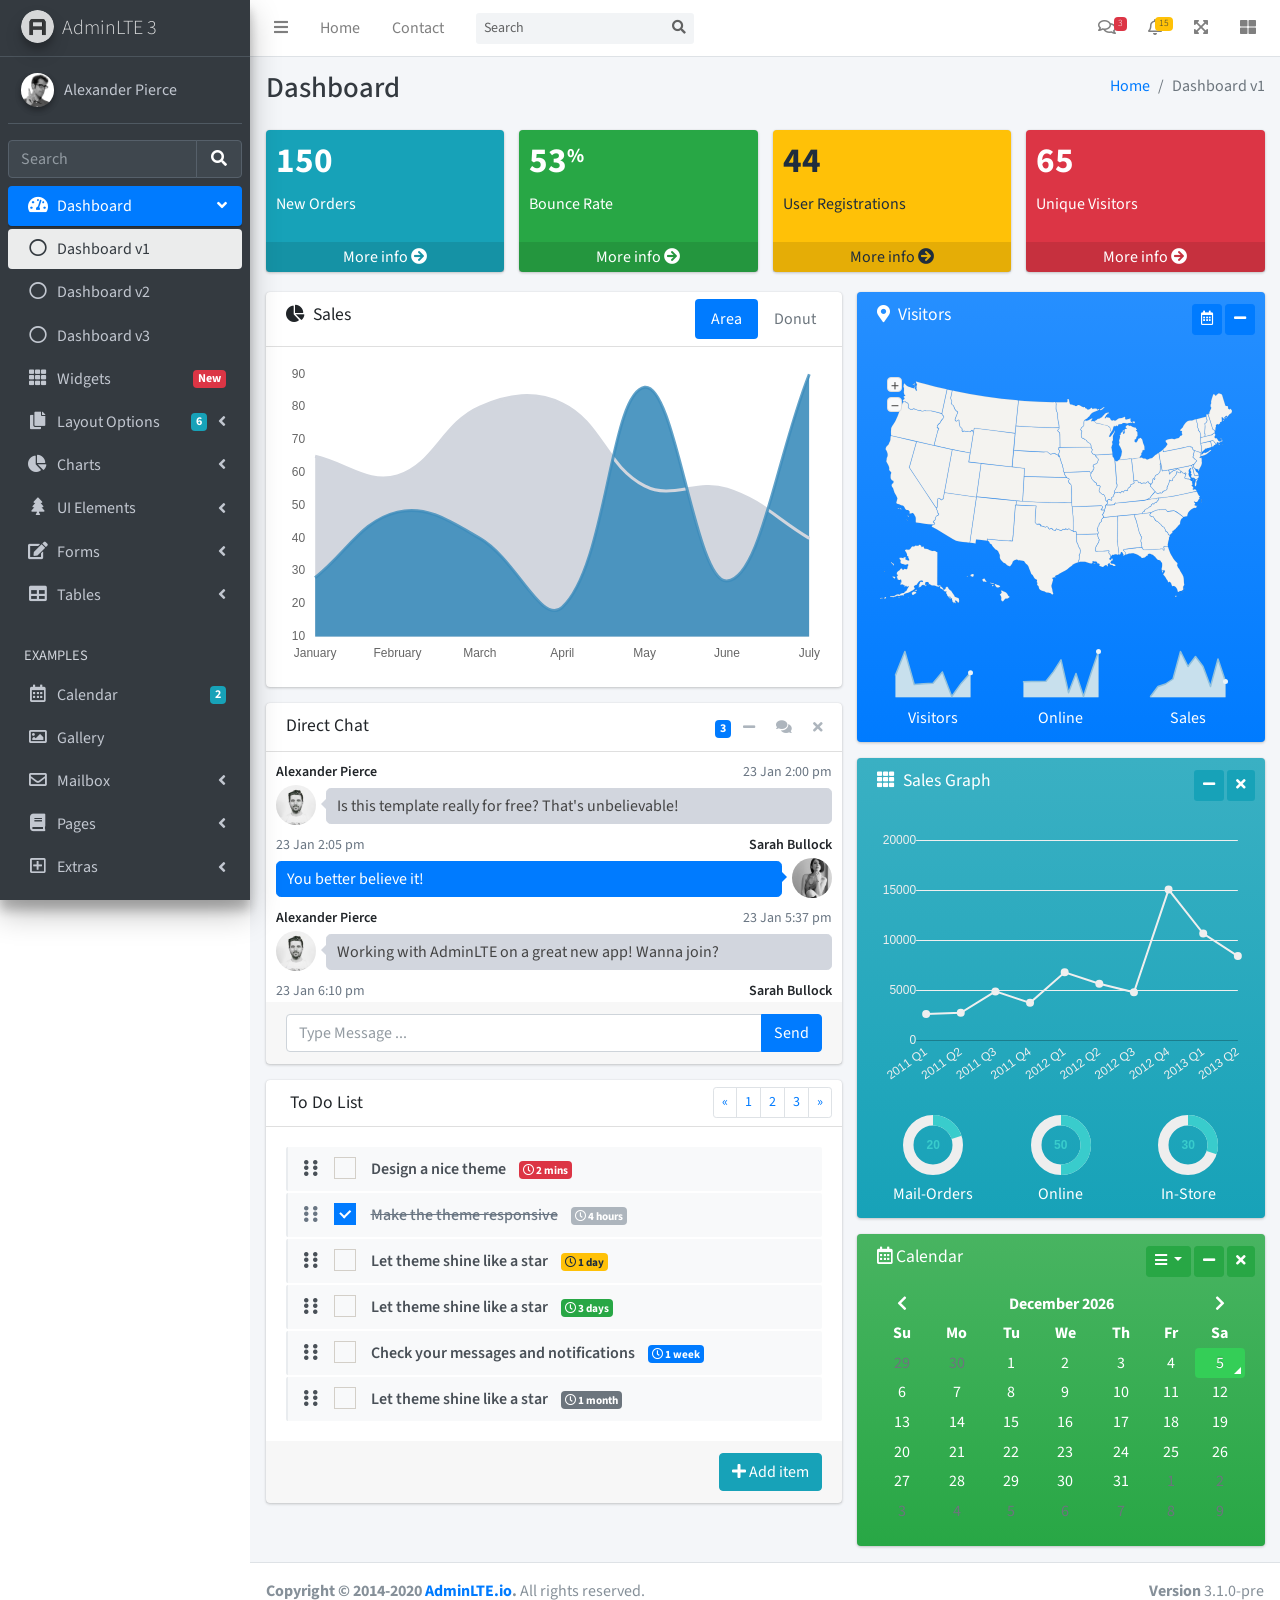
<file: AdminLTE-master/index.html>
<!DOCTYPE html>
<html lang="en">
<head>
  <meta charset="utf-8">
  <meta name="viewport" content="width=device-width, initial-scale=1">
  <title>AdminLTE 3 | Dashboard</title>

  <!-- Google Font: Source Sans Pro -->
  <link rel="stylesheet" href="https://fonts.googleapis.com/css?family=Source+Sans+Pro:300,400,400i,700&display=fallback">
  <!-- Font Awesome -->
  <link rel="stylesheet" href="plugins/fontawesome-free/css/all.min.css">
  <!-- Ionicons -->
  <link rel="stylesheet" href="https://code.ionicframework.com/ionicons/2.0.1/css/ionicons.min.css">
  <!-- Tempusdominus Bootstrap 4 -->
  <link rel="stylesheet" href="plugins/tempusdominus-bootstrap-4/css/tempusdominus-bootstrap-4.min.css">
  <!-- iCheck -->
  <link rel="stylesheet" href="plugins/icheck-bootstrap/icheck-bootstrap.min.css">
  <!-- JQVMap -->
  <link rel="stylesheet" href="plugins/jqvmap/jqvmap.min.css">
  <!-- Theme style -->
  <link rel="stylesheet" href="dist/css/adminlte.min.css">
  <!-- overlayScrollbars -->
  <link rel="stylesheet" href="plugins/overlayScrollbars/css/OverlayScrollbars.min.css">
  <!-- Daterange picker -->
  <link rel="stylesheet" href="plugins/daterangepicker/daterangepicker.css">
  <!-- summernote -->
  <link rel="stylesheet" href="plugins/summernote/summernote-bs4.min.css">
</head>
<body class="hold-transition sidebar-mini layout-fixed">
<div class="wrapper">

  <!-- Navbar -->
  <nav class="main-header navbar navbar-expand navbar-white navbar-light">
    <!-- Left navbar links -->
    <ul class="navbar-nav">
      <li class="nav-item">
        <a class="nav-link" data-widget="pushmenu" href="#" role="button"><i class="fas fa-bars"></i></a>
      </li>
      <li class="nav-item d-none d-sm-inline-block">
        <a href="index3.html" class="nav-link">Home</a>
      </li>
      <li class="nav-item d-none d-sm-inline-block">
        <a href="#" class="nav-link">Contact</a>
      </li>
    </ul>

    <!-- SEARCH FORM -->
    <form class="form-inline ml-3">
      <div class="input-group input-group-sm">
        <input class="form-control form-control-navbar" type="search" placeholder="Search" aria-label="Search">
        <div class="input-group-append">
          <button class="btn btn-navbar" type="submit">
            <i class="fas fa-search"></i>
          </button>
        </div>
      </div>
    </form>

    <!-- Right navbar links -->
    <ul class="navbar-nav ml-auto">
      <!-- Messages Dropdown Menu -->
      <li class="nav-item dropdown">
        <a class="nav-link" data-toggle="dropdown" href="#">
          <i class="far fa-comments"></i>
          <span class="badge badge-danger navbar-badge">3</span>
        </a>
        <div class="dropdown-menu dropdown-menu-lg dropdown-menu-right">
          <a href="#" class="dropdown-item">
            <!-- Message Start -->
            <div class="media">
              <img src="dist/img/user1-128x128.jpg" alt="User Avatar" class="img-size-50 mr-3 img-circle">
              <div class="media-body">
                <h3 class="dropdown-item-title">
                  Brad Diesel
                  <span class="float-right text-sm text-danger"><i class="fas fa-star"></i></span>
                </h3>
                <p class="text-sm">Call me whenever you can...</p>
                <p class="text-sm text-muted"><i class="far fa-clock mr-1"></i> 4 Hours Ago</p>
              </div>
            </div>
            <!-- Message End -->
          </a>
          <div class="dropdown-divider"></div>
          <a href="#" class="dropdown-item">
            <!-- Message Start -->
            <div class="media">
              <img src="dist/img/user8-128x128.jpg" alt="User Avatar" class="img-size-50 img-circle mr-3">
              <div class="media-body">
                <h3 class="dropdown-item-title">
                  John Pierce
                  <span class="float-right text-sm text-muted"><i class="fas fa-star"></i></span>
                </h3>
                <p class="text-sm">I got your message bro</p>
                <p class="text-sm text-muted"><i class="far fa-clock mr-1"></i> 4 Hours Ago</p>
              </div>
            </div>
            <!-- Message End -->
          </a>
          <div class="dropdown-divider"></div>
          <a href="#" class="dropdown-item">
            <!-- Message Start -->
            <div class="media">
              <img src="dist/img/user3-128x128.jpg" alt="User Avatar" class="img-size-50 img-circle mr-3">
              <div class="media-body">
                <h3 class="dropdown-item-title">
                  Nora Silvester
                  <span class="float-right text-sm text-warning"><i class="fas fa-star"></i></span>
                </h3>
                <p class="text-sm">The subject goes here</p>
                <p class="text-sm text-muted"><i class="far fa-clock mr-1"></i> 4 Hours Ago</p>
              </div>
            </div>
            <!-- Message End -->
          </a>
          <div class="dropdown-divider"></div>
          <a href="#" class="dropdown-item dropdown-footer">See All Messages</a>
        </div>
      </li>
      <!-- Notifications Dropdown Menu -->
      <li class="nav-item dropdown">
        <a class="nav-link" data-toggle="dropdown" href="#">
          <i class="far fa-bell"></i>
          <span class="badge badge-warning navbar-badge">15</span>
        </a>
        <div class="dropdown-menu dropdown-menu-lg dropdown-menu-right">
          <span class="dropdown-item dropdown-header">15 Notifications</span>
          <div class="dropdown-divider"></div>
          <a href="#" class="dropdown-item">
            <i class="fas fa-envelope mr-2"></i> 4 new messages
            <span class="float-right text-muted text-sm">3 mins</span>
          </a>
          <div class="dropdown-divider"></div>
          <a href="#" class="dropdown-item">
            <i class="fas fa-users mr-2"></i> 8 friend requests
            <span class="float-right text-muted text-sm">12 hours</span>
          </a>
          <div class="dropdown-divider"></div>
          <a href="#" class="dropdown-item">
            <i class="fas fa-file mr-2"></i> 3 new reports
            <span class="float-right text-muted text-sm">2 days</span>
          </a>
          <div class="dropdown-divider"></div>
          <a href="#" class="dropdown-item dropdown-footer">See All Notifications</a>
        </div>
      </li>
      <li class="nav-item">
        <a class="nav-link" data-widget="fullscreen" href="#" role="button">
          <i class="fas fa-expand-arrows-alt"></i>
        </a>
      </li>
      <li class="nav-item">
        <a class="nav-link" data-widget="control-sidebar" data-slide="true" href="#" role="button">
          <i class="fas fa-th-large"></i>
        </a>
      </li>
    </ul>
  </nav>
  <!-- /.navbar -->

  <!-- Main Sidebar Container -->
  <aside class="main-sidebar sidebar-dark-primary elevation-4">
    <!-- Brand Logo -->
    <a href="index3.html" class="brand-link">
      <img src="dist/img/AdminLTELogo.png" alt="AdminLTE Logo" class="brand-image img-circle elevation-3" style="opacity: .8">
      <span class="brand-text font-weight-light">AdminLTE 3</span>
    </a>

    <!-- Sidebar -->
    <div class="sidebar">
      <!-- Sidebar user panel (optional) -->
      <div class="user-panel mt-3 pb-3 mb-3 d-flex">
        <div class="image">
          <img src="dist/img/user2-160x160.jpg" class="img-circle elevation-2" alt="User Image">
        </div>
        <div class="info">
          <a href="#" class="d-block">Alexander Pierce</a>
        </div>
      </div>

      <!-- SidebarSearch Form -->
      <div class="form-inline">
        <div class="input-group" data-widget="sidebar-search">
          <input class="form-control form-control-sidebar" type="search" placeholder="Search" aria-label="Search">
          <div class="input-group-append">
            <button class="btn btn-sidebar">
              <i class="fas fa-search fa-fw"></i>
            </button>
          </div>
        </div>
      </div>

      <!-- Sidebar Menu -->
      <nav class="mt-2">
        <ul class="nav nav-pills nav-sidebar flex-column" data-widget="treeview" role="menu" data-accordion="false">
          <!-- Add icons to the links using the .nav-icon class
               with font-awesome or any other icon font library -->
          <li class="nav-item menu-open">
            <a href="#" class="nav-link active">
              <i class="nav-icon fas fa-tachometer-alt"></i>
              <p>
                Dashboard
                <i class="right fas fa-angle-left"></i>
              </p>
            </a>
            <ul class="nav nav-treeview">
              <li class="nav-item">
                <a href="./index.html" class="nav-link active">
                  <i class="far fa-circle nav-icon"></i>
                  <p>Dashboard v1</p>
                </a>
              </li>
              <li class="nav-item">
                <a href="./index2.html" class="nav-link">
                  <i class="far fa-circle nav-icon"></i>
                  <p>Dashboard v2</p>
                </a>
              </li>
              <li class="nav-item">
                <a href="./index3.html" class="nav-link">
                  <i class="far fa-circle nav-icon"></i>
                  <p>Dashboard v3</p>
                </a>
              </li>
            </ul>
          </li>
          <li class="nav-item">
            <a href="pages/widgets.html" class="nav-link">
              <i class="nav-icon fas fa-th"></i>
              <p>
                Widgets
                <span class="right badge badge-danger">New</span>
              </p>
            </a>
          </li>
          <li class="nav-item">
            <a href="#" class="nav-link">
              <i class="nav-icon fas fa-copy"></i>
              <p>
                Layout Options
                <i class="fas fa-angle-left right"></i>
                <span class="badge badge-info right">6</span>
              </p>
            </a>
            <ul class="nav nav-treeview">
              <li class="nav-item">
                <a href="pages/layout/top-nav.html" class="nav-link">
                  <i class="far fa-circle nav-icon"></i>
                  <p>Top Navigation</p>
                </a>
              </li>
              <li class="nav-item">
                <a href="pages/layout/top-nav-sidebar.html" class="nav-link">
                  <i class="far fa-circle nav-icon"></i>
                  <p>Top Navigation + Sidebar</p>
                </a>
              </li>
              <li class="nav-item">
                <a href="pages/layout/boxed.html" class="nav-link">
                  <i class="far fa-circle nav-icon"></i>
                  <p>Boxed</p>
                </a>
              </li>
              <li class="nav-item">
                <a href="pages/layout/fixed-sidebar.html" class="nav-link">
                  <i class="far fa-circle nav-icon"></i>
                  <p>Fixed Sidebar</p>
                </a>
              </li>
              <li class="nav-item">
                <a href="pages/layout/fixed-sidebar-custom.html" class="nav-link">
                  <i class="far fa-circle nav-icon"></i>
                  <p>Fixed Sidebar <small>+ Custom Area</small></p>
                </a>
              </li>
              <li class="nav-item">
                <a href="pages/layout/fixed-topnav.html" class="nav-link">
                  <i class="far fa-circle nav-icon"></i>
                  <p>Fixed Navbar</p>
                </a>
              </li>
              <li class="nav-item">
                <a href="pages/layout/fixed-footer.html" class="nav-link">
                  <i class="far fa-circle nav-icon"></i>
                  <p>Fixed Footer</p>
                </a>
              </li>
              <li class="nav-item">
                <a href="pages/layout/collapsed-sidebar.html" class="nav-link">
                  <i class="far fa-circle nav-icon"></i>
                  <p>Collapsed Sidebar</p>
                </a>
              </li>
            </ul>
          </li>
          <li class="nav-item">
            <a href="#" class="nav-link">
              <i class="nav-icon fas fa-chart-pie"></i>
              <p>
                Charts
                <i class="right fas fa-angle-left"></i>
              </p>
            </a>
            <ul class="nav nav-treeview">
              <li class="nav-item">
                <a href="pages/charts/chartjs.html" class="nav-link">
                  <i class="far fa-circle nav-icon"></i>
                  <p>ChartJS</p>
                </a>
              </li>
              <li class="nav-item">
                <a href="pages/charts/flot.html" class="nav-link">
                  <i class="far fa-circle nav-icon"></i>
                  <p>Flot</p>
                </a>
              </li>
              <li class="nav-item">
                <a href="pages/charts/inline.html" class="nav-link">
                  <i class="far fa-circle nav-icon"></i>
                  <p>Inline</p>
                </a>
              </li>
            </ul>
          </li>
          <li class="nav-item">
            <a href="#" class="nav-link">
              <i class="nav-icon fas fa-tree"></i>
              <p>
                UI Elements
                <i class="fas fa-angle-left right"></i>
              </p>
            </a>
            <ul class="nav nav-treeview">
              <li class="nav-item">
                <a href="pages/UI/general.html" class="nav-link">
                  <i class="far fa-circle nav-icon"></i>
                  <p>General</p>
                </a>
              </li>
              <li class="nav-item">
                <a href="pages/UI/icons.html" class="nav-link">
                  <i class="far fa-circle nav-icon"></i>
                  <p>Icons</p>
                </a>
              </li>
              <li class="nav-item">
                <a href="pages/UI/buttons.html" class="nav-link">
                  <i class="far fa-circle nav-icon"></i>
                  <p>Buttons</p>
                </a>
              </li>
              <li class="nav-item">
                <a href="pages/UI/sliders.html" class="nav-link">
                  <i class="far fa-circle nav-icon"></i>
                  <p>Sliders</p>
                </a>
              </li>
              <li class="nav-item">
                <a href="pages/UI/modals.html" class="nav-link">
                  <i class="far fa-circle nav-icon"></i>
                  <p>Modals & Alerts</p>
                </a>
              </li>
              <li class="nav-item">
                <a href="pages/UI/navbar.html" class="nav-link">
                  <i class="far fa-circle nav-icon"></i>
                  <p>Navbar & Tabs</p>
                </a>
              </li>
              <li class="nav-item">
                <a href="pages/UI/timeline.html" class="nav-link">
                  <i class="far fa-circle nav-icon"></i>
                  <p>Timeline</p>
                </a>
              </li>
              <li class="nav-item">
                <a href="pages/UI/ribbons.html" class="nav-link">
                  <i class="far fa-circle nav-icon"></i>
                  <p>Ribbons</p>
                </a>
              </li>
            </ul>
          </li>
          <li class="nav-item">
            <a href="#" class="nav-link">
              <i class="nav-icon fas fa-edit"></i>
              <p>
                Forms
                <i class="fas fa-angle-left right"></i>
              </p>
            </a>
            <ul class="nav nav-treeview">
              <li class="nav-item">
                <a href="pages/forms/general.html" class="nav-link">
                  <i class="far fa-circle nav-icon"></i>
                  <p>General Elements</p>
                </a>
              </li>
              <li class="nav-item">
                <a href="pages/forms/advanced.html" class="nav-link">
                  <i class="far fa-circle nav-icon"></i>
                  <p>Advanced Elements</p>
                </a>
              </li>
              <li class="nav-item">
                <a href="pages/forms/editors.html" class="nav-link">
                  <i class="far fa-circle nav-icon"></i>
                  <p>Editors</p>
                </a>
              </li>
              <li class="nav-item">
                <a href="pages/forms/validation.html" class="nav-link">
                  <i class="far fa-circle nav-icon"></i>
                  <p>Validation</p>
                </a>
              </li>
            </ul>
          </li>
          <li class="nav-item">
            <a href="#" class="nav-link">
              <i class="nav-icon fas fa-table"></i>
              <p>
                Tables
                <i class="fas fa-angle-left right"></i>
              </p>
            </a>
            <ul class="nav nav-treeview">
              <li class="nav-item">
                <a href="pages/tables/simple.html" class="nav-link">
                  <i class="far fa-circle nav-icon"></i>
                  <p>Simple Tables</p>
                </a>
              </li>
              <li class="nav-item">
                <a href="pages/tables/data.html" class="nav-link">
                  <i class="far fa-circle nav-icon"></i>
                  <p>DataTables</p>
                </a>
              </li>
              <li class="nav-item">
                <a href="pages/tables/jsgrid.html" class="nav-link">
                  <i class="far fa-circle nav-icon"></i>
                  <p>jsGrid</p>
                </a>
              </li>
            </ul>
          </li>
          <li class="nav-header">EXAMPLES</li>
          <li class="nav-item">
            <a href="pages/calendar.html" class="nav-link">
              <i class="nav-icon far fa-calendar-alt"></i>
              <p>
                Calendar
                <span class="badge badge-info right">2</span>
              </p>
            </a>
          </li>
          <li class="nav-item">
            <a href="pages/gallery.html" class="nav-link">
              <i class="nav-icon far fa-image"></i>
              <p>
                Gallery
              </p>
            </a>
          </li>
          <li class="nav-item">
            <a href="#" class="nav-link">
              <i class="nav-icon far fa-envelope"></i>
              <p>
                Mailbox
                <i class="fas fa-angle-left right"></i>
              </p>
            </a>
            <ul class="nav nav-treeview">
              <li class="nav-item">
                <a href="pages/mailbox/mailbox.html" class="nav-link">
                  <i class="far fa-circle nav-icon"></i>
                  <p>Inbox</p>
                </a>
              </li>
              <li class="nav-item">
                <a href="pages/mailbox/compose.html" class="nav-link">
                  <i class="far fa-circle nav-icon"></i>
                  <p>Compose</p>
                </a>
              </li>
              <li class="nav-item">
                <a href="pages/mailbox/read-mail.html" class="nav-link">
                  <i class="far fa-circle nav-icon"></i>
                  <p>Read</p>
                </a>
              </li>
            </ul>
          </li>
          <li class="nav-item">
            <a href="#" class="nav-link">
              <i class="nav-icon fas fa-book"></i>
              <p>
                Pages
                <i class="fas fa-angle-left right"></i>
              </p>
            </a>
            <ul class="nav nav-treeview">
              <li class="nav-item">
                <a href="pages/examples/invoice.html" class="nav-link">
                  <i class="far fa-circle nav-icon"></i>
                  <p>Invoice</p>
                </a>
              </li>
              <li class="nav-item">
                <a href="pages/examples/profile.html" class="nav-link">
                  <i class="far fa-circle nav-icon"></i>
                  <p>Profile</p>
                </a>
              </li>
              <li class="nav-item">
                <a href="pages/examples/e-commerce.html" class="nav-link">
                  <i class="far fa-circle nav-icon"></i>
                  <p>E-commerce</p>
                </a>
              </li>
              <li class="nav-item">
                <a href="pages/examples/projects.html" class="nav-link">
                  <i class="far fa-circle nav-icon"></i>
                  <p>Projects</p>
                </a>
              </li>
              <li class="nav-item">
                <a href="pages/examples/project-add.html" class="nav-link">
                  <i class="far fa-circle nav-icon"></i>
                  <p>Project Add</p>
                </a>
              </li>
              <li class="nav-item">
                <a href="pages/examples/project-edit.html" class="nav-link">
                  <i class="far fa-circle nav-icon"></i>
                  <p>Project Edit</p>
                </a>
              </li>
              <li class="nav-item">
                <a href="pages/examples/project-detail.html" class="nav-link">
                  <i class="far fa-circle nav-icon"></i>
                  <p>Project Detail</p>
                </a>
              </li>
              <li class="nav-item">
                <a href="pages/examples/contacts.html" class="nav-link">
                  <i class="far fa-circle nav-icon"></i>
                  <p>Contacts</p>
                </a>
              </li>
            </ul>
          </li>
          <li class="nav-item">
            <a href="#" class="nav-link">
              <i class="nav-icon far fa-plus-square"></i>
              <p>
                Extras
                <i class="fas fa-angle-left right"></i>
              </p>
            </a>
            <ul class="nav nav-treeview">
              <li class="nav-item">
                <a href="pages/examples/login.html" class="nav-link">
                  <i class="far fa-circle nav-icon"></i>
                  <p>Login</p>
                </a>
              </li>
              <li class="nav-item">
                <a href="pages/examples/register.html" class="nav-link">
                  <i class="far fa-circle nav-icon"></i>
                  <p>Register</p>
                </a>
              </li>
              <li class="nav-item">
                <a href="pages/examples/forgot-password.html" class="nav-link">
                  <i class="far fa-circle nav-icon"></i>
                  <p>Forgot Password</p>
                </a>
              </li>
              <li class="nav-item">
                <a href="pages/examples/recover-password.html" class="nav-link">
                  <i class="far fa-circle nav-icon"></i>
                  <p>Recover Password</p>
                </a>
              </li>
              <li class="nav-item">
                <a href="pages/examples/lockscreen.html" class="nav-link">
                  <i class="far fa-circle nav-icon"></i>
                  <p>Lockscreen</p>
                </a>
              </li>
              <li class="nav-item">
                <a href="pages/examples/legacy-user-menu.html" class="nav-link">
                  <i class="far fa-circle nav-icon"></i>
                  <p>Legacy User Menu</p>
                </a>
              </li>
              <li class="nav-item">
                <a href="pages/examples/language-menu.html" class="nav-link">
                  <i class="far fa-circle nav-icon"></i>
                  <p>Language Menu</p>
                </a>
              </li>
              <li class="nav-item">
                <a href="pages/examples/404.html" class="nav-link">
                  <i class="far fa-circle nav-icon"></i>
                  <p>Error 404</p>
                </a>
              </li>
              <li class="nav-item">
                <a href="pages/examples/500.html" class="nav-link">
                  <i class="far fa-circle nav-icon"></i>
                  <p>Error 500</p>
                </a>
              </li>
              <li class="nav-item">
                <a href="pages/examples/pace.html" class="nav-link">
                  <i class="far fa-circle nav-icon"></i>
                  <p>Pace</p>
                </a>
              </li>
              <li class="nav-item">
                <a href="pages/examples/blank.html" class="nav-link">
                  <i class="far fa-circle nav-icon"></i>
                  <p>Blank Page</p>
                </a>
              </li>
              <li class="nav-item">
                <a href="starter.html" class="nav-link">
                  <i class="far fa-circle nav-icon"></i>
                  <p>Starter Page</p>
                </a>
              </li>
            </ul>
          </li>
          <li class="nav-header">MISCELLANEOUS</li>
          <li class="nav-item">
            <a href="https://adminlte.io/docs/3.0/" class="nav-link">
              <i class="nav-icon fas fa-file"></i>
              <p>Documentation</p>
            </a>
          </li>
          <li class="nav-header">MULTI LEVEL EXAMPLE</li>
          <li class="nav-item">
            <a href="#" class="nav-link">
              <i class="fas fa-circle nav-icon"></i>
              <p>Level 1</p>
            </a>
          </li>
          <li class="nav-item">
            <a href="#" class="nav-link">
              <i class="nav-icon fas fa-circle"></i>
              <p>
                Level 1
                <i class="right fas fa-angle-left"></i>
              </p>
            </a>
            <ul class="nav nav-treeview">
              <li class="nav-item">
                <a href="#" class="nav-link">
                  <i class="far fa-circle nav-icon"></i>
                  <p>Level 2</p>
                </a>
              </li>
              <li class="nav-item">
                <a href="#" class="nav-link">
                  <i class="far fa-circle nav-icon"></i>
                  <p>
                    Level 2
                    <i class="right fas fa-angle-left"></i>
                  </p>
                </a>
                <ul class="nav nav-treeview">
                  <li class="nav-item">
                    <a href="#" class="nav-link">
                      <i class="far fa-dot-circle nav-icon"></i>
                      <p>Level 3</p>
                    </a>
                  </li>
                  <li class="nav-item">
                    <a href="#" class="nav-link">
                      <i class="far fa-dot-circle nav-icon"></i>
                      <p>Level 3</p>
                    </a>
                  </li>
                  <li class="nav-item">
                    <a href="#" class="nav-link">
                      <i class="far fa-dot-circle nav-icon"></i>
                      <p>Level 3</p>
                    </a>
                  </li>
                </ul>
              </li>
              <li class="nav-item">
                <a href="#" class="nav-link">
                  <i class="far fa-circle nav-icon"></i>
                  <p>Level 2</p>
                </a>
              </li>
            </ul>
          </li>
          <li class="nav-item">
            <a href="#" class="nav-link">
              <i class="fas fa-circle nav-icon"></i>
              <p>Level 1</p>
            </a>
          </li>
          <li class="nav-header">LABELS</li>
          <li class="nav-item">
            <a href="#" class="nav-link">
              <i class="nav-icon far fa-circle text-danger"></i>
              <p class="text">Important</p>
            </a>
          </li>
          <li class="nav-item">
            <a href="#" class="nav-link">
              <i class="nav-icon far fa-circle text-warning"></i>
              <p>Warning</p>
            </a>
          </li>
          <li class="nav-item">
            <a href="#" class="nav-link">
              <i class="nav-icon far fa-circle text-info"></i>
              <p>Informational</p>
            </a>
          </li>
        </ul>
      </nav>
      <!-- /.sidebar-menu -->
    </div>
    <!-- /.sidebar -->
  </aside>

  <!-- Content Wrapper. Contains page content -->
  <div class="content-wrapper">
    <!-- Content Header (Page header) -->
    <div class="content-header">
      <div class="container-fluid">
        <div class="row mb-2">
          <div class="col-sm-6">
            <h1 class="m-0 text-dark">Dashboard</h1>
          </div><!-- /.col -->
          <div class="col-sm-6">
            <ol class="breadcrumb float-sm-right">
              <li class="breadcrumb-item"><a href="#">Home</a></li>
              <li class="breadcrumb-item active">Dashboard v1</li>
            </ol>
          </div><!-- /.col -->
        </div><!-- /.row -->
      </div><!-- /.container-fluid -->
    </div>
    <!-- /.content-header -->

    <!-- Main content -->
    <section class="content">
      <div class="container-fluid">
        <!-- Small boxes (Stat box) -->
        <div class="row">
          <div class="col-lg-3 col-6">
            <!-- small box -->
            <div class="small-box bg-info">
              <div class="inner">
                <h3>150</h3>

                <p>New Orders</p>
              </div>
              <div class="icon">
                <i class="ion ion-bag"></i>
              </div>
              <a href="#" class="small-box-footer">More info <i class="fas fa-arrow-circle-right"></i></a>
            </div>
          </div>
          <!-- ./col -->
          <div class="col-lg-3 col-6">
            <!-- small box -->
            <div class="small-box bg-success">
              <div class="inner">
                <h3>53<sup style="font-size: 20px">%</sup></h3>

                <p>Bounce Rate</p>
              </div>
              <div class="icon">
                <i class="ion ion-stats-bars"></i>
              </div>
              <a href="#" class="small-box-footer">More info <i class="fas fa-arrow-circle-right"></i></a>
            </div>
          </div>
          <!-- ./col -->
          <div class="col-lg-3 col-6">
            <!-- small box -->
            <div class="small-box bg-warning">
              <div class="inner">
                <h3>44</h3>

                <p>User Registrations</p>
              </div>
              <div class="icon">
                <i class="ion ion-person-add"></i>
              </div>
              <a href="#" class="small-box-footer">More info <i class="fas fa-arrow-circle-right"></i></a>
            </div>
          </div>
          <!-- ./col -->
          <div class="col-lg-3 col-6">
            <!-- small box -->
            <div class="small-box bg-danger">
              <div class="inner">
                <h3>65</h3>

                <p>Unique Visitors</p>
              </div>
              <div class="icon">
                <i class="ion ion-pie-graph"></i>
              </div>
              <a href="#" class="small-box-footer">More info <i class="fas fa-arrow-circle-right"></i></a>
            </div>
          </div>
          <!-- ./col -->
        </div>
        <!-- /.row -->
        <!-- Main row -->
        <div class="row">
          <!-- Left col -->
          <section class="col-lg-7 connectedSortable">
            <!-- Custom tabs (Charts with tabs)-->
            <div class="card">
              <div class="card-header">
                <h3 class="card-title">
                  <i class="fas fa-chart-pie mr-1"></i>
                  Sales
                </h3>
                <div class="card-tools">
                  <ul class="nav nav-pills ml-auto">
                    <li class="nav-item">
                      <a class="nav-link active" href="#revenue-chart" data-toggle="tab">Area</a>
                    </li>
                    <li class="nav-item">
                      <a class="nav-link" href="#sales-chart" data-toggle="tab">Donut</a>
                    </li>
                  </ul>
                </div>
              </div><!-- /.card-header -->
              <div class="card-body">
                <div class="tab-content p-0">
                  <!-- Morris chart - Sales -->
                  <div class="chart tab-pane active" id="revenue-chart"
                       style="position: relative; height: 300px;">
                      <canvas id="revenue-chart-canvas" height="300" style="height: 300px;"></canvas>
                   </div>
                  <div class="chart tab-pane" id="sales-chart" style="position: relative; height: 300px;">
                    <canvas id="sales-chart-canvas" height="300" style="height: 300px;"></canvas>
                  </div>
                </div>
              </div><!-- /.card-body -->
            </div>
            <!-- /.card -->

            <!-- DIRECT CHAT -->
            <div class="card direct-chat direct-chat-primary">
              <div class="card-header">
                <h3 class="card-title">Direct Chat</h3>

                <div class="card-tools">
                  <span title="3 New Messages" class="badge badge-primary">3</span>
                  <button type="button" class="btn btn-tool" data-card-widget="collapse">
                    <i class="fas fa-minus"></i>
                  </button>
                  <button type="button" class="btn btn-tool" title="Contacts" data-widget="chat-pane-toggle">
                    <i class="fas fa-comments"></i>
                  </button>
                  <button type="button" class="btn btn-tool" data-card-widget="remove">
                    <i class="fas fa-times"></i>
                  </button>
                </div>
              </div>
              <!-- /.card-header -->
              <div class="card-body">
                <!-- Conversations are loaded here -->
                <div class="direct-chat-messages">
                  <!-- Message. Default to the left -->
                  <div class="direct-chat-msg">
                    <div class="direct-chat-infos clearfix">
                      <span class="direct-chat-name float-left">Alexander Pierce</span>
                      <span class="direct-chat-timestamp float-right">23 Jan 2:00 pm</span>
                    </div>
                    <!-- /.direct-chat-infos -->
                    <img class="direct-chat-img" src="dist/img/user1-128x128.jpg" alt="message user image">
                    <!-- /.direct-chat-img -->
                    <div class="direct-chat-text">
                      Is this template really for free? That's unbelievable!
                    </div>
                    <!-- /.direct-chat-text -->
                  </div>
                  <!-- /.direct-chat-msg -->

                  <!-- Message to the right -->
                  <div class="direct-chat-msg right">
                    <div class="direct-chat-infos clearfix">
                      <span class="direct-chat-name float-right">Sarah Bullock</span>
                      <span class="direct-chat-timestamp float-left">23 Jan 2:05 pm</span>
                    </div>
                    <!-- /.direct-chat-infos -->
                    <img class="direct-chat-img" src="dist/img/user3-128x128.jpg" alt="message user image">
                    <!-- /.direct-chat-img -->
                    <div class="direct-chat-text">
                      You better believe it!
                    </div>
                    <!-- /.direct-chat-text -->
                  </div>
                  <!-- /.direct-chat-msg -->

                  <!-- Message. Default to the left -->
                  <div class="direct-chat-msg">
                    <div class="direct-chat-infos clearfix">
                      <span class="direct-chat-name float-left">Alexander Pierce</span>
                      <span class="direct-chat-timestamp float-right">23 Jan 5:37 pm</span>
                    </div>
                    <!-- /.direct-chat-infos -->
                    <img class="direct-chat-img" src="dist/img/user1-128x128.jpg" alt="message user image">
                    <!-- /.direct-chat-img -->
                    <div class="direct-chat-text">
                      Working with AdminLTE on a great new app! Wanna join?
                    </div>
                    <!-- /.direct-chat-text -->
                  </div>
                  <!-- /.direct-chat-msg -->

                  <!-- Message to the right -->
                  <div class="direct-chat-msg right">
                    <div class="direct-chat-infos clearfix">
                      <span class="direct-chat-name float-right">Sarah Bullock</span>
                      <span class="direct-chat-timestamp float-left">23 Jan 6:10 pm</span>
                    </div>
                    <!-- /.direct-chat-infos -->
                    <img class="direct-chat-img" src="dist/img/user3-128x128.jpg" alt="message user image">
                    <!-- /.direct-chat-img -->
                    <div class="direct-chat-text">
                      I would love to.
                    </div>
                    <!-- /.direct-chat-text -->
                  </div>
                  <!-- /.direct-chat-msg -->

                </div>
                <!--/.direct-chat-messages-->

                <!-- Contacts are loaded here -->
                <div class="direct-chat-contacts">
                  <ul class="contacts-list">
                    <li>
                      <a href="#">
                        <img class="contacts-list-img" src="dist/img/user1-128x128.jpg" alt="User Avatar">

                        <div class="contacts-list-info">
                          <span class="contacts-list-name">
                            Count Dracula
                            <small class="contacts-list-date float-right">2/28/2015</small>
                          </span>
                          <span class="contacts-list-msg">How have you been? I was...</span>
                        </div>
                        <!-- /.contacts-list-info -->
                      </a>
                    </li>
                    <!-- End Contact Item -->
                    <li>
                      <a href="#">
                        <img class="contacts-list-img" src="dist/img/user7-128x128.jpg" alt="User Avatar">

                        <div class="contacts-list-info">
                          <span class="contacts-list-name">
                            Sarah Doe
                            <small class="contacts-list-date float-right">2/23/2015</small>
                          </span>
                          <span class="contacts-list-msg">I will be waiting for...</span>
                        </div>
                        <!-- /.contacts-list-info -->
                      </a>
                    </li>
                    <!-- End Contact Item -->
                    <li>
                      <a href="#">
                        <img class="contacts-list-img" src="dist/img/user3-128x128.jpg" alt="User Avatar">

                        <div class="contacts-list-info">
                          <span class="contacts-list-name">
                            Nadia Jolie
                            <small class="contacts-list-date float-right">2/20/2015</small>
                          </span>
                          <span class="contacts-list-msg">I'll call you back at...</span>
                        </div>
                        <!-- /.contacts-list-info -->
                      </a>
                    </li>
                    <!-- End Contact Item -->
                    <li>
                      <a href="#">
                        <img class="contacts-list-img" src="dist/img/user5-128x128.jpg" alt="User Avatar">

                        <div class="contacts-list-info">
                          <span class="contacts-list-name">
                            Nora S. Vans
                            <small class="contacts-list-date float-right">2/10/2015</small>
                          </span>
                          <span class="contacts-list-msg">Where is your new...</span>
                        </div>
                        <!-- /.contacts-list-info -->
                      </a>
                    </li>
                    <!-- End Contact Item -->
                    <li>
                      <a href="#">
                        <img class="contacts-list-img" src="dist/img/user6-128x128.jpg" alt="User Avatar">

                        <div class="contacts-list-info">
                          <span class="contacts-list-name">
                            John K.
                            <small class="contacts-list-date float-right">1/27/2015</small>
                          </span>
                          <span class="contacts-list-msg">Can I take a look at...</span>
                        </div>
                        <!-- /.contacts-list-info -->
                      </a>
                    </li>
                    <!-- End Contact Item -->
                    <li>
                      <a href="#">
                        <img class="contacts-list-img" src="dist/img/user8-128x128.jpg" alt="User Avatar">

                        <div class="contacts-list-info">
                          <span class="contacts-list-name">
                            Kenneth M.
                            <small class="contacts-list-date float-right">1/4/2015</small>
                          </span>
                          <span class="contacts-list-msg">Never mind I found...</span>
                        </div>
                        <!-- /.contacts-list-info -->
                      </a>
                    </li>
                    <!-- End Contact Item -->
                  </ul>
                  <!-- /.contacts-list -->
                </div>
                <!-- /.direct-chat-pane -->
              </div>
              <!-- /.card-body -->
              <div class="card-footer">
                <form action="#" method="post">
                  <div class="input-group">
                    <input type="text" name="message" placeholder="Type Message ..." class="form-control">
                    <span class="input-group-append">
                      <button type="button" class="btn btn-primary">Send</button>
                    </span>
                  </div>
                </form>
              </div>
              <!-- /.card-footer-->
            </div>
            <!--/.direct-chat -->

            <!-- TO DO List -->
            <div class="card">
              <div class="card-header">
                <h3 class="card-title">
                  <i class="ion ion-clipboard mr-1"></i>
                  To Do List
                </h3>

                <div class="card-tools">
                  <ul class="pagination pagination-sm">
                    <li class="page-item"><a href="#" class="page-link">&laquo;</a></li>
                    <li class="page-item"><a href="#" class="page-link">1</a></li>
                    <li class="page-item"><a href="#" class="page-link">2</a></li>
                    <li class="page-item"><a href="#" class="page-link">3</a></li>
                    <li class="page-item"><a href="#" class="page-link">&raquo;</a></li>
                  </ul>
                </div>
              </div>
              <!-- /.card-header -->
              <div class="card-body">
                <ul class="todo-list" data-widget="todo-list">
                  <li>
                    <!-- drag handle -->
                    <span class="handle">
                      <i class="fas fa-ellipsis-v"></i>
                      <i class="fas fa-ellipsis-v"></i>
                    </span>
                    <!-- checkbox -->
                    <div  class="icheck-primary d-inline ml-2">
                      <input type="checkbox" value="" name="todo1" id="todoCheck1">
                      <label for="todoCheck1"></label>
                    </div>
                    <!-- todo text -->
                    <span class="text">Design a nice theme</span>
                    <!-- Emphasis label -->
                    <small class="badge badge-danger"><i class="far fa-clock"></i> 2 mins</small>
                    <!-- General tools such as edit or delete-->
                    <div class="tools">
                      <i class="fas fa-edit"></i>
                      <i class="fas fa-trash-o"></i>
                    </div>
                  </li>
                  <li>
                    <span class="handle">
                      <i class="fas fa-ellipsis-v"></i>
                      <i class="fas fa-ellipsis-v"></i>
                    </span>
                    <div  class="icheck-primary d-inline ml-2">
                      <input type="checkbox" value="" name="todo2" id="todoCheck2" checked>
                      <label for="todoCheck2"></label>
                    </div>
                    <span class="text">Make the theme responsive</span>
                    <small class="badge badge-info"><i class="far fa-clock"></i> 4 hours</small>
                    <div class="tools">
                      <i class="fas fa-edit"></i>
                      <i class="fas fa-trash-o"></i>
                    </div>
                  </li>
                  <li>
                    <span class="handle">
                      <i class="fas fa-ellipsis-v"></i>
                      <i class="fas fa-ellipsis-v"></i>
                    </span>
                    <div  class="icheck-primary d-inline ml-2">
                      <input type="checkbox" value="" name="todo3" id="todoCheck3">
                      <label for="todoCheck3"></label>
                    </div>
                    <span class="text">Let theme shine like a star</span>
                    <small class="badge badge-warning"><i class="far fa-clock"></i> 1 day</small>
                    <div class="tools">
                      <i class="fas fa-edit"></i>
                      <i class="fas fa-trash-o"></i>
                    </div>
                  </li>
                  <li>
                    <span class="handle">
                      <i class="fas fa-ellipsis-v"></i>
                      <i class="fas fa-ellipsis-v"></i>
                    </span>
                    <div  class="icheck-primary d-inline ml-2">
                      <input type="checkbox" value="" name="todo4" id="todoCheck4">
                      <label for="todoCheck4"></label>
                    </div>
                    <span class="text">Let theme shine like a star</span>
                    <small class="badge badge-success"><i class="far fa-clock"></i> 3 days</small>
                    <div class="tools">
                      <i class="fas fa-edit"></i>
                      <i class="fas fa-trash-o"></i>
                    </div>
                  </li>
                  <li>
                    <span class="handle">
                      <i class="fas fa-ellipsis-v"></i>
                      <i class="fas fa-ellipsis-v"></i>
                    </span>
                    <div  class="icheck-primary d-inline ml-2">
                      <input type="checkbox" value="" name="todo5" id="todoCheck5">
                      <label for="todoCheck5"></label>
                    </div>
                    <span class="text">Check your messages and notifications</span>
                    <small class="badge badge-primary"><i class="far fa-clock"></i> 1 week</small>
                    <div class="tools">
                      <i class="fas fa-edit"></i>
                      <i class="fas fa-trash-o"></i>
                    </div>
                  </li>
                  <li>
                    <span class="handle">
                      <i class="fas fa-ellipsis-v"></i>
                      <i class="fas fa-ellipsis-v"></i>
                    </span>
                    <div  class="icheck-primary d-inline ml-2">
                      <input type="checkbox" value="" name="todo6" id="todoCheck6">
                      <label for="todoCheck6"></label>
                    </div>
                    <span class="text">Let theme shine like a star</span>
                    <small class="badge badge-secondary"><i class="far fa-clock"></i> 1 month</small>
                    <div class="tools">
                      <i class="fas fa-edit"></i>
                      <i class="fas fa-trash-o"></i>
                    </div>
                  </li>
                </ul>
              </div>
              <!-- /.card-body -->
              <div class="card-footer clearfix">
                <button type="button" class="btn btn-info float-right"><i class="fas fa-plus"></i> Add item</button>
              </div>
            </div>
            <!-- /.card -->
          </section>
          <!-- /.Left col -->
          <!-- right col (We are only adding the ID to make the widgets sortable)-->
          <section class="col-lg-5 connectedSortable">

            <!-- Map card -->
            <div class="card bg-gradient-primary">
              <div class="card-header border-0">
                <h3 class="card-title">
                  <i class="fas fa-map-marker-alt mr-1"></i>
                  Visitors
                </h3>
                <!-- card tools -->
                <div class="card-tools">
                  <button type="button" class="btn btn-primary btn-sm daterange" title="Date range">
                    <i class="far fa-calendar-alt"></i>
                  </button>
                  <button type="button" class="btn btn-primary btn-sm" data-card-widget="collapse" title="Collapse">
                    <i class="fas fa-minus"></i>
                  </button>
                </div>
                <!-- /.card-tools -->
              </div>
              <div class="card-body">
                <div id="world-map" style="height: 250px; width: 100%;"></div>
              </div>
              <!-- /.card-body-->
              <div class="card-footer bg-transparent">
                <div class="row">
                  <div class="col-4 text-center">
                    <div id="sparkline-1"></div>
                    <div class="text-white">Visitors</div>
                  </div>
                  <!-- ./col -->
                  <div class="col-4 text-center">
                    <div id="sparkline-2"></div>
                    <div class="text-white">Online</div>
                  </div>
                  <!-- ./col -->
                  <div class="col-4 text-center">
                    <div id="sparkline-3"></div>
                    <div class="text-white">Sales</div>
                  </div>
                  <!-- ./col -->
                </div>
                <!-- /.row -->
              </div>
            </div>
            <!-- /.card -->

            <!-- solid sales graph -->
            <div class="card bg-gradient-info">
              <div class="card-header border-0">
                <h3 class="card-title">
                  <i class="fas fa-th mr-1"></i>
                  Sales Graph
                </h3>

                <div class="card-tools">
                  <button type="button" class="btn bg-info btn-sm" data-card-widget="collapse">
                    <i class="fas fa-minus"></i>
                  </button>
                  <button type="button" class="btn bg-info btn-sm" data-card-widget="remove">
                    <i class="fas fa-times"></i>
                  </button>
                </div>
              </div>
              <div class="card-body">
                <canvas class="chart" id="line-chart" style="min-height: 250px; height: 250px; max-height: 250px; max-width: 100%;"></canvas>
              </div>
              <!-- /.card-body -->
              <div class="card-footer bg-transparent">
                <div class="row">
                  <div class="col-4 text-center">
                    <input type="text" class="knob" data-readonly="true" value="20" data-width="60" data-height="60"
                           data-fgColor="#39CCCC">

                    <div class="text-white">Mail-Orders</div>
                  </div>
                  <!-- ./col -->
                  <div class="col-4 text-center">
                    <input type="text" class="knob" data-readonly="true" value="50" data-width="60" data-height="60"
                           data-fgColor="#39CCCC">

                    <div class="text-white">Online</div>
                  </div>
                  <!-- ./col -->
                  <div class="col-4 text-center">
                    <input type="text" class="knob" data-readonly="true" value="30" data-width="60" data-height="60"
                           data-fgColor="#39CCCC">

                    <div class="text-white">In-Store</div>
                  </div>
                  <!-- ./col -->
                </div>
                <!-- /.row -->
              </div>
              <!-- /.card-footer -->
            </div>
            <!-- /.card -->

            <!-- Calendar -->
            <div class="card bg-gradient-success">
              <div class="card-header border-0">

                <h3 class="card-title">
                  <i class="far fa-calendar-alt"></i>
                  Calendar
                </h3>
                <!-- tools card -->
                <div class="card-tools">
                  <!-- button with a dropdown -->
                  <div class="btn-group">
                    <button type="button" class="btn btn-success btn-sm dropdown-toggle" data-toggle="dropdown" data-offset="-52">
                      <i class="fas fa-bars"></i>
                    </button>
                    <div class="dropdown-menu" role="menu">
                      <a href="#" class="dropdown-item">Add new event</a>
                      <a href="#" class="dropdown-item">Clear events</a>
                      <div class="dropdown-divider"></div>
                      <a href="#" class="dropdown-item">View calendar</a>
                    </div>
                  </div>
                  <button type="button" class="btn btn-success btn-sm" data-card-widget="collapse">
                    <i class="fas fa-minus"></i>
                  </button>
                  <button type="button" class="btn btn-success btn-sm" data-card-widget="remove">
                    <i class="fas fa-times"></i>
                  </button>
                </div>
                <!-- /. tools -->
              </div>
              <!-- /.card-header -->
              <div class="card-body pt-0">
                <!--The calendar -->
                <div id="calendar" style="width: 100%"></div>
              </div>
              <!-- /.card-body -->
            </div>
            <!-- /.card -->
          </section>
          <!-- right col -->
        </div>
        <!-- /.row (main row) -->
      </div><!-- /.container-fluid -->
    </section>
    <!-- /.content -->
  </div>
  <!-- /.content-wrapper -->
  <footer class="main-footer">
    <strong>Copyright &copy; 2014-2020 <a href="https://adminlte.io">AdminLTE.io</a>.</strong>
    All rights reserved.
    <div class="float-right d-none d-sm-inline-block">
      <b>Version</b> 3.1.0-pre
    </div>
  </footer>

  <!-- Control Sidebar -->
  <aside class="control-sidebar control-sidebar-dark">
    <!-- Control sidebar content goes here -->
  </aside>
  <!-- /.control-sidebar -->
</div>
<!-- ./wrapper -->

<!-- jQuery -->
<script src="plugins/jquery/jquery.min.js"></script>
<!-- jQuery UI 1.11.4 -->
<script src="plugins/jquery-ui/jquery-ui.min.js"></script>
<!-- Resolve conflict in jQuery UI tooltip with Bootstrap tooltip -->
<script>
  $.widget.bridge('uibutton', $.ui.button)
</script>
<!-- Bootstrap 4 -->
<script src="plugins/bootstrap/js/bootstrap.bundle.min.js"></script>
<!-- ChartJS -->
<script src="plugins/chart.js/Chart.min.js"></script>
<!-- Sparkline -->
<script src="plugins/sparklines/sparkline.js"></script>
<!-- JQVMap -->
<script src="plugins/jqvmap/jquery.vmap.min.js"></script>
<script src="plugins/jqvmap/maps/jquery.vmap.usa.js"></script>
<!-- jQuery Knob Chart -->
<script src="plugins/jquery-knob/jquery.knob.min.js"></script>
<!-- daterangepicker -->
<script src="plugins/moment/moment.min.js"></script>
<script src="plugins/daterangepicker/daterangepicker.js"></script>
<!-- Tempusdominus Bootstrap 4 -->
<script src="plugins/tempusdominus-bootstrap-4/js/tempusdominus-bootstrap-4.min.js"></script>
<!-- Summernote -->
<script src="plugins/summernote/summernote-bs4.min.js"></script>
<!-- overlayScrollbars -->
<script src="plugins/overlayScrollbars/js/jquery.overlayScrollbars.min.js"></script>
<!-- AdminLTE App -->
<script src="dist/js/adminlte.js"></script>
<!-- AdminLTE for demo purposes -->
<script src="dist/js/demo.js"></script>
<!-- AdminLTE dashboard demo (This is only for demo purposes) -->
<script src="dist/js/pages/dashboard.js"></script>
</body>
</html>
</file>
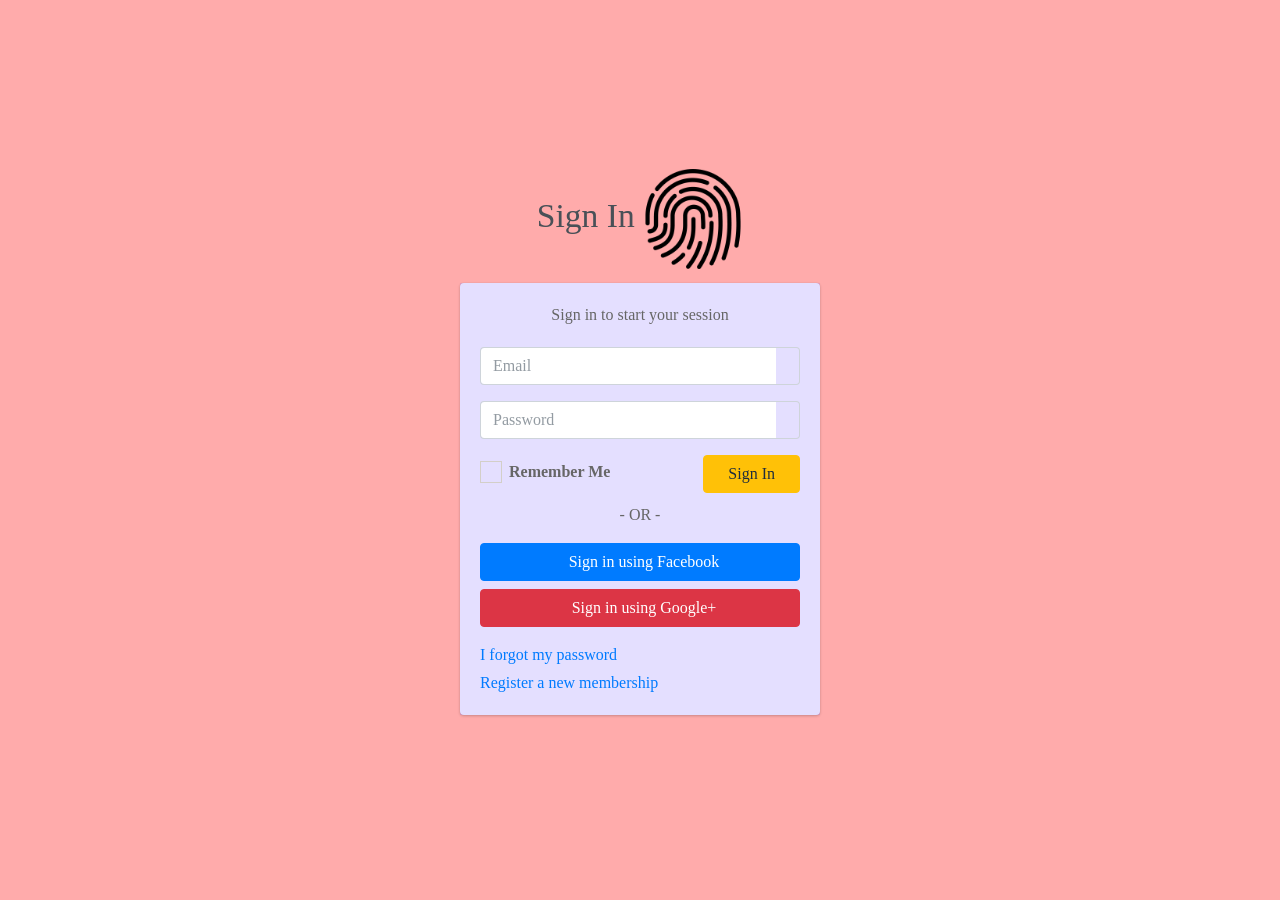
<file: public/index.html>
<!DOCTYPE html>
<html lang="en">

<head>
  <meta charset="utf-8">
  <meta name="viewport" content="width=device-width, initial-scale=1">
  <title>Chayanan | Log in</title>

  <!-- Google Font: Source Sans Pro -->
  <link rel="stylesheet"
    href="https://fonts.googleapis.com/css?family=Source+Sans+Pro:300,400,400i,700&display=fallback">
  <!-- Font Awesome -->
  <link rel="stylesheet" href="css/adminlte.min.css">
  <!-- icheck bootstrap -->
  <link rel="stylesheet" href="css/icheck-bootstrap.min.css">
  <!-- Theme style -->
  <link rel="stylesheet" href="css/adminlte.min.css">
  <link href="https://fonts.googleapis.com/css2?family=Mitr&display=swap" rel="stylesheet">

</head>

<style>
  body {
    font-family: 'Srisakdi', cursive;
  }
</style>

<body class="hold-transition login-page" style="background-color:rgba(255, 27, 27, 0.363) ;">
  <div class="login-box">
    <form action="dashboard.html" method="GET">
      <div class="login-logo">
        <a href=""><b>Sign In</b></a>
        <img src="images/fingerprint_PNG17.png" alt="" srcset=""
          class="bd-placeholder-img bd-placeholder-img-lg featurette-image img-fluid mx-auto" width="100" height="100"
          reserveAspectRatio="xMidYMid slice" focusable="false" role="img" aria-label="Placeholder: 100x100">
      </div>

      <!-- /.login-logo -->
      <div class="card">
        <div class="card-body login-card-body" style="background-color:rgba(136, 115, 255, 0.226) ;">
          <p class="login-box-msg">Sign in to start your session</p>

          <form action="dashboard.html" method="post">
            <div class="input-group mb-3">
              <input type="email" class="form-control" placeholder="Email">
              <div class="input-group-append">
                <div class="input-group-text">
                  <span class="fas fa-envelope"></span>
                </div>
              </div>
            </div>
            <div class="input-group mb-3">
              <input type="password" class="form-control" placeholder="Password">
              <div class="input-group-append">
                <div class="input-group-text">
                  <span class="fas fa-lock"></span>
                </div>
              </div>
            </div>
            <div class="row">
              <div class="col-8">
                <div class="icheck-primary">
                  <input type="checkbox" id="remember">
                  <label for="remember">
                    Remember Me
                  </label>
                </div>
              </div>
              <!-- /.col -->
              <div class="col-4">
                <button type="submit" class="btn btn-warning btn-block">Sign In</button>
              </div>
              <!-- /.col -->
            </div>
          </form>

          <div class="social-auth-links text-center mb-3">
            <p>- OR -</p>
            <a href="#" class="btn btn-block btn-primary">
              <i class="fab fa-facebook mr-2"></i> Sign in using Facebook
            </a>
            <a href="#" class="btn btn-block btn-danger">
              <i class="fab fa-google-plus mr-2"></i> Sign in using Google+
            </a>
          </div>


          <p class="mb-1">
            <a href="">I forgot my password</a>
          </p>
          <p class="mb-0">
            <a href="" class="text-center">Register a new membership</a>
          </p>
        </div>
        <!-- /.login-card-body
  </div>
</div>
<!-- /.login-box -->

        <!-- jQuery -->
        <script src="js/jquery.min.js"></script>
        <!-- Bootstrap 4 -->
        <script src="js/bootstrap.bundle.min.js"></script>
        <!-- AdminLTE App -->
        <script src="js/adminlte.min.js"></script>
</body>

</html>
</file>
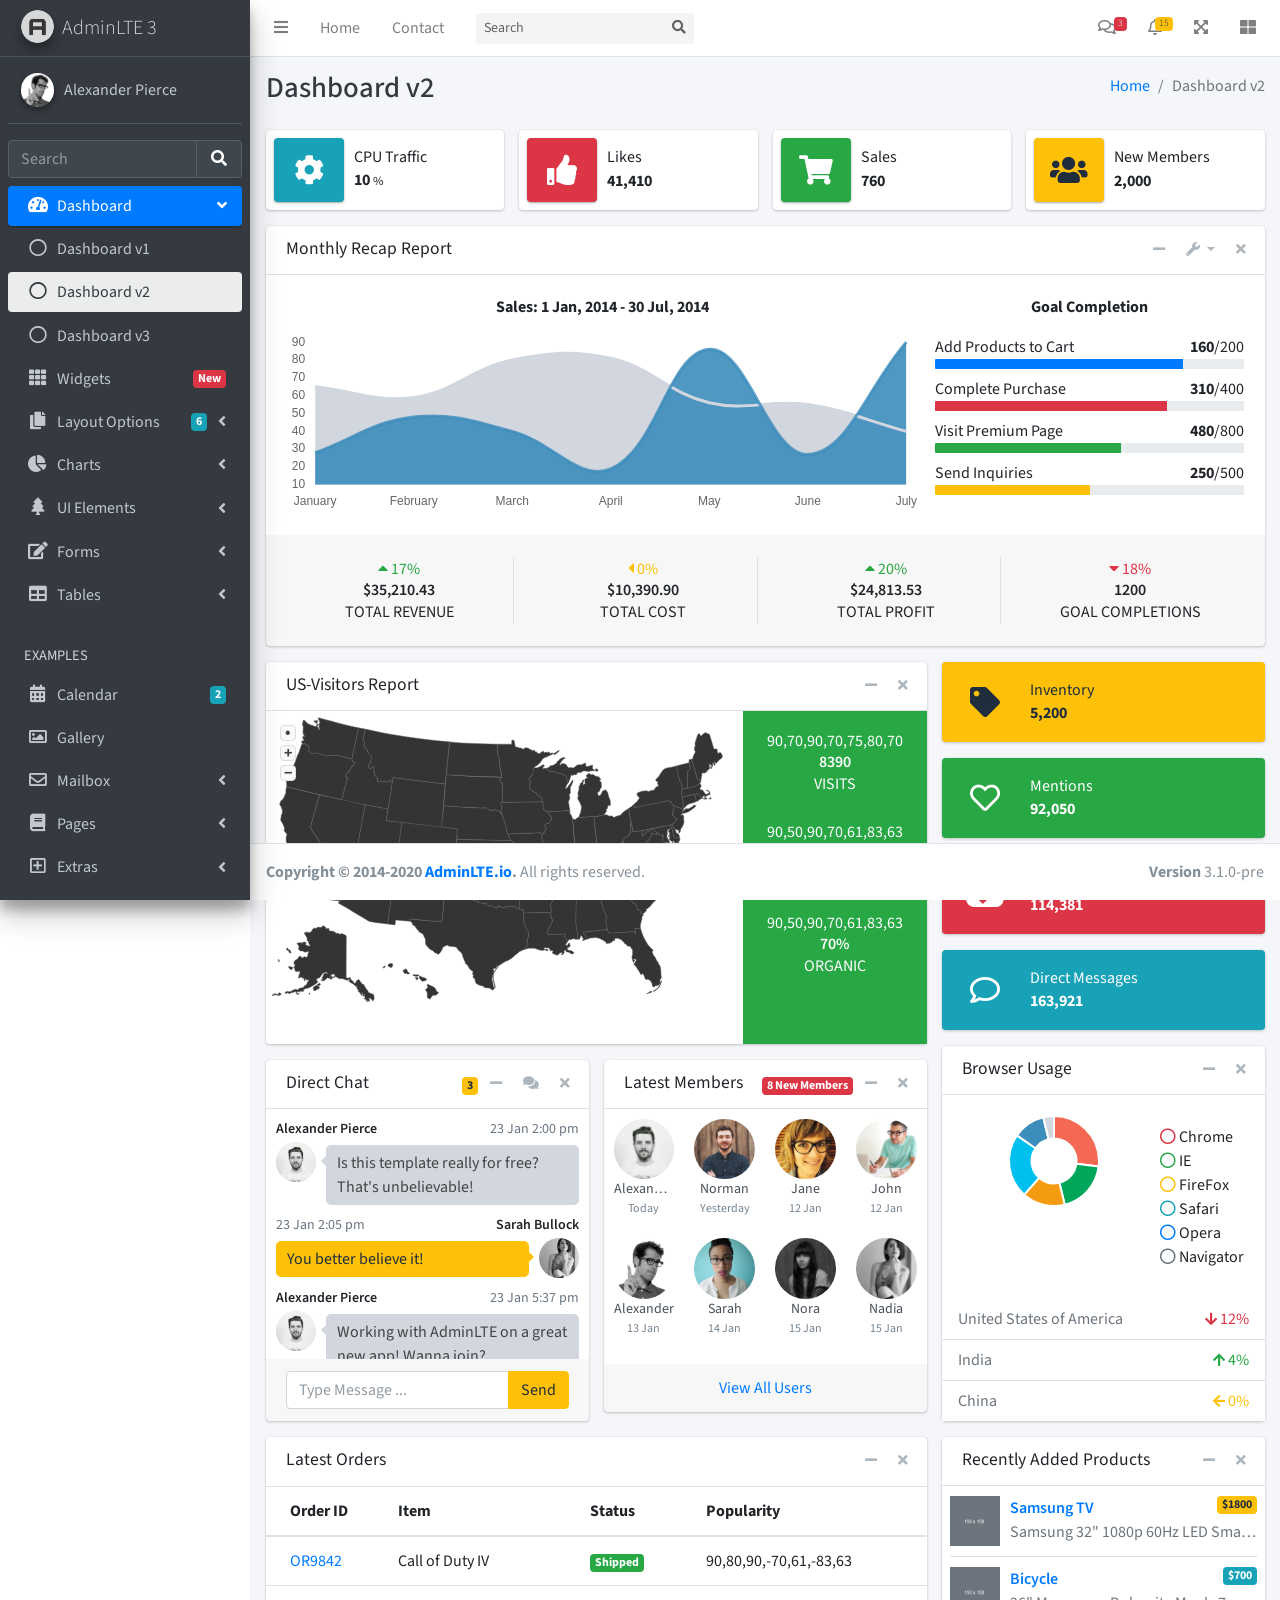
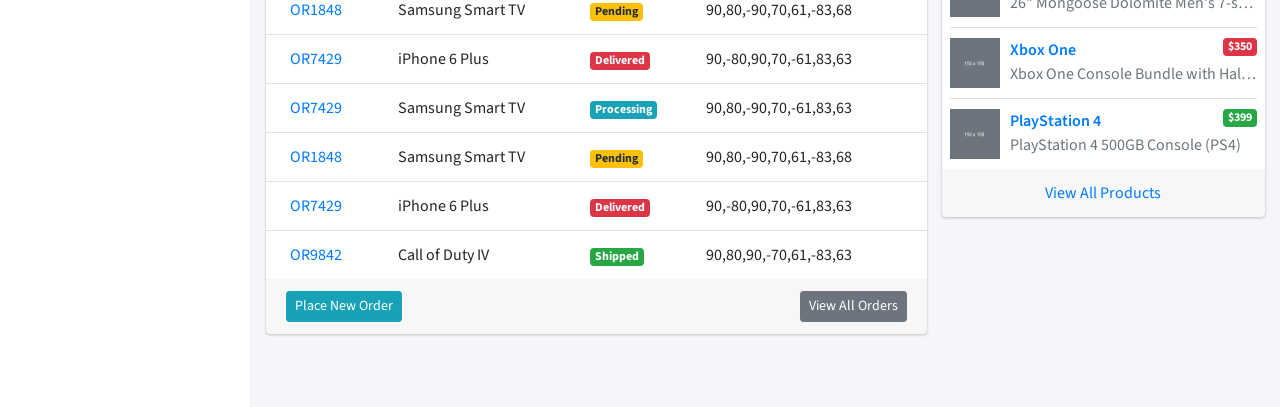
<file: AdminLTE-master/index2.html>
<!DOCTYPE html>
<html lang="en">
<head>
  <meta charset="utf-8">
  <meta name="viewport" content="width=device-width, initial-scale=1">
  <title>AdminLTE 3 | Dashboard 2</title>

  <!-- Google Font: Source Sans Pro -->
  <link rel="stylesheet" href="https://fonts.googleapis.com/css?family=Source+Sans+Pro:300,400,400i,700&display=fallback">
  <!-- Font Awesome Icons -->
  <link rel="stylesheet" href="plugins/fontawesome-free/css/all.min.css">
  <!-- overlayScrollbars -->
  <link rel="stylesheet" href="plugins/overlayScrollbars/css/OverlayScrollbars.min.css">
  <!-- Theme style -->
  <link rel="stylesheet" href="dist/css/adminlte.min.css">
</head>
<body class="hold-transition sidebar-mini layout-fixed layout-navbar-fixed layout-footer-fixed">
<div class="wrapper">
  <!-- Navbar -->
  <nav class="main-header navbar navbar-expand navbar-white navbar-light">
    <!-- Left navbar links -->
    <ul class="navbar-nav">
      <li class="nav-item">
        <a class="nav-link" data-widget="pushmenu" href="#" role="button"><i class="fas fa-bars"></i></a>
      </li>
      <li class="nav-item d-none d-sm-inline-block">
        <a href="index3.html" class="nav-link">Home</a>
      </li>
      <li class="nav-item d-none d-sm-inline-block">
        <a href="#" class="nav-link">Contact</a>
      </li>
    </ul>

    <!-- SEARCH FORM -->
    <form class="form-inline ml-3">
      <div class="input-group input-group-sm">
        <input class="form-control form-control-navbar" type="search" placeholder="Search" aria-label="Search">
        <div class="input-group-append">
          <button class="btn btn-navbar" type="submit">
            <i class="fas fa-search"></i>
          </button>
        </div>
      </div>
    </form>

    <!-- Right navbar links -->
    <ul class="navbar-nav ml-auto">
      <!-- Messages Dropdown Menu -->
      <li class="nav-item dropdown">
        <a class="nav-link" data-toggle="dropdown" href="#">
          <i class="far fa-comments"></i>
          <span class="badge badge-danger navbar-badge">3</span>
        </a>
        <div class="dropdown-menu dropdown-menu-lg dropdown-menu-right">
          <a href="#" class="dropdown-item">
            <!-- Message Start -->
            <div class="media">
              <img src="dist/img/user1-128x128.jpg" alt="User Avatar" class="img-size-50 mr-3 img-circle">
              <div class="media-body">
                <h3 class="dropdown-item-title">
                  Brad Diesel
                  <span class="float-right text-sm text-danger"><i class="fas fa-star"></i></span>
                </h3>
                <p class="text-sm">Call me whenever you can...</p>
                <p class="text-sm text-muted"><i class="far fa-clock mr-1"></i> 4 Hours Ago</p>
              </div>
            </div>
            <!-- Message End -->
          </a>
          <div class="dropdown-divider"></div>
          <a href="#" class="dropdown-item">
            <!-- Message Start -->
            <div class="media">
              <img src="dist/img/user8-128x128.jpg" alt="User Avatar" class="img-size-50 img-circle mr-3">
              <div class="media-body">
                <h3 class="dropdown-item-title">
                  John Pierce
                  <span class="float-right text-sm text-muted"><i class="fas fa-star"></i></span>
                </h3>
                <p class="text-sm">I got your message bro</p>
                <p class="text-sm text-muted"><i class="far fa-clock mr-1"></i> 4 Hours Ago</p>
              </div>
            </div>
            <!-- Message End -->
          </a>
          <div class="dropdown-divider"></div>
          <a href="#" class="dropdown-item">
            <!-- Message Start -->
            <div class="media">
              <img src="dist/img/user3-128x128.jpg" alt="User Avatar" class="img-size-50 img-circle mr-3">
              <div class="media-body">
                <h3 class="dropdown-item-title">
                  Nora Silvester
                  <span class="float-right text-sm text-warning"><i class="fas fa-star"></i></span>
                </h3>
                <p class="text-sm">The subject goes here</p>
                <p class="text-sm text-muted"><i class="far fa-clock mr-1"></i> 4 Hours Ago</p>
              </div>
            </div>
            <!-- Message End -->
          </a>
          <div class="dropdown-divider"></div>
          <a href="#" class="dropdown-item dropdown-footer">See All Messages</a>
        </div>
      </li>
      <!-- Notifications Dropdown Menu -->
      <li class="nav-item dropdown">
        <a class="nav-link" data-toggle="dropdown" href="#">
          <i class="far fa-bell"></i>
          <span class="badge badge-warning navbar-badge">15</span>
        </a>
        <div class="dropdown-menu dropdown-menu-lg dropdown-menu-right">
          <span class="dropdown-item dropdown-header">15 Notifications</span>
          <div class="dropdown-divider"></div>
          <a href="#" class="dropdown-item">
            <i class="fas fa-envelope mr-2"></i> 4 new messages
            <span class="float-right text-muted text-sm">3 mins</span>
          </a>
          <div class="dropdown-divider"></div>
          <a href="#" class="dropdown-item">
            <i class="fas fa-users mr-2"></i> 8 friend requests
            <span class="float-right text-muted text-sm">12 hours</span>
          </a>
          <div class="dropdown-divider"></div>
          <a href="#" class="dropdown-item">
            <i class="fas fa-file mr-2"></i> 3 new reports
            <span class="float-right text-muted text-sm">2 days</span>
          </a>
          <div class="dropdown-divider"></div>
          <a href="#" class="dropdown-item dropdown-footer">See All Notifications</a>
        </div>
      </li>
      <li class="nav-item">
        <a class="nav-link" data-widget="fullscreen" href="#" role="button">
          <i class="fas fa-expand-arrows-alt"></i>
        </a>
      </li>
      <li class="nav-item">
        <a class="nav-link" data-widget="control-sidebar" data-slide="true" href="#" role="button">
          <i class="fas fa-th-large"></i>
        </a>
      </li>
    </ul>
  </nav>
  <!-- /.navbar -->

  <!-- Main Sidebar Container -->
  <aside class="main-sidebar sidebar-dark-primary elevation-4">
    <!-- Brand Logo -->
    <a href="index3.html" class="brand-link">
      <img src="dist/img/AdminLTELogo.png" alt="AdminLTE Logo" class="brand-image img-circle elevation-3" style="opacity: .8">
      <span class="brand-text font-weight-light">AdminLTE 3</span>
    </a>

    <!-- Sidebar -->
    <div class="sidebar">
      <!-- Sidebar user panel (optional) -->
      <div class="user-panel mt-3 pb-3 mb-3 d-flex">
        <div class="image">
          <img src="dist/img/user2-160x160.jpg" class="img-circle elevation-2" alt="User Image">
        </div>
        <div class="info">
          <a href="#" class="d-block">Alexander Pierce</a>
        </div>
      </div>

      <!-- SidebarSearch Form -->
      <div class="form-inline">
        <div class="input-group" data-widget="sidebar-search">
          <input class="form-control form-control-sidebar" type="search" placeholder="Search" aria-label="Search">
          <div class="input-group-append">
            <button class="btn btn-sidebar">
              <i class="fas fa-search fa-fw"></i>
            </button>
          </div>
        </div>
      </div>

      <!-- Sidebar Menu -->
      <nav class="mt-2">
        <ul class="nav nav-pills nav-sidebar flex-column" data-widget="treeview" role="menu" data-accordion="false">
          <!-- Add icons to the links using the .nav-icon class
               with font-awesome or any other icon font library -->
          <li class="nav-item menu-open">
            <a href="#" class="nav-link active">
              <i class="nav-icon fas fa-tachometer-alt"></i>
              <p>
                Dashboard
                <i class="right fas fa-angle-left"></i>
              </p>
            </a>
            <ul class="nav nav-treeview">
              <li class="nav-item">
                <a href="./index.html" class="nav-link">
                  <i class="far fa-circle nav-icon"></i>
                  <p>Dashboard v1</p>
                </a>
              </li>
              <li class="nav-item">
                <a href="./index2.html" class="nav-link active">
                  <i class="far fa-circle nav-icon"></i>
                  <p>Dashboard v2</p>
                </a>
              </li>
              <li class="nav-item">
                <a href="./index3.html" class="nav-link">
                  <i class="far fa-circle nav-icon"></i>
                  <p>Dashboard v3</p>
                </a>
              </li>
            </ul>
          </li>
          <li class="nav-item">
            <a href="pages/widgets.html" class="nav-link">
              <i class="nav-icon fas fa-th"></i>
              <p>
                Widgets
                <span class="right badge badge-danger">New</span>
              </p>
            </a>
          </li>
          <li class="nav-item">
            <a href="#" class="nav-link">
              <i class="nav-icon fas fa-copy"></i>
              <p>
                Layout Options
                <i class="fas fa-angle-left right"></i>
                <span class="badge badge-info right">6</span>
              </p>
            </a>
            <ul class="nav nav-treeview">
              <li class="nav-item">
                <a href="pages/layout/top-nav.html" class="nav-link">
                  <i class="far fa-circle nav-icon"></i>
                  <p>Top Navigation</p>
                </a>
              </li>
              <li class="nav-item">
                <a href="pages/layout/top-nav-sidebar.html" class="nav-link">
                  <i class="far fa-circle nav-icon"></i>
                  <p>Top Navigation + Sidebar</p>
                </a>
              </li>
              <li class="nav-item">
                <a href="pages/layout/boxed.html" class="nav-link">
                  <i class="far fa-circle nav-icon"></i>
                  <p>Boxed</p>
                </a>
              </li>
              <li class="nav-item">
                <a href="pages/layout/fixed-sidebar.html" class="nav-link">
                  <i class="far fa-circle nav-icon"></i>
                  <p>Fixed Sidebar</p>
                </a>
              </li>
              <li class="nav-item">
                <a href="pages/layout/fixed-sidebar-custom.html" class="nav-link">
                  <i class="far fa-circle nav-icon"></i>
                  <p>Fixed Sidebar <small>+ Custom Area</small></p>
                </a>
              </li>
              <li class="nav-item">
                <a href="pages/layout/fixed-topnav.html" class="nav-link">
                  <i class="far fa-circle nav-icon"></i>
                  <p>Fixed Navbar</p>
                </a>
              </li>
              <li class="nav-item">
                <a href="pages/layout/fixed-footer.html" class="nav-link">
                  <i class="far fa-circle nav-icon"></i>
                  <p>Fixed Footer</p>
                </a>
              </li>
              <li class="nav-item">
                <a href="pages/layout/collapsed-sidebar.html" class="nav-link">
                  <i class="far fa-circle nav-icon"></i>
                  <p>Collapsed Sidebar</p>
                </a>
              </li>
            </ul>
          </li>
          <li class="nav-item">
            <a href="#" class="nav-link">
              <i class="nav-icon fas fa-chart-pie"></i>
              <p>
                Charts
                <i class="right fas fa-angle-left"></i>
              </p>
            </a>
            <ul class="nav nav-treeview">
              <li class="nav-item">
                <a href="pages/charts/chartjs.html" class="nav-link">
                  <i class="far fa-circle nav-icon"></i>
                  <p>ChartJS</p>
                </a>
              </li>
              <li class="nav-item">
                <a href="pages/charts/flot.html" class="nav-link">
                  <i class="far fa-circle nav-icon"></i>
                  <p>Flot</p>
                </a>
              </li>
              <li class="nav-item">
                <a href="pages/charts/inline.html" class="nav-link">
                  <i class="far fa-circle nav-icon"></i>
                  <p>Inline</p>
                </a>
              </li>
            </ul>
          </li>
          <li class="nav-item">
            <a href="#" class="nav-link">
              <i class="nav-icon fas fa-tree"></i>
              <p>
                UI Elements
                <i class="fas fa-angle-left right"></i>
              </p>
            </a>
            <ul class="nav nav-treeview">
              <li class="nav-item">
                <a href="pages/UI/general.html" class="nav-link">
                  <i class="far fa-circle nav-icon"></i>
                  <p>General</p>
                </a>
              </li>
              <li class="nav-item">
                <a href="pages/UI/icons.html" class="nav-link">
                  <i class="far fa-circle nav-icon"></i>
                  <p>Icons</p>
                </a>
              </li>
              <li class="nav-item">
                <a href="pages/UI/buttons.html" class="nav-link">
                  <i class="far fa-circle nav-icon"></i>
                  <p>Buttons</p>
                </a>
              </li>
              <li class="nav-item">
                <a href="pages/UI/sliders.html" class="nav-link">
                  <i class="far fa-circle nav-icon"></i>
                  <p>Sliders</p>
                </a>
              </li>
              <li class="nav-item">
                <a href="pages/UI/modals.html" class="nav-link">
                  <i class="far fa-circle nav-icon"></i>
                  <p>Modals & Alerts</p>
                </a>
              </li>
              <li class="nav-item">
                <a href="pages/UI/navbar.html" class="nav-link">
                  <i class="far fa-circle nav-icon"></i>
                  <p>Navbar & Tabs</p>
                </a>
              </li>
              <li class="nav-item">
                <a href="pages/UI/timeline.html" class="nav-link">
                  <i class="far fa-circle nav-icon"></i>
                  <p>Timeline</p>
                </a>
              </li>
              <li class="nav-item">
                <a href="pages/UI/ribbons.html" class="nav-link">
                  <i class="far fa-circle nav-icon"></i>
                  <p>Ribbons</p>
                </a>
              </li>
            </ul>
          </li>
          <li class="nav-item">
            <a href="#" class="nav-link">
              <i class="nav-icon fas fa-edit"></i>
              <p>
                Forms
                <i class="fas fa-angle-left right"></i>
              </p>
            </a>
            <ul class="nav nav-treeview">
              <li class="nav-item">
                <a href="pages/forms/general.html" class="nav-link">
                  <i class="far fa-circle nav-icon"></i>
                  <p>General Elements</p>
                </a>
              </li>
              <li class="nav-item">
                <a href="pages/forms/advanced.html" class="nav-link">
                  <i class="far fa-circle nav-icon"></i>
                  <p>Advanced Elements</p>
                </a>
              </li>
              <li class="nav-item">
                <a href="pages/forms/editors.html" class="nav-link">
                  <i class="far fa-circle nav-icon"></i>
                  <p>Editors</p>
                </a>
              </li>
              <li class="nav-item">
                <a href="pages/forms/validation.html" class="nav-link">
                  <i class="far fa-circle nav-icon"></i>
                  <p>Validation</p>
                </a>
              </li>
            </ul>
          </li>
          <li class="nav-item">
            <a href="#" class="nav-link">
              <i class="nav-icon fas fa-table"></i>
              <p>
                Tables
                <i class="fas fa-angle-left right"></i>
              </p>
            </a>
            <ul class="nav nav-treeview">
              <li class="nav-item">
                <a href="pages/tables/simple.html" class="nav-link">
                  <i class="far fa-circle nav-icon"></i>
                  <p>Simple Tables</p>
                </a>
              </li>
              <li class="nav-item">
                <a href="pages/tables/data.html" class="nav-link">
                  <i class="far fa-circle nav-icon"></i>
                  <p>DataTables</p>
                </a>
              </li>
              <li class="nav-item">
                <a href="pages/tables/jsgrid.html" class="nav-link">
                  <i class="far fa-circle nav-icon"></i>
                  <p>jsGrid</p>
                </a>
              </li>
            </ul>
          </li>
          <li class="nav-header">EXAMPLES</li>
          <li class="nav-item">
            <a href="pages/calendar.html" class="nav-link">
              <i class="nav-icon fas fa-calendar-alt"></i>
              <p>
                Calendar
                <span class="badge badge-info right">2</span>
              </p>
            </a>
          </li>
          <li class="nav-item">
            <a href="pages/gallery.html" class="nav-link">
              <i class="nav-icon far fa-image"></i>
              <p>
                Gallery
              </p>
            </a>
          </li>
          <li class="nav-item">
            <a href="#" class="nav-link">
              <i class="nav-icon far fa-envelope"></i>
              <p>
                Mailbox
                <i class="fas fa-angle-left right"></i>
              </p>
            </a>
            <ul class="nav nav-treeview">
              <li class="nav-item">
                <a href="pages/mailbox/mailbox.html" class="nav-link">
                  <i class="far fa-circle nav-icon"></i>
                  <p>Inbox</p>
                </a>
              </li>
              <li class="nav-item">
                <a href="pages/mailbox/compose.html" class="nav-link">
                  <i class="far fa-circle nav-icon"></i>
                  <p>Compose</p>
                </a>
              </li>
              <li class="nav-item">
                <a href="pages/mailbox/read-mail.html" class="nav-link">
                  <i class="far fa-circle nav-icon"></i>
                  <p>Read</p>
                </a>
              </li>
            </ul>
          </li>
          <li class="nav-item">
            <a href="#" class="nav-link">
              <i class="nav-icon fas fa-book"></i>
              <p>
                Pages
                <i class="fas fa-angle-left right"></i>
              </p>
            </a>
            <ul class="nav nav-treeview">
              <li class="nav-item">
                <a href="pages/examples/invoice.html" class="nav-link">
                  <i class="far fa-circle nav-icon"></i>
                  <p>Invoice</p>
                </a>
              </li>
              <li class="nav-item">
                <a href="pages/examples/profile.html" class="nav-link">
                  <i class="far fa-circle nav-icon"></i>
                  <p>Profile</p>
                </a>
              </li>
              <li class="nav-item">
                <a href="pages/examples/e-commerce.html" class="nav-link">
                  <i class="far fa-circle nav-icon"></i>
                  <p>E-commerce</p>
                </a>
              </li>
              <li class="nav-item">
                <a href="pages/examples/projects.html" class="nav-link">
                  <i class="far fa-circle nav-icon"></i>
                  <p>Projects</p>
                </a>
              </li>
              <li class="nav-item">
                <a href="pages/examples/project-add.html" class="nav-link">
                  <i class="far fa-circle nav-icon"></i>
                  <p>Project Add</p>
                </a>
              </li>
              <li class="nav-item">
                <a href="pages/examples/project-edit.html" class="nav-link">
                  <i class="far fa-circle nav-icon"></i>
                  <p>Project Edit</p>
                </a>
              </li>
              <li class="nav-item">
                <a href="pages/examples/project-detail.html" class="nav-link">
                  <i class="far fa-circle nav-icon"></i>
                  <p>Project Detail</p>
                </a>
              </li>
              <li class="nav-item">
                <a href="pages/examples/contacts.html" class="nav-link">
                  <i class="far fa-circle nav-icon"></i>
                  <p>Contacts</p>
                </a>
              </li>
            </ul>
          </li>
          <li class="nav-item">
            <a href="#" class="nav-link">
              <i class="nav-icon far fa-plus-square"></i>
              <p>
                Extras
                <i class="fas fa-angle-left right"></i>
              </p>
            </a>
            <ul class="nav nav-treeview">
              <li class="nav-item">
                <a href="pages/examples/login.html" class="nav-link">
                  <i class="far fa-circle nav-icon"></i>
                  <p>Login</p>
                </a>
              </li>
              <li class="nav-item">
                <a href="pages/examples/register.html" class="nav-link">
                  <i class="far fa-circle nav-icon"></i>
                  <p>Register</p>
                </a>
              </li>
              <li class="nav-item">
                <a href="pages/examples/forgot-password.html" class="nav-link">
                  <i class="far fa-circle nav-icon"></i>
                  <p>Forgot Password</p>
                </a>
              </li>
              <li class="nav-item">
                <a href="pages/examples/recover-password.html" class="nav-link">
                  <i class="far fa-circle nav-icon"></i>
                  <p>Recover Password</p>
                </a>
              </li>
              <li class="nav-item">
                <a href="pages/examples/lockscreen.html" class="nav-link">
                  <i class="far fa-circle nav-icon"></i>
                  <p>Lockscreen</p>
                </a>
              </li>
              <li class="nav-item">
                <a href="pages/examples/legacy-user-menu.html" class="nav-link">
                  <i class="far fa-circle nav-icon"></i>
                  <p>Legacy User Menu</p>
                </a>
              </li>
              <li class="nav-item">
                <a href="pages/examples/language-menu.html" class="nav-link">
                  <i class="far fa-circle nav-icon"></i>
                  <p>Language Menu</p>
                </a>
              </li>
              <li class="nav-item">
                <a href="pages/examples/404.html" class="nav-link">
                  <i class="far fa-circle nav-icon"></i>
                  <p>Error 404</p>
                </a>
              </li>
              <li class="nav-item">
                <a href="pages/examples/500.html" class="nav-link">
                  <i class="far fa-circle nav-icon"></i>
                  <p>Error 500</p>
                </a>
              </li>
              <li class="nav-item">
                <a href="pages/examples/pace.html" class="nav-link">
                  <i class="far fa-circle nav-icon"></i>
                  <p>Pace</p>
                </a>
              </li>
              <li class="nav-item">
                <a href="pages/examples/blank.html" class="nav-link">
                  <i class="far fa-circle nav-icon"></i>
                  <p>Blank Page</p>
                </a>
              </li>
              <li class="nav-item">
                <a href="starter.html" class="nav-link">
                  <i class="far fa-circle nav-icon"></i>
                  <p>Starter Page</p>
                </a>
              </li>
            </ul>
          </li>
          <li class="nav-header">MISCELLANEOUS</li>
          <li class="nav-item">
            <a href="https://adminlte.io/docs/3.0/" class="nav-link">
              <i class="nav-icon fas fa-file"></i>
              <p>Documentation</p>
            </a>
          </li>
          <li class="nav-header">MULTI LEVEL EXAMPLE</li>
          <li class="nav-item">
            <a href="#" class="nav-link">
              <i class="fas fa-circle nav-icon"></i>
              <p>Level 1</p>
            </a>
          </li>
          <li class="nav-item">
            <a href="#" class="nav-link">
              <i class="nav-icon fas fa-circle"></i>
              <p>
                Level 1
                <i class="right fas fa-angle-left"></i>
              </p>
            </a>
            <ul class="nav nav-treeview">
              <li class="nav-item">
                <a href="#" class="nav-link">
                  <i class="far fa-circle nav-icon"></i>
                  <p>Level 2</p>
                </a>
              </li>
              <li class="nav-item">
                <a href="#" class="nav-link">
                  <i class="far fa-circle nav-icon"></i>
                  <p>
                    Level 2
                    <i class="right fas fa-angle-left"></i>
                  </p>
                </a>
                <ul class="nav nav-treeview">
                  <li class="nav-item">
                    <a href="#" class="nav-link">
                      <i class="far fa-dot-circle nav-icon"></i>
                      <p>Level 3</p>
                    </a>
                  </li>
                  <li class="nav-item">
                    <a href="#" class="nav-link">
                      <i class="far fa-dot-circle nav-icon"></i>
                      <p>Level 3</p>
                    </a>
                  </li>
                  <li class="nav-item">
                    <a href="#" class="nav-link">
                      <i class="far fa-dot-circle nav-icon"></i>
                      <p>Level 3</p>
                    </a>
                  </li>
                </ul>
              </li>
              <li class="nav-item">
                <a href="#" class="nav-link">
                  <i class="far fa-circle nav-icon"></i>
                  <p>Level 2</p>
                </a>
              </li>
            </ul>
          </li>
          <li class="nav-item">
            <a href="#" class="nav-link">
              <i class="fas fa-circle nav-icon"></i>
              <p>Level 1</p>
            </a>
          </li>
          <li class="nav-header">LABELS</li>
          <li class="nav-item">
            <a href="#" class="nav-link">
              <i class="nav-icon far fa-circle text-danger"></i>
              <p class="text">Important</p>
            </a>
          </li>
          <li class="nav-item">
            <a href="#" class="nav-link">
              <i class="nav-icon far fa-circle text-warning"></i>
              <p>Warning</p>
            </a>
          </li>
          <li class="nav-item">
            <a href="#" class="nav-link">
              <i class="nav-icon far fa-circle text-info"></i>
              <p>Informational</p>
            </a>
          </li>
        </ul>
      </nav>
      <!-- /.sidebar-menu -->
    </div>
    <!-- /.sidebar -->
  </aside>

  <!-- Content Wrapper. Contains page content -->
  <div class="content-wrapper">
    <!-- Content Header (Page header) -->
    <div class="content-header">
      <div class="container-fluid">
        <div class="row mb-2">
          <div class="col-sm-6">
            <h1 class="m-0 text-dark">Dashboard v2</h1>
          </div><!-- /.col -->
          <div class="col-sm-6">
            <ol class="breadcrumb float-sm-right">
              <li class="breadcrumb-item"><a href="#">Home</a></li>
              <li class="breadcrumb-item active">Dashboard v2</li>
            </ol>
          </div><!-- /.col -->
        </div><!-- /.row -->
      </div><!-- /.container-fluid -->
    </div>
    <!-- /.content-header -->

    <!-- Main content -->
    <section class="content">
      <div class="container-fluid">
        <!-- Info boxes -->
        <div class="row">
          <div class="col-12 col-sm-6 col-md-3">
            <div class="info-box">
              <span class="info-box-icon bg-info elevation-1"><i class="fas fa-cog"></i></span>

              <div class="info-box-content">
                <span class="info-box-text">CPU Traffic</span>
                <span class="info-box-number">
                  10
                  <small>%</small>
                </span>
              </div>
              <!-- /.info-box-content -->
            </div>
            <!-- /.info-box -->
          </div>
          <!-- /.col -->
          <div class="col-12 col-sm-6 col-md-3">
            <div class="info-box mb-3">
              <span class="info-box-icon bg-danger elevation-1"><i class="fas fa-thumbs-up"></i></span>

              <div class="info-box-content">
                <span class="info-box-text">Likes</span>
                <span class="info-box-number">41,410</span>
              </div>
              <!-- /.info-box-content -->
            </div>
            <!-- /.info-box -->
          </div>
          <!-- /.col -->

          <!-- fix for small devices only -->
          <div class="clearfix hidden-md-up"></div>

          <div class="col-12 col-sm-6 col-md-3">
            <div class="info-box mb-3">
              <span class="info-box-icon bg-success elevation-1"><i class="fas fa-shopping-cart"></i></span>

              <div class="info-box-content">
                <span class="info-box-text">Sales</span>
                <span class="info-box-number">760</span>
              </div>
              <!-- /.info-box-content -->
            </div>
            <!-- /.info-box -->
          </div>
          <!-- /.col -->
          <div class="col-12 col-sm-6 col-md-3">
            <div class="info-box mb-3">
              <span class="info-box-icon bg-warning elevation-1"><i class="fas fa-users"></i></span>

              <div class="info-box-content">
                <span class="info-box-text">New Members</span>
                <span class="info-box-number">2,000</span>
              </div>
              <!-- /.info-box-content -->
            </div>
            <!-- /.info-box -->
          </div>
          <!-- /.col -->
        </div>
        <!-- /.row -->

        <div class="row">
          <div class="col-md-12">
            <div class="card">
              <div class="card-header">
                <h5 class="card-title">Monthly Recap Report</h5>

                <div class="card-tools">
                  <button type="button" class="btn btn-tool" data-card-widget="collapse">
                    <i class="fas fa-minus"></i>
                  </button>
                  <div class="btn-group">
                    <button type="button" class="btn btn-tool dropdown-toggle" data-toggle="dropdown">
                      <i class="fas fa-wrench"></i>
                    </button>
                    <div class="dropdown-menu dropdown-menu-right" role="menu">
                      <a href="#" class="dropdown-item">Action</a>
                      <a href="#" class="dropdown-item">Another action</a>
                      <a href="#" class="dropdown-item">Something else here</a>
                      <a class="dropdown-divider"></a>
                      <a href="#" class="dropdown-item">Separated link</a>
                    </div>
                  </div>
                  <button type="button" class="btn btn-tool" data-card-widget="remove">
                    <i class="fas fa-times"></i>
                  </button>
                </div>
              </div>
              <!-- /.card-header -->
              <div class="card-body">
                <div class="row">
                  <div class="col-md-8">
                    <p class="text-center">
                      <strong>Sales: 1 Jan, 2014 - 30 Jul, 2014</strong>
                    </p>

                    <div class="chart">
                      <!-- Sales Chart Canvas -->
                      <canvas id="salesChart" height="180" style="height: 180px;"></canvas>
                    </div>
                    <!-- /.chart-responsive -->
                  </div>
                  <!-- /.col -->
                  <div class="col-md-4">
                    <p class="text-center">
                      <strong>Goal Completion</strong>
                    </p>

                    <div class="progress-group">
                      Add Products to Cart
                      <span class="float-right"><b>160</b>/200</span>
                      <div class="progress progress-sm">
                        <div class="progress-bar bg-primary" style="width: 80%"></div>
                      </div>
                    </div>
                    <!-- /.progress-group -->

                    <div class="progress-group">
                      Complete Purchase
                      <span class="float-right"><b>310</b>/400</span>
                      <div class="progress progress-sm">
                        <div class="progress-bar bg-danger" style="width: 75%"></div>
                      </div>
                    </div>

                    <!-- /.progress-group -->
                    <div class="progress-group">
                      <span class="progress-text">Visit Premium Page</span>
                      <span class="float-right"><b>480</b>/800</span>
                      <div class="progress progress-sm">
                        <div class="progress-bar bg-success" style="width: 60%"></div>
                      </div>
                    </div>

                    <!-- /.progress-group -->
                    <div class="progress-group">
                      Send Inquiries
                      <span class="float-right"><b>250</b>/500</span>
                      <div class="progress progress-sm">
                        <div class="progress-bar bg-warning" style="width: 50%"></div>
                      </div>
                    </div>
                    <!-- /.progress-group -->
                  </div>
                  <!-- /.col -->
                </div>
                <!-- /.row -->
              </div>
              <!-- ./card-body -->
              <div class="card-footer">
                <div class="row">
                  <div class="col-sm-3 col-6">
                    <div class="description-block border-right">
                      <span class="description-percentage text-success"><i class="fas fa-caret-up"></i> 17%</span>
                      <h5 class="description-header">$35,210.43</h5>
                      <span class="description-text">TOTAL REVENUE</span>
                    </div>
                    <!-- /.description-block -->
                  </div>
                  <!-- /.col -->
                  <div class="col-sm-3 col-6">
                    <div class="description-block border-right">
                      <span class="description-percentage text-warning"><i class="fas fa-caret-left"></i> 0%</span>
                      <h5 class="description-header">$10,390.90</h5>
                      <span class="description-text">TOTAL COST</span>
                    </div>
                    <!-- /.description-block -->
                  </div>
                  <!-- /.col -->
                  <div class="col-sm-3 col-6">
                    <div class="description-block border-right">
                      <span class="description-percentage text-success"><i class="fas fa-caret-up"></i> 20%</span>
                      <h5 class="description-header">$24,813.53</h5>
                      <span class="description-text">TOTAL PROFIT</span>
                    </div>
                    <!-- /.description-block -->
                  </div>
                  <!-- /.col -->
                  <div class="col-sm-3 col-6">
                    <div class="description-block">
                      <span class="description-percentage text-danger"><i class="fas fa-caret-down"></i> 18%</span>
                      <h5 class="description-header">1200</h5>
                      <span class="description-text">GOAL COMPLETIONS</span>
                    </div>
                    <!-- /.description-block -->
                  </div>
                </div>
                <!-- /.row -->
              </div>
              <!-- /.card-footer -->
            </div>
            <!-- /.card -->
          </div>
          <!-- /.col -->
        </div>
        <!-- /.row -->

        <!-- Main row -->
        <div class="row">
          <!-- Left col -->
          <div class="col-md-8">
            <!-- MAP & BOX PANE -->
            <div class="card">
              <div class="card-header">
                <h3 class="card-title">US-Visitors Report</h3>

                <div class="card-tools">
                  <button type="button" class="btn btn-tool" data-card-widget="collapse">
                    <i class="fas fa-minus"></i>
                  </button>
                  <button type="button" class="btn btn-tool" data-card-widget="remove">
                    <i class="fas fa-times"></i>
                  </button>
                </div>
              </div>
              <!-- /.card-header -->
              <div class="card-body p-0">
                <div class="d-md-flex">
                  <div class="p-1 flex-fill" style="overflow: hidden">
                    <!-- Map will be created here -->
                    <div id="world-map-markers" style="height: 325px; overflow: hidden">
                      <div class="map"></div>
                    </div>
                  </div>
                  <div class="card-pane-right bg-success pt-2 pb-2 pl-4 pr-4">
                    <div class="description-block mb-4">
                      <div class="sparkbar pad" data-color="#fff">90,70,90,70,75,80,70</div>
                      <h5 class="description-header">8390</h5>
                      <span class="description-text">Visits</span>
                    </div>
                    <!-- /.description-block -->
                    <div class="description-block mb-4">
                      <div class="sparkbar pad" data-color="#fff">90,50,90,70,61,83,63</div>
                      <h5 class="description-header">30%</h5>
                      <span class="description-text">Referrals</span>
                    </div>
                    <!-- /.description-block -->
                    <div class="description-block">
                      <div class="sparkbar pad" data-color="#fff">90,50,90,70,61,83,63</div>
                      <h5 class="description-header">70%</h5>
                      <span class="description-text">Organic</span>
                    </div>
                    <!-- /.description-block -->
                  </div><!-- /.card-pane-right -->
                </div><!-- /.d-md-flex -->
              </div>
              <!-- /.card-body -->
            </div>
            <!-- /.card -->
            <div class="row">
              <div class="col-md-6">
                <!-- DIRECT CHAT -->
                <div class="card direct-chat direct-chat-warning">
                  <div class="card-header">
                    <h3 class="card-title">Direct Chat</h3>

                    <div class="card-tools">
                      <span title="3 New Messages" class="badge badge-warning">3</span>
                      <button type="button" class="btn btn-tool" data-card-widget="collapse">
                        <i class="fas fa-minus"></i>
                      </button>
                      <button type="button" class="btn btn-tool" title="Contacts" data-widget="chat-pane-toggle">
                        <i class="fas fa-comments"></i>
                      </button>
                      <button type="button" class="btn btn-tool" data-card-widget="remove">
                        <i class="fas fa-times"></i>
                      </button>
                    </div>
                  </div>
                  <!-- /.card-header -->
                  <div class="card-body">
                    <!-- Conversations are loaded here -->
                    <div class="direct-chat-messages">
                      <!-- Message. Default to the left -->
                      <div class="direct-chat-msg">
                        <div class="direct-chat-infos clearfix">
                          <span class="direct-chat-name float-left">Alexander Pierce</span>
                          <span class="direct-chat-timestamp float-right">23 Jan 2:00 pm</span>
                        </div>
                        <!-- /.direct-chat-infos -->
                        <img class="direct-chat-img" src="dist/img/user1-128x128.jpg" alt="message user image">
                        <!-- /.direct-chat-img -->
                        <div class="direct-chat-text">
                          Is this template really for free? That's unbelievable!
                        </div>
                        <!-- /.direct-chat-text -->
                      </div>
                      <!-- /.direct-chat-msg -->

                      <!-- Message to the right -->
                      <div class="direct-chat-msg right">
                        <div class="direct-chat-infos clearfix">
                          <span class="direct-chat-name float-right">Sarah Bullock</span>
                          <span class="direct-chat-timestamp float-left">23 Jan 2:05 pm</span>
                        </div>
                        <!-- /.direct-chat-infos -->
                        <img class="direct-chat-img" src="dist/img/user3-128x128.jpg" alt="message user image">
                        <!-- /.direct-chat-img -->
                        <div class="direct-chat-text">
                          You better believe it!
                        </div>
                        <!-- /.direct-chat-text -->
                      </div>
                      <!-- /.direct-chat-msg -->

                      <!-- Message. Default to the left -->
                      <div class="direct-chat-msg">
                        <div class="direct-chat-infos clearfix">
                          <span class="direct-chat-name float-left">Alexander Pierce</span>
                          <span class="direct-chat-timestamp float-right">23 Jan 5:37 pm</span>
                        </div>
                        <!-- /.direct-chat-infos -->
                        <img class="direct-chat-img" src="dist/img/user1-128x128.jpg" alt="message user image">
                        <!-- /.direct-chat-img -->
                        <div class="direct-chat-text">
                          Working with AdminLTE on a great new app! Wanna join?
                        </div>
                        <!-- /.direct-chat-text -->
                      </div>
                      <!-- /.direct-chat-msg -->

                      <!-- Message to the right -->
                      <div class="direct-chat-msg right">
                        <div class="direct-chat-infos clearfix">
                          <span class="direct-chat-name float-right">Sarah Bullock</span>
                          <span class="direct-chat-timestamp float-left">23 Jan 6:10 pm</span>
                        </div>
                        <!-- /.direct-chat-infos -->
                        <img class="direct-chat-img" src="dist/img/user3-128x128.jpg" alt="message user image">
                        <!-- /.direct-chat-img -->
                        <div class="direct-chat-text">
                          I would love to.
                        </div>
                        <!-- /.direct-chat-text -->
                      </div>
                      <!-- /.direct-chat-msg -->

                    </div>
                    <!--/.direct-chat-messages-->

                    <!-- Contacts are loaded here -->
                    <div class="direct-chat-contacts">
                      <ul class="contacts-list">
                        <li>
                          <a href="#">
                            <img class="contacts-list-img" src="dist/img/user1-128x128.jpg" alt="User Avatar">

                            <div class="contacts-list-info">
                              <span class="contacts-list-name">
                                Count Dracula
                                <small class="contacts-list-date float-right">2/28/2015</small>
                              </span>
                              <span class="contacts-list-msg">How have you been? I was...</span>
                            </div>
                            <!-- /.contacts-list-info -->
                          </a>
                        </li>
                        <!-- End Contact Item -->
                        <li>
                          <a href="#">
                            <img class="contacts-list-img" src="dist/img/user7-128x128.jpg" alt="User Avatar">

                            <div class="contacts-list-info">
                              <span class="contacts-list-name">
                                Sarah Doe
                                <small class="contacts-list-date float-right">2/23/2015</small>
                              </span>
                              <span class="contacts-list-msg">I will be waiting for...</span>
                            </div>
                            <!-- /.contacts-list-info -->
                          </a>
                        </li>
                        <!-- End Contact Item -->
                        <li>
                          <a href="#">
                            <img class="contacts-list-img" src="dist/img/user3-128x128.jpg" alt="User Avatar">

                            <div class="contacts-list-info">
                              <span class="contacts-list-name">
                                Nadia Jolie
                                <small class="contacts-list-date float-right">2/20/2015</small>
                              </span>
                              <span class="contacts-list-msg">I'll call you back at...</span>
                            </div>
                            <!-- /.contacts-list-info -->
                          </a>
                        </li>
                        <!-- End Contact Item -->
                        <li>
                          <a href="#">
                            <img class="contacts-list-img" src="dist/img/user5-128x128.jpg" alt="User Avatar">

                            <div class="contacts-list-info">
                              <span class="contacts-list-name">
                                Nora S. Vans
                                <small class="contacts-list-date float-right">2/10/2015</small>
                              </span>
                              <span class="contacts-list-msg">Where is your new...</span>
                            </div>
                            <!-- /.contacts-list-info -->
                          </a>
                        </li>
                        <!-- End Contact Item -->
                        <li>
                          <a href="#">
                            <img class="contacts-list-img" src="dist/img/user6-128x128.jpg" alt="User Avatar">

                            <div class="contacts-list-info">
                              <span class="contacts-list-name">
                                John K.
                                <small class="contacts-list-date float-right">1/27/2015</small>
                              </span>
                              <span class="contacts-list-msg">Can I take a look at...</span>
                            </div>
                            <!-- /.contacts-list-info -->
                          </a>
                        </li>
                        <!-- End Contact Item -->
                        <li>
                          <a href="#">
                            <img class="contacts-list-img" src="dist/img/user8-128x128.jpg" alt="User Avatar">

                            <div class="contacts-list-info">
                              <span class="contacts-list-name">
                                Kenneth M.
                                <small class="contacts-list-date float-right">1/4/2015</small>
                              </span>
                              <span class="contacts-list-msg">Never mind I found...</span>
                            </div>
                            <!-- /.contacts-list-info -->
                          </a>
                        </li>
                        <!-- End Contact Item -->
                      </ul>
                      <!-- /.contacts-list -->
                    </div>
                    <!-- /.direct-chat-pane -->
                  </div>
                  <!-- /.card-body -->
                  <div class="card-footer">
                    <form action="#" method="post">
                      <div class="input-group">
                        <input type="text" name="message" placeholder="Type Message ..." class="form-control">
                        <span class="input-group-append">
                          <button type="button" class="btn btn-warning">Send</button>
                        </span>
                      </div>
                    </form>
                  </div>
                  <!-- /.card-footer-->
                </div>
                <!--/.direct-chat -->
              </div>
              <!-- /.col -->

              <div class="col-md-6">
                <!-- USERS LIST -->
                <div class="card">
                  <div class="card-header">
                    <h3 class="card-title">Latest Members</h3>

                    <div class="card-tools">
                      <span class="badge badge-danger">8 New Members</span>
                      <button type="button" class="btn btn-tool" data-card-widget="collapse">
                        <i class="fas fa-minus"></i>
                      </button>
                      <button type="button" class="btn btn-tool" data-card-widget="remove">
                        <i class="fas fa-times"></i>
                      </button>
                    </div>
                  </div>
                  <!-- /.card-header -->
                  <div class="card-body p-0">
                    <ul class="users-list clearfix">
                      <li>
                        <img src="dist/img/user1-128x128.jpg" alt="User Image">
                        <a class="users-list-name" href="#">Alexander Pierce</a>
                        <span class="users-list-date">Today</span>
                      </li>
                      <li>
                        <img src="dist/img/user8-128x128.jpg" alt="User Image">
                        <a class="users-list-name" href="#">Norman</a>
                        <span class="users-list-date">Yesterday</span>
                      </li>
                      <li>
                        <img src="dist/img/user7-128x128.jpg" alt="User Image">
                        <a class="users-list-name" href="#">Jane</a>
                        <span class="users-list-date">12 Jan</span>
                      </li>
                      <li>
                        <img src="dist/img/user6-128x128.jpg" alt="User Image">
                        <a class="users-list-name" href="#">John</a>
                        <span class="users-list-date">12 Jan</span>
                      </li>
                      <li>
                        <img src="dist/img/user2-160x160.jpg" alt="User Image">
                        <a class="users-list-name" href="#">Alexander</a>
                        <span class="users-list-date">13 Jan</span>
                      </li>
                      <li>
                        <img src="dist/img/user5-128x128.jpg" alt="User Image">
                        <a class="users-list-name" href="#">Sarah</a>
                        <span class="users-list-date">14 Jan</span>
                      </li>
                      <li>
                        <img src="dist/img/user4-128x128.jpg" alt="User Image">
                        <a class="users-list-name" href="#">Nora</a>
                        <span class="users-list-date">15 Jan</span>
                      </li>
                      <li>
                        <img src="dist/img/user3-128x128.jpg" alt="User Image">
                        <a class="users-list-name" href="#">Nadia</a>
                        <span class="users-list-date">15 Jan</span>
                      </li>
                    </ul>
                    <!-- /.users-list -->
                  </div>
                  <!-- /.card-body -->
                  <div class="card-footer text-center">
                    <a href="javascript:">View All Users</a>
                  </div>
                  <!-- /.card-footer -->
                </div>
                <!--/.card -->
              </div>
              <!-- /.col -->
            </div>
            <!-- /.row -->

            <!-- TABLE: LATEST ORDERS -->
            <div class="card">
              <div class="card-header border-transparent">
                <h3 class="card-title">Latest Orders</h3>

                <div class="card-tools">
                  <button type="button" class="btn btn-tool" data-card-widget="collapse">
                    <i class="fas fa-minus"></i>
                  </button>
                  <button type="button" class="btn btn-tool" data-card-widget="remove">
                    <i class="fas fa-times"></i>
                  </button>
                </div>
              </div>
              <!-- /.card-header -->
              <div class="card-body p-0">
                <div class="table-responsive">
                  <table class="table m-0">
                    <thead>
                    <tr>
                      <th>Order ID</th>
                      <th>Item</th>
                      <th>Status</th>
                      <th>Popularity</th>
                    </tr>
                    </thead>
                    <tbody>
                    <tr>
                      <td><a href="pages/examples/invoice.html">OR9842</a></td>
                      <td>Call of Duty IV</td>
                      <td><span class="badge badge-success">Shipped</span></td>
                      <td>
                        <div class="sparkbar" data-color="#00a65a" data-height="20">90,80,90,-70,61,-83,63</div>
                      </td>
                    </tr>
                    <tr>
                      <td><a href="pages/examples/invoice.html">OR1848</a></td>
                      <td>Samsung Smart TV</td>
                      <td><span class="badge badge-warning">Pending</span></td>
                      <td>
                        <div class="sparkbar" data-color="#f39c12" data-height="20">90,80,-90,70,61,-83,68</div>
                      </td>
                    </tr>
                    <tr>
                      <td><a href="pages/examples/invoice.html">OR7429</a></td>
                      <td>iPhone 6 Plus</td>
                      <td><span class="badge badge-danger">Delivered</span></td>
                      <td>
                        <div class="sparkbar" data-color="#f56954" data-height="20">90,-80,90,70,-61,83,63</div>
                      </td>
                    </tr>
                    <tr>
                      <td><a href="pages/examples/invoice.html">OR7429</a></td>
                      <td>Samsung Smart TV</td>
                      <td><span class="badge badge-info">Processing</span></td>
                      <td>
                        <div class="sparkbar" data-color="#00c0ef" data-height="20">90,80,-90,70,-61,83,63</div>
                      </td>
                    </tr>
                    <tr>
                      <td><a href="pages/examples/invoice.html">OR1848</a></td>
                      <td>Samsung Smart TV</td>
                      <td><span class="badge badge-warning">Pending</span></td>
                      <td>
                        <div class="sparkbar" data-color="#f39c12" data-height="20">90,80,-90,70,61,-83,68</div>
                      </td>
                    </tr>
                    <tr>
                      <td><a href="pages/examples/invoice.html">OR7429</a></td>
                      <td>iPhone 6 Plus</td>
                      <td><span class="badge badge-danger">Delivered</span></td>
                      <td>
                        <div class="sparkbar" data-color="#f56954" data-height="20">90,-80,90,70,-61,83,63</div>
                      </td>
                    </tr>
                    <tr>
                      <td><a href="pages/examples/invoice.html">OR9842</a></td>
                      <td>Call of Duty IV</td>
                      <td><span class="badge badge-success">Shipped</span></td>
                      <td>
                        <div class="sparkbar" data-color="#00a65a" data-height="20">90,80,90,-70,61,-83,63</div>
                      </td>
                    </tr>
                    </tbody>
                  </table>
                </div>
                <!-- /.table-responsive -->
              </div>
              <!-- /.card-body -->
              <div class="card-footer clearfix">
                <a href="javascript:void(0)" class="btn btn-sm btn-info float-left">Place New Order</a>
                <a href="javascript:void(0)" class="btn btn-sm btn-secondary float-right">View All Orders</a>
              </div>
              <!-- /.card-footer -->
            </div>
            <!-- /.card -->
          </div>
          <!-- /.col -->

          <div class="col-md-4">
            <!-- Info Boxes Style 2 -->
            <div class="info-box mb-3 bg-warning">
              <span class="info-box-icon"><i class="fas fa-tag"></i></span>

              <div class="info-box-content">
                <span class="info-box-text">Inventory</span>
                <span class="info-box-number">5,200</span>
              </div>
              <!-- /.info-box-content -->
            </div>
            <!-- /.info-box -->
            <div class="info-box mb-3 bg-success">
              <span class="info-box-icon"><i class="far fa-heart"></i></span>

              <div class="info-box-content">
                <span class="info-box-text">Mentions</span>
                <span class="info-box-number">92,050</span>
              </div>
              <!-- /.info-box-content -->
            </div>
            <!-- /.info-box -->
            <div class="info-box mb-3 bg-danger">
              <span class="info-box-icon"><i class="fas fa-cloud-download-alt"></i></span>

              <div class="info-box-content">
                <span class="info-box-text">Downloads</span>
                <span class="info-box-number">114,381</span>
              </div>
              <!-- /.info-box-content -->
            </div>
            <!-- /.info-box -->
            <div class="info-box mb-3 bg-info">
              <span class="info-box-icon"><i class="far fa-comment"></i></span>

              <div class="info-box-content">
                <span class="info-box-text">Direct Messages</span>
                <span class="info-box-number">163,921</span>
              </div>
              <!-- /.info-box-content -->
            </div>
            <!-- /.info-box -->

            <div class="card">
              <div class="card-header">
                <h3 class="card-title">Browser Usage</h3>

                <div class="card-tools">
                  <button type="button" class="btn btn-tool" data-card-widget="collapse">
                    <i class="fas fa-minus"></i>
                  </button>
                  <button type="button" class="btn btn-tool" data-card-widget="remove">
                    <i class="fas fa-times"></i>
                  </button>
                </div>
              </div>
              <!-- /.card-header -->
              <div class="card-body">
                <div class="row">
                  <div class="col-md-8">
                    <div class="chart-responsive">
                      <canvas id="pieChart" height="150"></canvas>
                    </div>
                    <!-- ./chart-responsive -->
                  </div>
                  <!-- /.col -->
                  <div class="col-md-4">
                    <ul class="chart-legend clearfix">
                      <li><i class="far fa-circle text-danger"></i> Chrome</li>
                      <li><i class="far fa-circle text-success"></i> IE</li>
                      <li><i class="far fa-circle text-warning"></i> FireFox</li>
                      <li><i class="far fa-circle text-info"></i> Safari</li>
                      <li><i class="far fa-circle text-primary"></i> Opera</li>
                      <li><i class="far fa-circle text-secondary"></i> Navigator</li>
                    </ul>
                  </div>
                  <!-- /.col -->
                </div>
                <!-- /.row -->
              </div>
              <!-- /.card-body -->
              <div class="card-footer bg-white p-0">
                <ul class="nav nav-pills flex-column">
                  <li class="nav-item">
                    <a href="#" class="nav-link">
                      United States of America
                      <span class="float-right text-danger">
                        <i class="fas fa-arrow-down text-sm"></i>
                        12%</span>
                    </a>
                  </li>
                  <li class="nav-item">
                    <a href="#" class="nav-link">
                      India
                      <span class="float-right text-success">
                        <i class="fas fa-arrow-up text-sm"></i> 4%
                      </span>
                    </a>
                  </li>
                  <li class="nav-item">
                    <a href="#" class="nav-link">
                      China
                      <span class="float-right text-warning">
                        <i class="fas fa-arrow-left text-sm"></i> 0%
                      </span>
                    </a>
                  </li>
                </ul>
              </div>
              <!-- /.footer -->
            </div>
            <!-- /.card -->

            <!-- PRODUCT LIST -->
            <div class="card">
              <div class="card-header">
                <h3 class="card-title">Recently Added Products</h3>

                <div class="card-tools">
                  <button type="button" class="btn btn-tool" data-card-widget="collapse">
                    <i class="fas fa-minus"></i>
                  </button>
                  <button type="button" class="btn btn-tool" data-card-widget="remove">
                    <i class="fas fa-times"></i>
                  </button>
                </div>
              </div>
              <!-- /.card-header -->
              <div class="card-body p-0">
                <ul class="products-list product-list-in-card pl-2 pr-2">
                  <li class="item">
                    <div class="product-img">
                      <img src="dist/img/default-150x150.png" alt="Product Image" class="img-size-50">
                    </div>
                    <div class="product-info">
                      <a href="javascript:void(0)" class="product-title">Samsung TV
                        <span class="badge badge-warning float-right">$1800</span></a>
                      <span class="product-description">
                        Samsung 32" 1080p 60Hz LED Smart HDTV.
                      </span>
                    </div>
                  </li>
                  <!-- /.item -->
                  <li class="item">
                    <div class="product-img">
                      <img src="dist/img/default-150x150.png" alt="Product Image" class="img-size-50">
                    </div>
                    <div class="product-info">
                      <a href="javascript:void(0)" class="product-title">Bicycle
                        <span class="badge badge-info float-right">$700</span></a>
                      <span class="product-description">
                        26" Mongoose Dolomite Men's 7-speed, Navy Blue.
                      </span>
                    </div>
                  </li>
                  <!-- /.item -->
                  <li class="item">
                    <div class="product-img">
                      <img src="dist/img/default-150x150.png" alt="Product Image" class="img-size-50">
                    </div>
                    <div class="product-info">
                      <a href="javascript:void(0)" class="product-title">
                        Xbox One <span class="badge badge-danger float-right">
                        $350
                      </span>
                      </a>
                      <span class="product-description">
                        Xbox One Console Bundle with Halo Master Chief Collection.
                      </span>
                    </div>
                  </li>
                  <!-- /.item -->
                  <li class="item">
                    <div class="product-img">
                      <img src="dist/img/default-150x150.png" alt="Product Image" class="img-size-50">
                    </div>
                    <div class="product-info">
                      <a href="javascript:void(0)" class="product-title">PlayStation 4
                        <span class="badge badge-success float-right">$399</span></a>
                      <span class="product-description">
                        PlayStation 4 500GB Console (PS4)
                      </span>
                    </div>
                  </li>
                  <!-- /.item -->
                </ul>
              </div>
              <!-- /.card-body -->
              <div class="card-footer text-center">
                <a href="javascript:void(0)" class="uppercase">View All Products</a>
              </div>
              <!-- /.card-footer -->
            </div>
            <!-- /.card -->
          </div>
          <!-- /.col -->
        </div>
        <!-- /.row -->
      </div><!--/. container-fluid -->
    </section>
    <!-- /.content -->
  </div>
  <!-- /.content-wrapper -->

  <!-- Control Sidebar -->
  <aside class="control-sidebar control-sidebar-dark">
    <!-- Control sidebar content goes here -->
  </aside>
  <!-- /.control-sidebar -->

  <!-- Main Footer -->
  <footer class="main-footer">
    <strong>Copyright &copy; 2014-2020 <a href="https://adminlte.io">AdminLTE.io</a>.</strong>
    All rights reserved.
    <div class="float-right d-none d-sm-inline-block">
      <b>Version</b> 3.1.0-pre
    </div>
  </footer>
</div>
<!-- ./wrapper -->

<!-- REQUIRED SCRIPTS -->
<!-- jQuery -->
<script src="plugins/jquery/jquery.min.js"></script>
<!-- Bootstrap -->
<script src="plugins/bootstrap/js/bootstrap.bundle.min.js"></script>
<!-- overlayScrollbars -->
<script src="plugins/overlayScrollbars/js/jquery.overlayScrollbars.min.js"></script>
<!-- AdminLTE App -->
<script src="dist/js/adminlte.js"></script>

<!-- PAGE PLUGINS -->
<!-- jQuery Mapael -->
<script src="plugins/jquery-mousewheel/jquery.mousewheel.js"></script>
<script src="plugins/raphael/raphael.min.js"></script>
<script src="plugins/jquery-mapael/jquery.mapael.min.js"></script>
<script src="plugins/jquery-mapael/maps/usa_states.min.js"></script>
<!-- ChartJS -->
<script src="plugins/chart.js/Chart.min.js"></script>

<!-- AdminLTE for demo purposes -->
<script src="dist/js/demo.js"></script>
<!-- AdminLTE dashboard demo (This is only for demo purposes) -->
<script src="dist/js/pages/dashboard2.js"></script>
</body>
</html>
</file>
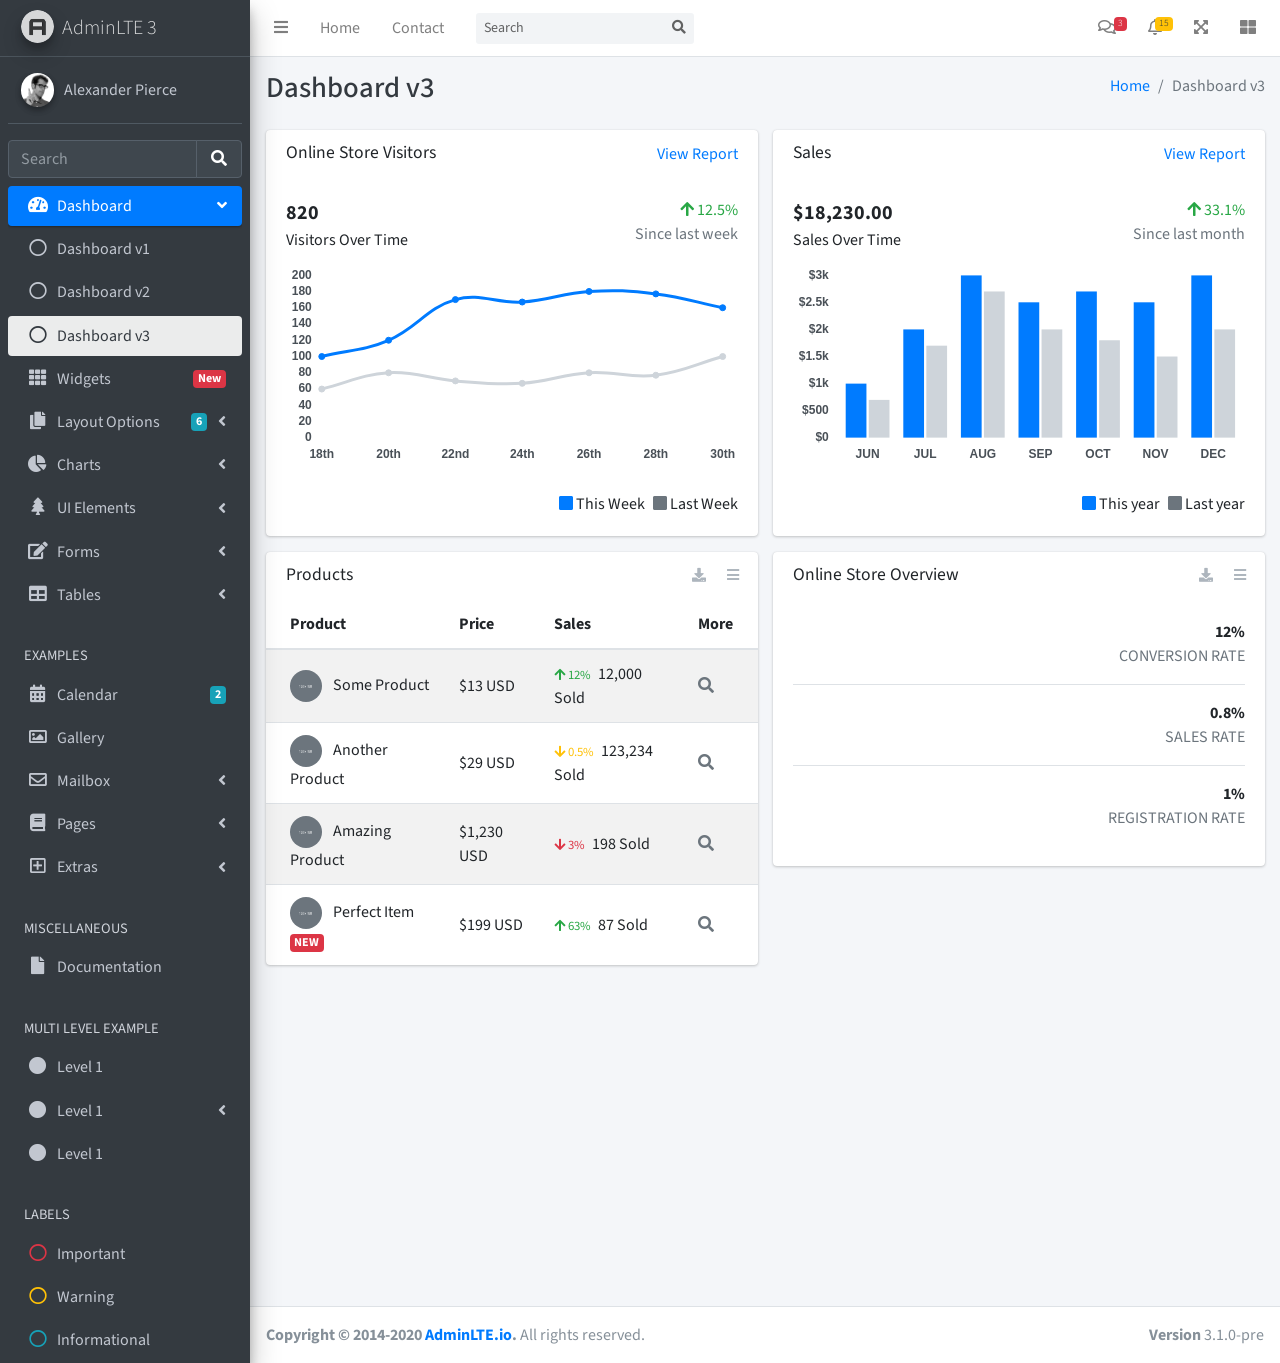
<file: AdminLTE-master/index3.html>
<!DOCTYPE html>
<html lang="en">
<head>
  <meta charset="utf-8">
  <meta name="viewport" content="width=device-width, initial-scale=1">
  <title>AdminLTE 3 | Dashboard 3</title>

  <!-- Google Font: Source Sans Pro -->
  <link rel="stylesheet" href="https://fonts.googleapis.com/css?family=Source+Sans+Pro:300,400,400i,700&display=fallback">
  <!-- Font Awesome Icons -->
  <link rel="stylesheet" href="plugins/fontawesome-free/css/all.min.css">
  <!-- IonIcons -->
  <link rel="stylesheet" href="https://code.ionicframework.com/ionicons/2.0.1/css/ionicons.min.css">
  <!-- Theme style -->
  <link rel="stylesheet" href="dist/css/adminlte.min.css">
</head>
<!--
`body` tag options:

  Apply one or more of the following classes to to the body tag
  to get the desired effect

  * sidebar-collapse
  * sidebar-mini
-->
<body class="hold-transition sidebar-mini">
<div class="wrapper">
  <!-- Navbar -->
  <nav class="main-header navbar navbar-expand navbar-white navbar-light">
    <!-- Left navbar links -->
    <ul class="navbar-nav">
      <li class="nav-item">
        <a class="nav-link" data-widget="pushmenu" href="#" role="button"><i class="fas fa-bars"></i></a>
      </li>
      <li class="nav-item d-none d-sm-inline-block">
        <a href="index3.html" class="nav-link">Home</a>
      </li>
      <li class="nav-item d-none d-sm-inline-block">
        <a href="#" class="nav-link">Contact</a>
      </li>
    </ul>

    <!-- SEARCH FORM -->
    <form class="form-inline ml-3">
      <div class="input-group input-group-sm">
        <input class="form-control form-control-navbar" type="search" placeholder="Search" aria-label="Search">
        <div class="input-group-append">
          <button class="btn btn-navbar" type="submit">
            <i class="fas fa-search"></i>
          </button>
        </div>
      </div>
    </form>

    <!-- Right navbar links -->
    <ul class="navbar-nav ml-auto">
      <!-- Messages Dropdown Menu -->
      <li class="nav-item dropdown">
        <a class="nav-link" data-toggle="dropdown" href="#">
          <i class="far fa-comments"></i>
          <span class="badge badge-danger navbar-badge">3</span>
        </a>
        <div class="dropdown-menu dropdown-menu-lg dropdown-menu-right">
          <a href="#" class="dropdown-item">
            <!-- Message Start -->
            <div class="media">
              <img src="dist/img/user1-128x128.jpg" alt="User Avatar" class="img-size-50 mr-3 img-circle">
              <div class="media-body">
                <h3 class="dropdown-item-title">
                  Brad Diesel
                  <span class="float-right text-sm text-danger"><i class="fas fa-star"></i></span>
                </h3>
                <p class="text-sm">Call me whenever you can...</p>
                <p class="text-sm text-muted"><i class="far fa-clock mr-1"></i> 4 Hours Ago</p>
              </div>
            </div>
            <!-- Message End -->
          </a>
          <div class="dropdown-divider"></div>
          <a href="#" class="dropdown-item">
            <!-- Message Start -->
            <div class="media">
              <img src="dist/img/user8-128x128.jpg" alt="User Avatar" class="img-size-50 img-circle mr-3">
              <div class="media-body">
                <h3 class="dropdown-item-title">
                  John Pierce
                  <span class="float-right text-sm text-muted"><i class="fas fa-star"></i></span>
                </h3>
                <p class="text-sm">I got your message bro</p>
                <p class="text-sm text-muted"><i class="far fa-clock mr-1"></i> 4 Hours Ago</p>
              </div>
            </div>
            <!-- Message End -->
          </a>
          <div class="dropdown-divider"></div>
          <a href="#" class="dropdown-item">
            <!-- Message Start -->
            <div class="media">
              <img src="dist/img/user3-128x128.jpg" alt="User Avatar" class="img-size-50 img-circle mr-3">
              <div class="media-body">
                <h3 class="dropdown-item-title">
                  Nora Silvester
                  <span class="float-right text-sm text-warning"><i class="fas fa-star"></i></span>
                </h3>
                <p class="text-sm">The subject goes here</p>
                <p class="text-sm text-muted"><i class="far fa-clock mr-1"></i> 4 Hours Ago</p>
              </div>
            </div>
            <!-- Message End -->
          </a>
          <div class="dropdown-divider"></div>
          <a href="#" class="dropdown-item dropdown-footer">See All Messages</a>
        </div>
      </li>
      <!-- Notifications Dropdown Menu -->
      <li class="nav-item dropdown">
        <a class="nav-link" data-toggle="dropdown" href="#">
          <i class="far fa-bell"></i>
          <span class="badge badge-warning navbar-badge">15</span>
        </a>
        <div class="dropdown-menu dropdown-menu-lg dropdown-menu-right">
          <span class="dropdown-item dropdown-header">15 Notifications</span>
          <div class="dropdown-divider"></div>
          <a href="#" class="dropdown-item">
            <i class="fas fa-envelope mr-2"></i> 4 new messages
            <span class="float-right text-muted text-sm">3 mins</span>
          </a>
          <div class="dropdown-divider"></div>
          <a href="#" class="dropdown-item">
            <i class="fas fa-users mr-2"></i> 8 friend requests
            <span class="float-right text-muted text-sm">12 hours</span>
          </a>
          <div class="dropdown-divider"></div>
          <a href="#" class="dropdown-item">
            <i class="fas fa-file mr-2"></i> 3 new reports
            <span class="float-right text-muted text-sm">2 days</span>
          </a>
          <div class="dropdown-divider"></div>
          <a href="#" class="dropdown-item dropdown-footer">See All Notifications</a>
        </div>
      </li>
      <li class="nav-item">
        <a class="nav-link" data-widget="fullscreen" href="#" role="button">
          <i class="fas fa-expand-arrows-alt"></i>
        </a>
      </li>
      <li class="nav-item">
        <a class="nav-link" data-widget="control-sidebar" data-slide="true" href="#" role="button">
          <i class="fas fa-th-large"></i>
        </a>
      </li>
    </ul>
  </nav>
  <!-- /.navbar -->

  <!-- Main Sidebar Container -->
  <aside class="main-sidebar sidebar-dark-primary elevation-4">
    <!-- Brand Logo -->
    <a href="index3.html" class="brand-link">
      <img src="dist/img/AdminLTELogo.png" alt="AdminLTE Logo" class="brand-image img-circle elevation-3" style="opacity: .8">
      <span class="brand-text font-weight-light">AdminLTE 3</span>
    </a>

    <!-- Sidebar -->
    <div class="sidebar">
      <!-- Sidebar user panel (optional) -->
      <div class="user-panel mt-3 pb-3 mb-3 d-flex">
        <div class="image">
          <img src="dist/img/user2-160x160.jpg" class="img-circle elevation-2" alt="User Image">
        </div>
        <div class="info">
          <a href="#" class="d-block">Alexander Pierce</a>
        </div>
      </div>

      <!-- SidebarSearch Form -->
      <div class="form-inline">
        <div class="input-group" data-widget="sidebar-search">
          <input class="form-control form-control-sidebar" type="search" placeholder="Search" aria-label="Search">
          <div class="input-group-append">
            <button class="btn btn-sidebar">
              <i class="fas fa-search fa-fw"></i>
            </button>
          </div>
        </div>
      </div>

      <!-- Sidebar Menu -->
      <nav class="mt-2">
        <ul class="nav nav-pills nav-sidebar flex-column" data-widget="treeview" role="menu" data-accordion="false">
          <!-- Add icons to the links using the .nav-icon class
               with font-awesome or any other icon font library -->
          <li class="nav-item menu-open">
            <a href="#" class="nav-link active">
              <i class="nav-icon fas fa-tachometer-alt"></i>
              <p>
                Dashboard
                <i class="right fas fa-angle-left"></i>
              </p>
            </a>
            <ul class="nav nav-treeview">
              <li class="nav-item">
                <a href="./index.html" class="nav-link">
                  <i class="far fa-circle nav-icon"></i>
                  <p>Dashboard v1</p>
                </a>
              </li>
              <li class="nav-item">
                <a href="./index2.html" class="nav-link">
                  <i class="far fa-circle nav-icon"></i>
                  <p>Dashboard v2</p>
                </a>
              </li>
              <li class="nav-item">
                <a href="./index3.html" class="nav-link active">
                  <i class="far fa-circle nav-icon"></i>
                  <p>Dashboard v3</p>
                </a>
              </li>
            </ul>
          </li>
          <li class="nav-item">
            <a href="pages/widgets.html" class="nav-link">
              <i class="nav-icon fas fa-th"></i>
              <p>
                Widgets
                <span class="right badge badge-danger">New</span>
              </p>
            </a>
          </li>
          <li class="nav-item">
            <a href="#" class="nav-link">
              <i class="nav-icon fas fa-copy"></i>
              <p>
                Layout Options
                <i class="fas fa-angle-left right"></i>
                <span class="badge badge-info right">6</span>
              </p>
            </a>
            <ul class="nav nav-treeview">
              <li class="nav-item">
                <a href="pages/layout/top-nav.html" class="nav-link">
                  <i class="far fa-circle nav-icon"></i>
                  <p>Top Navigation</p>
                </a>
              </li>
              <li class="nav-item">
                <a href="pages/layout/top-nav-sidebar.html" class="nav-link">
                  <i class="far fa-circle nav-icon"></i>
                  <p>Top Navigation + Sidebar</p>
                </a>
              </li>
              <li class="nav-item">
                <a href="pages/layout/boxed.html" class="nav-link">
                  <i class="far fa-circle nav-icon"></i>
                  <p>Boxed</p>
                </a>
              </li>
              <li class="nav-item">
                <a href="pages/layout/fixed-sidebar.html" class="nav-link">
                  <i class="far fa-circle nav-icon"></i>
                  <p>Fixed Sidebar</p>
                </a>
              </li>
              <li class="nav-item">
                <a href="pages/layout/fixed-sidebar-custom.html" class="nav-link">
                  <i class="far fa-circle nav-icon"></i>
                  <p>Fixed Sidebar <small>+ Custom Area</small></p>
                </a>
              </li>
              <li class="nav-item">
                <a href="pages/layout/fixed-topnav.html" class="nav-link">
                  <i class="far fa-circle nav-icon"></i>
                  <p>Fixed Navbar</p>
                </a>
              </li>
              <li class="nav-item">
                <a href="pages/layout/fixed-footer.html" class="nav-link">
                  <i class="far fa-circle nav-icon"></i>
                  <p>Fixed Footer</p>
                </a>
              </li>
              <li class="nav-item">
                <a href="pages/layout/collapsed-sidebar.html" class="nav-link">
                  <i class="far fa-circle nav-icon"></i>
                  <p>Collapsed Sidebar</p>
                </a>
              </li>
            </ul>
          </li>
          <li class="nav-item">
            <a href="#" class="nav-link">
              <i class="nav-icon fas fa-chart-pie"></i>
              <p>
                Charts
                <i class="right fas fa-angle-left"></i>
              </p>
            </a>
            <ul class="nav nav-treeview">
              <li class="nav-item">
                <a href="pages/charts/chartjs.html" class="nav-link">
                  <i class="far fa-circle nav-icon"></i>
                  <p>ChartJS</p>
                </a>
              </li>
              <li class="nav-item">
                <a href="pages/charts/flot.html" class="nav-link">
                  <i class="far fa-circle nav-icon"></i>
                  <p>Flot</p>
                </a>
              </li>
              <li class="nav-item">
                <a href="pages/charts/inline.html" class="nav-link">
                  <i class="far fa-circle nav-icon"></i>
                  <p>Inline</p>
                </a>
              </li>
            </ul>
          </li>
          <li class="nav-item">
            <a href="#" class="nav-link">
              <i class="nav-icon fas fa-tree"></i>
              <p>
                UI Elements
                <i class="fas fa-angle-left right"></i>
              </p>
            </a>
            <ul class="nav nav-treeview">
              <li class="nav-item">
                <a href="pages/UI/general.html" class="nav-link">
                  <i class="far fa-circle nav-icon"></i>
                  <p>General</p>
                </a>
              </li>
              <li class="nav-item">
                <a href="pages/UI/icons.html" class="nav-link">
                  <i class="far fa-circle nav-icon"></i>
                  <p>Icons</p>
                </a>
              </li>
              <li class="nav-item">
                <a href="pages/UI/buttons.html" class="nav-link">
                  <i class="far fa-circle nav-icon"></i>
                  <p>Buttons</p>
                </a>
              </li>
              <li class="nav-item">
                <a href="pages/UI/sliders.html" class="nav-link">
                  <i class="far fa-circle nav-icon"></i>
                  <p>Sliders</p>
                </a>
              </li>
              <li class="nav-item">
                <a href="pages/UI/modals.html" class="nav-link">
                  <i class="far fa-circle nav-icon"></i>
                  <p>Modals & Alerts</p>
                </a>
              </li>
              <li class="nav-item">
                <a href="pages/UI/navbar.html" class="nav-link">
                  <i class="far fa-circle nav-icon"></i>
                  <p>Navbar & Tabs</p>
                </a>
              </li>
              <li class="nav-item">
                <a href="pages/UI/timeline.html" class="nav-link">
                  <i class="far fa-circle nav-icon"></i>
                  <p>Timeline</p>
                </a>
              </li>
              <li class="nav-item">
                <a href="pages/UI/ribbons.html" class="nav-link">
                  <i class="far fa-circle nav-icon"></i>
                  <p>Ribbons</p>
                </a>
              </li>
            </ul>
          </li>
          <li class="nav-item">
            <a href="#" class="nav-link">
              <i class="nav-icon fas fa-edit"></i>
              <p>
                Forms
                <i class="fas fa-angle-left right"></i>
              </p>
            </a>
            <ul class="nav nav-treeview">
              <li class="nav-item">
                <a href="pages/forms/general.html" class="nav-link">
                  <i class="far fa-circle nav-icon"></i>
                  <p>General Elements</p>
                </a>
              </li>
              <li class="nav-item">
                <a href="pages/forms/advanced.html" class="nav-link">
                  <i class="far fa-circle nav-icon"></i>
                  <p>Advanced Elements</p>
                </a>
              </li>
              <li class="nav-item">
                <a href="pages/forms/editors.html" class="nav-link">
                  <i class="far fa-circle nav-icon"></i>
                  <p>Editors</p>
                </a>
              </li>
              <li class="nav-item">
                <a href="pages/forms/validation.html" class="nav-link">
                  <i class="far fa-circle nav-icon"></i>
                  <p>Validation</p>
                </a>
              </li>
            </ul>
          </li>
          <li class="nav-item">
            <a href="#" class="nav-link">
              <i class="nav-icon fas fa-table"></i>
              <p>
                Tables
                <i class="fas fa-angle-left right"></i>
              </p>
            </a>
            <ul class="nav nav-treeview">
              <li class="nav-item">
                <a href="pages/tables/simple.html" class="nav-link">
                  <i class="far fa-circle nav-icon"></i>
                  <p>Simple Tables</p>
                </a>
              </li>
              <li class="nav-item">
                <a href="pages/tables/data.html" class="nav-link">
                  <i class="far fa-circle nav-icon"></i>
                  <p>DataTables</p>
                </a>
              </li>
              <li class="nav-item">
                <a href="pages/tables/jsgrid.html" class="nav-link">
                  <i class="far fa-circle nav-icon"></i>
                  <p>jsGrid</p>
                </a>
              </li>
            </ul>
          </li>
          <li class="nav-header">EXAMPLES</li>
          <li class="nav-item">
            <a href="pages/calendar.html" class="nav-link">
              <i class="nav-icon fas fa-calendar-alt"></i>
              <p>
                Calendar
                <span class="badge badge-info right">2</span>
              </p>
            </a>
          </li>
          <li class="nav-item">
            <a href="pages/gallery.html" class="nav-link">
              <i class="nav-icon far fa-image"></i>
              <p>
                Gallery
              </p>
            </a>
          </li>
          <li class="nav-item">
            <a href="#" class="nav-link">
              <i class="nav-icon far fa-envelope"></i>
              <p>
                Mailbox
                <i class="fas fa-angle-left right"></i>
              </p>
            </a>
            <ul class="nav nav-treeview">
              <li class="nav-item">
                <a href="pages/mailbox/mailbox.html" class="nav-link">
                  <i class="far fa-circle nav-icon"></i>
                  <p>Inbox</p>
                </a>
              </li>
              <li class="nav-item">
                <a href="pages/mailbox/compose.html" class="nav-link">
                  <i class="far fa-circle nav-icon"></i>
                  <p>Compose</p>
                </a>
              </li>
              <li class="nav-item">
                <a href="pages/mailbox/read-mail.html" class="nav-link">
                  <i class="far fa-circle nav-icon"></i>
                  <p>Read</p>
                </a>
              </li>
            </ul>
          </li>
          <li class="nav-item">
            <a href="#" class="nav-link">
              <i class="nav-icon fas fa-book"></i>
              <p>
                Pages
                <i class="fas fa-angle-left right"></i>
              </p>
            </a>
            <ul class="nav nav-treeview">
              <li class="nav-item">
                <a href="pages/examples/invoice.html" class="nav-link">
                  <i class="far fa-circle nav-icon"></i>
                  <p>Invoice</p>
                </a>
              </li>
              <li class="nav-item">
                <a href="pages/examples/profile.html" class="nav-link">
                  <i class="far fa-circle nav-icon"></i>
                  <p>Profile</p>
                </a>
              </li>
              <li class="nav-item">
                <a href="pages/examples/e-commerce.html" class="nav-link">
                  <i class="far fa-circle nav-icon"></i>
                  <p>E-commerce</p>
                </a>
              </li>
              <li class="nav-item">
                <a href="pages/examples/projects.html" class="nav-link">
                  <i class="far fa-circle nav-icon"></i>
                  <p>Projects</p>
                </a>
              </li>
              <li class="nav-item">
                <a href="pages/examples/project-add.html" class="nav-link">
                  <i class="far fa-circle nav-icon"></i>
                  <p>Project Add</p>
                </a>
              </li>
              <li class="nav-item">
                <a href="pages/examples/project-edit.html" class="nav-link">
                  <i class="far fa-circle nav-icon"></i>
                  <p>Project Edit</p>
                </a>
              </li>
              <li class="nav-item">
                <a href="pages/examples/project-detail.html" class="nav-link">
                  <i class="far fa-circle nav-icon"></i>
                  <p>Project Detail</p>
                </a>
              </li>
              <li class="nav-item">
                <a href="pages/examples/contacts.html" class="nav-link">
                  <i class="far fa-circle nav-icon"></i>
                  <p>Contacts</p>
                </a>
              </li>
            </ul>
          </li>
          <li class="nav-item">
            <a href="#" class="nav-link">
              <i class="nav-icon far fa-plus-square"></i>
              <p>
                Extras
                <i class="fas fa-angle-left right"></i>
              </p>
            </a>
            <ul class="nav nav-treeview">
              <li class="nav-item">
                <a href="pages/examples/login.html" class="nav-link">
                  <i class="far fa-circle nav-icon"></i>
                  <p>Login</p>
                </a>
              </li>
              <li class="nav-item">
                <a href="pages/examples/register.html" class="nav-link">
                  <i class="far fa-circle nav-icon"></i>
                  <p>Register</p>
                </a>
              </li>
              <li class="nav-item">
                <a href="pages/examples/forgot-password.html" class="nav-link">
                  <i class="far fa-circle nav-icon"></i>
                  <p>Forgot Password</p>
                </a>
              </li>
              <li class="nav-item">
                <a href="pages/examples/recover-password.html" class="nav-link">
                  <i class="far fa-circle nav-icon"></i>
                  <p>Recover Password</p>
                </a>
              </li>
              <li class="nav-item">
                <a href="pages/examples/lockscreen.html" class="nav-link">
                  <i class="far fa-circle nav-icon"></i>
                  <p>Lockscreen</p>
                </a>
              </li>
              <li class="nav-item">
                <a href="pages/examples/legacy-user-menu.html" class="nav-link">
                  <i class="far fa-circle nav-icon"></i>
                  <p>Legacy User Menu</p>
                </a>
              </li>
              <li class="nav-item">
                <a href="pages/examples/language-menu.html" class="nav-link">
                  <i class="far fa-circle nav-icon"></i>
                  <p>Language Menu</p>
                </a>
              </li>
              <li class="nav-item">
                <a href="pages/examples/404.html" class="nav-link">
                  <i class="far fa-circle nav-icon"></i>
                  <p>Error 404</p>
                </a>
              </li>
              <li class="nav-item">
                <a href="pages/examples/500.html" class="nav-link">
                  <i class="far fa-circle nav-icon"></i>
                  <p>Error 500</p>
                </a>
              </li>
              <li class="nav-item">
                <a href="pages/examples/pace.html" class="nav-link">
                  <i class="far fa-circle nav-icon"></i>
                  <p>Pace</p>
                </a>
              </li>
              <li class="nav-item">
                <a href="pages/examples/blank.html" class="nav-link">
                  <i class="far fa-circle nav-icon"></i>
                  <p>Blank Page</p>
                </a>
              </li>
              <li class="nav-item">
                <a href="starter.html" class="nav-link">
                  <i class="far fa-circle nav-icon"></i>
                  <p>Starter Page</p>
                </a>
              </li>
            </ul>
          </li>
          <li class="nav-header">MISCELLANEOUS</li>
          <li class="nav-item">
            <a href="https://adminlte.io/docs/3.0/" class="nav-link">
              <i class="nav-icon fas fa-file"></i>
              <p>Documentation</p>
            </a>
          </li>
          <li class="nav-header">MULTI LEVEL EXAMPLE</li>
          <li class="nav-item">
            <a href="#" class="nav-link">
              <i class="fas fa-circle nav-icon"></i>
              <p>Level 1</p>
            </a>
          </li>
          <li class="nav-item">
            <a href="#" class="nav-link">
              <i class="nav-icon fas fa-circle"></i>
              <p>
                Level 1
                <i class="right fas fa-angle-left"></i>
              </p>
            </a>
            <ul class="nav nav-treeview">
              <li class="nav-item">
                <a href="#" class="nav-link">
                  <i class="far fa-circle nav-icon"></i>
                  <p>Level 2</p>
                </a>
              </li>
              <li class="nav-item">
                <a href="#" class="nav-link">
                  <i class="far fa-circle nav-icon"></i>
                  <p>
                    Level 2
                    <i class="right fas fa-angle-left"></i>
                  </p>
                </a>
                <ul class="nav nav-treeview">
                  <li class="nav-item">
                    <a href="#" class="nav-link">
                      <i class="far fa-dot-circle nav-icon"></i>
                      <p>Level 3</p>
                    </a>
                  </li>
                  <li class="nav-item">
                    <a href="#" class="nav-link">
                      <i class="far fa-dot-circle nav-icon"></i>
                      <p>Level 3</p>
                    </a>
                  </li>
                  <li class="nav-item">
                    <a href="#" class="nav-link">
                      <i class="far fa-dot-circle nav-icon"></i>
                      <p>Level 3</p>
                    </a>
                  </li>
                </ul>
              </li>
              <li class="nav-item">
                <a href="#" class="nav-link">
                  <i class="far fa-circle nav-icon"></i>
                  <p>Level 2</p>
                </a>
              </li>
            </ul>
          </li>
          <li class="nav-item">
            <a href="#" class="nav-link">
              <i class="fas fa-circle nav-icon"></i>
              <p>Level 1</p>
            </a>
          </li>
          <li class="nav-header">LABELS</li>
          <li class="nav-item">
            <a href="#" class="nav-link">
              <i class="nav-icon far fa-circle text-danger"></i>
              <p class="text">Important</p>
            </a>
          </li>
          <li class="nav-item">
            <a href="#" class="nav-link">
              <i class="nav-icon far fa-circle text-warning"></i>
              <p>Warning</p>
            </a>
          </li>
          <li class="nav-item">
            <a href="#" class="nav-link">
              <i class="nav-icon far fa-circle text-info"></i>
              <p>Informational</p>
            </a>
          </li>
        </ul>
      </nav>
      <!-- /.sidebar-menu -->
    </div>
    <!-- /.sidebar -->
  </aside>

  <!-- Content Wrapper. Contains page content -->
  <div class="content-wrapper">
    <!-- Content Header (Page header) -->
    <div class="content-header">
      <div class="container-fluid">
        <div class="row mb-2">
          <div class="col-sm-6">
            <h1 class="m-0 text-dark">Dashboard v3</h1>
          </div><!-- /.col -->
          <div class="col-sm-6">
            <ol class="breadcrumb float-sm-right">
              <li class="breadcrumb-item"><a href="#">Home</a></li>
              <li class="breadcrumb-item active">Dashboard v3</li>
            </ol>
          </div><!-- /.col -->
        </div><!-- /.row -->
      </div><!-- /.container-fluid -->
    </div>
    <!-- /.content-header -->

    <!-- Main content -->
    <div class="content">
      <div class="container-fluid">
        <div class="row">
          <div class="col-lg-6">
            <div class="card">
              <div class="card-header border-0">
                <div class="d-flex justify-content-between">
                  <h3 class="card-title">Online Store Visitors</h3>
                  <a href="javascript:void(0);">View Report</a>
                </div>
              </div>
              <div class="card-body">
                <div class="d-flex">
                  <p class="d-flex flex-column">
                    <span class="text-bold text-lg">820</span>
                    <span>Visitors Over Time</span>
                  </p>
                  <p class="ml-auto d-flex flex-column text-right">
                    <span class="text-success">
                      <i class="fas fa-arrow-up"></i> 12.5%
                    </span>
                    <span class="text-muted">Since last week</span>
                  </p>
                </div>
                <!-- /.d-flex -->

                <div class="position-relative mb-4">
                  <canvas id="visitors-chart" height="200"></canvas>
                </div>

                <div class="d-flex flex-row justify-content-end">
                  <span class="mr-2">
                    <i class="fas fa-square text-primary"></i> This Week
                  </span>

                  <span>
                    <i class="fas fa-square text-gray"></i> Last Week
                  </span>
                </div>
              </div>
            </div>
            <!-- /.card -->

            <div class="card">
              <div class="card-header border-0">
                <h3 class="card-title">Products</h3>
                <div class="card-tools">
                  <a href="#" class="btn btn-tool btn-sm">
                    <i class="fas fa-download"></i>
                  </a>
                  <a href="#" class="btn btn-tool btn-sm">
                    <i class="fas fa-bars"></i>
                  </a>
                </div>
              </div>
              <div class="card-body table-responsive p-0">
                <table class="table table-striped table-valign-middle">
                  <thead>
                  <tr>
                    <th>Product</th>
                    <th>Price</th>
                    <th>Sales</th>
                    <th>More</th>
                  </tr>
                  </thead>
                  <tbody>
                  <tr>
                    <td>
                      <img src="dist/img/default-150x150.png" alt="Product 1" class="img-circle img-size-32 mr-2">
                      Some Product
                    </td>
                    <td>$13 USD</td>
                    <td>
                      <small class="text-success mr-1">
                        <i class="fas fa-arrow-up"></i>
                        12%
                      </small>
                      12,000 Sold
                    </td>
                    <td>
                      <a href="#" class="text-muted">
                        <i class="fas fa-search"></i>
                      </a>
                    </td>
                  </tr>
                  <tr>
                    <td>
                      <img src="dist/img/default-150x150.png" alt="Product 1" class="img-circle img-size-32 mr-2">
                      Another Product
                    </td>
                    <td>$29 USD</td>
                    <td>
                      <small class="text-warning mr-1">
                        <i class="fas fa-arrow-down"></i>
                        0.5%
                      </small>
                      123,234 Sold
                    </td>
                    <td>
                      <a href="#" class="text-muted">
                        <i class="fas fa-search"></i>
                      </a>
                    </td>
                  </tr>
                  <tr>
                    <td>
                      <img src="dist/img/default-150x150.png" alt="Product 1" class="img-circle img-size-32 mr-2">
                      Amazing Product
                    </td>
                    <td>$1,230 USD</td>
                    <td>
                      <small class="text-danger mr-1">
                        <i class="fas fa-arrow-down"></i>
                        3%
                      </small>
                      198 Sold
                    </td>
                    <td>
                      <a href="#" class="text-muted">
                        <i class="fas fa-search"></i>
                      </a>
                    </td>
                  </tr>
                  <tr>
                    <td>
                      <img src="dist/img/default-150x150.png" alt="Product 1" class="img-circle img-size-32 mr-2">
                      Perfect Item
                      <span class="badge bg-danger">NEW</span>
                    </td>
                    <td>$199 USD</td>
                    <td>
                      <small class="text-success mr-1">
                        <i class="fas fa-arrow-up"></i>
                        63%
                      </small>
                      87 Sold
                    </td>
                    <td>
                      <a href="#" class="text-muted">
                        <i class="fas fa-search"></i>
                      </a>
                    </td>
                  </tr>
                  </tbody>
                </table>
              </div>
            </div>
            <!-- /.card -->
          </div>
          <!-- /.col-md-6 -->
          <div class="col-lg-6">
            <div class="card">
              <div class="card-header border-0">
                <div class="d-flex justify-content-between">
                  <h3 class="card-title">Sales</h3>
                  <a href="javascript:void(0);">View Report</a>
                </div>
              </div>
              <div class="card-body">
                <div class="d-flex">
                  <p class="d-flex flex-column">
                    <span class="text-bold text-lg">$18,230.00</span>
                    <span>Sales Over Time</span>
                  </p>
                  <p class="ml-auto d-flex flex-column text-right">
                    <span class="text-success">
                      <i class="fas fa-arrow-up"></i> 33.1%
                    </span>
                    <span class="text-muted">Since last month</span>
                  </p>
                </div>
                <!-- /.d-flex -->

                <div class="position-relative mb-4">
                  <canvas id="sales-chart" height="200"></canvas>
                </div>

                <div class="d-flex flex-row justify-content-end">
                  <span class="mr-2">
                    <i class="fas fa-square text-primary"></i> This year
                  </span>

                  <span>
                    <i class="fas fa-square text-gray"></i> Last year
                  </span>
                </div>
              </div>
            </div>
            <!-- /.card -->

            <div class="card">
              <div class="card-header border-0">
                <h3 class="card-title">Online Store Overview</h3>
                <div class="card-tools">
                  <a href="#" class="btn btn-sm btn-tool">
                    <i class="fas fa-download"></i>
                  </a>
                  <a href="#" class="btn btn-sm btn-tool">
                    <i class="fas fa-bars"></i>
                  </a>
                </div>
              </div>
              <div class="card-body">
                <div class="d-flex justify-content-between align-items-center border-bottom mb-3">
                  <p class="text-success text-xl">
                    <i class="ion ion-ios-refresh-empty"></i>
                  </p>
                  <p class="d-flex flex-column text-right">
                    <span class="font-weight-bold">
                      <i class="ion ion-android-arrow-up text-success"></i> 12%
                    </span>
                    <span class="text-muted">CONVERSION RATE</span>
                  </p>
                </div>
                <!-- /.d-flex -->
                <div class="d-flex justify-content-between align-items-center border-bottom mb-3">
                  <p class="text-warning text-xl">
                    <i class="ion ion-ios-cart-outline"></i>
                  </p>
                  <p class="d-flex flex-column text-right">
                    <span class="font-weight-bold">
                      <i class="ion ion-android-arrow-up text-warning"></i> 0.8%
                    </span>
                    <span class="text-muted">SALES RATE</span>
                  </p>
                </div>
                <!-- /.d-flex -->
                <div class="d-flex justify-content-between align-items-center mb-0">
                  <p class="text-danger text-xl">
                    <i class="ion ion-ios-people-outline"></i>
                  </p>
                  <p class="d-flex flex-column text-right">
                    <span class="font-weight-bold">
                      <i class="ion ion-android-arrow-down text-danger"></i> 1%
                    </span>
                    <span class="text-muted">REGISTRATION RATE</span>
                  </p>
                </div>
                <!-- /.d-flex -->
              </div>
            </div>
          </div>
          <!-- /.col-md-6 -->
        </div>
        <!-- /.row -->
      </div>
      <!-- /.container-fluid -->
    </div>
    <!-- /.content -->
  </div>
  <!-- /.content-wrapper -->

  <!-- Control Sidebar -->
  <aside class="control-sidebar control-sidebar-dark">
    <!-- Control sidebar content goes here -->
  </aside>
  <!-- /.control-sidebar -->

  <!-- Main Footer -->
  <footer class="main-footer">
    <strong>Copyright &copy; 2014-2020 <a href="https://adminlte.io">AdminLTE.io</a>.</strong>
    All rights reserved.
    <div class="float-right d-none d-sm-inline-block">
      <b>Version</b> 3.1.0-pre
    </div>
  </footer>
</div>
<!-- ./wrapper -->

<!-- REQUIRED SCRIPTS -->

<!-- jQuery -->
<script src="plugins/jquery/jquery.min.js"></script>
<!-- Bootstrap -->
<script src="plugins/bootstrap/js/bootstrap.bundle.min.js"></script>
<!-- AdminLTE -->
<script src="dist/js/adminlte.js"></script>

<!-- OPTIONAL SCRIPTS -->
<script src="plugins/chart.js/Chart.min.js"></script>
<!-- AdminLTE for demo purposes -->
<script src="dist/js/demo.js"></script>
<!-- AdminLTE dashboard demo (This is only for demo purposes) -->
<script src="dist/js/pages/dashboard3.js"></script>
</body>
</html>
</file>
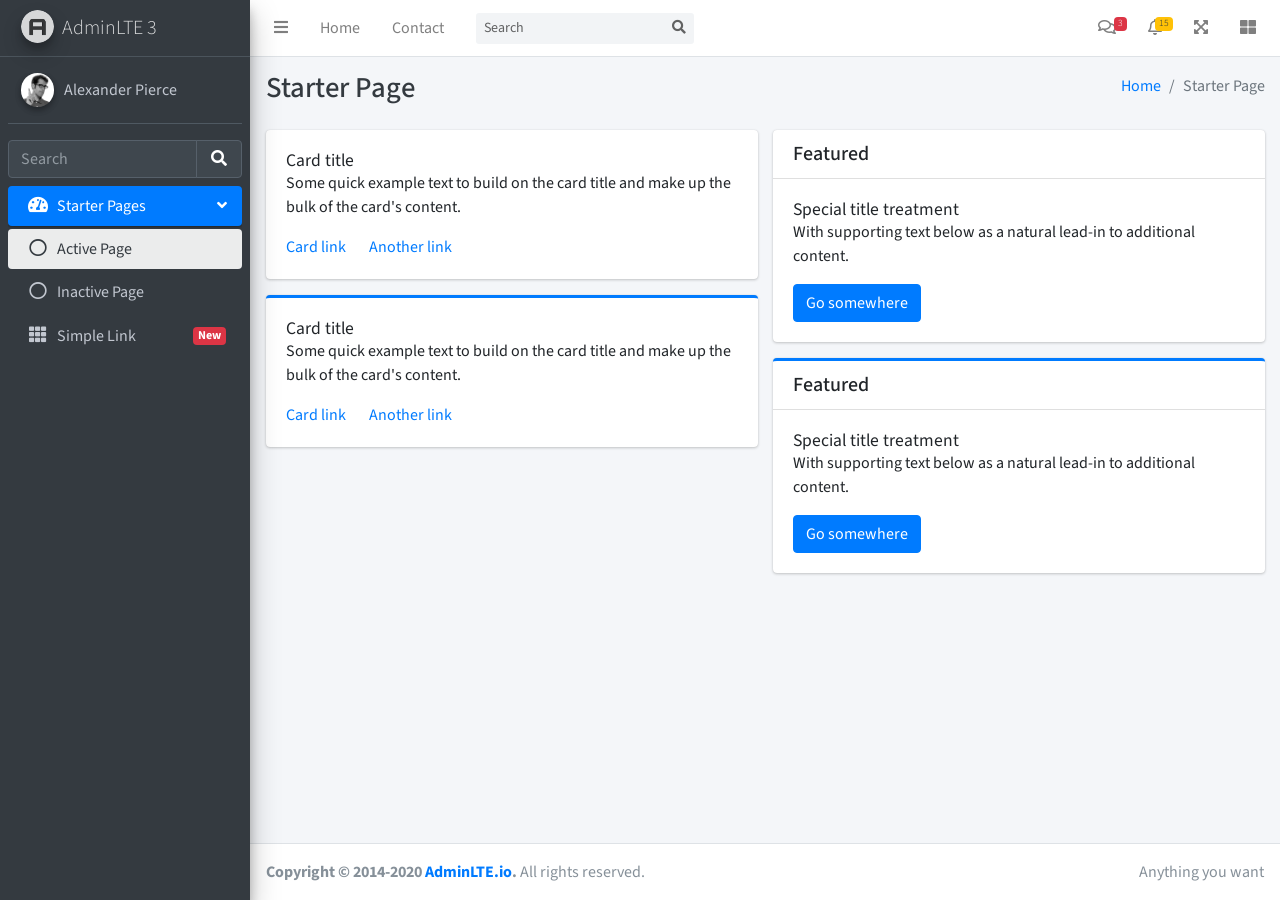
<file: AdminLTE-master/starter.html>
<!DOCTYPE html>
<!--
This is a starter template page. Use this page to start your new project from
scratch. This page gets rid of all links and provides the needed markup only.
-->
<html lang="en">
<head>
  <meta charset="utf-8">
  <meta name="viewport" content="width=device-width, initial-scale=1">
  <title>AdminLTE 3 | Starter</title>

  <!-- Google Font: Source Sans Pro -->
  <link rel="stylesheet" href="https://fonts.googleapis.com/css?family=Source+Sans+Pro:300,400,400i,700&display=fallback">
  <!-- Font Awesome Icons -->
  <link rel="stylesheet" href="plugins/fontawesome-free/css/all.min.css">
  <!-- Theme style -->
  <link rel="stylesheet" href="dist/css/adminlte.min.css">
</head>
<body class="hold-transition sidebar-mini">
<div class="wrapper">

  <!-- Navbar -->
  <nav class="main-header navbar navbar-expand navbar-white navbar-light">
    <!-- Left navbar links -->
    <ul class="navbar-nav">
      <li class="nav-item">
        <a class="nav-link" data-widget="pushmenu" href="#" role="button"><i class="fas fa-bars"></i></a>
      </li>
      <li class="nav-item d-none d-sm-inline-block">
        <a href="index3.html" class="nav-link">Home</a>
      </li>
      <li class="nav-item d-none d-sm-inline-block">
        <a href="#" class="nav-link">Contact</a>
      </li>
    </ul>

    <!-- SEARCH FORM -->
    <form class="form-inline ml-3">
      <div class="input-group input-group-sm">
        <input class="form-control form-control-navbar" type="search" placeholder="Search" aria-label="Search">
        <div class="input-group-append">
          <button class="btn btn-navbar" type="submit">
            <i class="fas fa-search"></i>
          </button>
        </div>
      </div>
    </form>

    <!-- Right navbar links -->
    <ul class="navbar-nav ml-auto">
      <!-- Messages Dropdown Menu -->
      <li class="nav-item dropdown">
        <a class="nav-link" data-toggle="dropdown" href="#">
          <i class="far fa-comments"></i>
          <span class="badge badge-danger navbar-badge">3</span>
        </a>
        <div class="dropdown-menu dropdown-menu-lg dropdown-menu-right">
          <a href="#" class="dropdown-item">
            <!-- Message Start -->
            <div class="media">
              <img src="dist/img/user1-128x128.jpg" alt="User Avatar" class="img-size-50 mr-3 img-circle">
              <div class="media-body">
                <h3 class="dropdown-item-title">
                  Brad Diesel
                  <span class="float-right text-sm text-danger"><i class="fas fa-star"></i></span>
                </h3>
                <p class="text-sm">Call me whenever you can...</p>
                <p class="text-sm text-muted"><i class="far fa-clock mr-1"></i> 4 Hours Ago</p>
              </div>
            </div>
            <!-- Message End -->
          </a>
          <div class="dropdown-divider"></div>
          <a href="#" class="dropdown-item">
            <!-- Message Start -->
            <div class="media">
              <img src="dist/img/user8-128x128.jpg" alt="User Avatar" class="img-size-50 img-circle mr-3">
              <div class="media-body">
                <h3 class="dropdown-item-title">
                  John Pierce
                  <span class="float-right text-sm text-muted"><i class="fas fa-star"></i></span>
                </h3>
                <p class="text-sm">I got your message bro</p>
                <p class="text-sm text-muted"><i class="far fa-clock mr-1"></i> 4 Hours Ago</p>
              </div>
            </div>
            <!-- Message End -->
          </a>
          <div class="dropdown-divider"></div>
          <a href="#" class="dropdown-item">
            <!-- Message Start -->
            <div class="media">
              <img src="dist/img/user3-128x128.jpg" alt="User Avatar" class="img-size-50 img-circle mr-3">
              <div class="media-body">
                <h3 class="dropdown-item-title">
                  Nora Silvester
                  <span class="float-right text-sm text-warning"><i class="fas fa-star"></i></span>
                </h3>
                <p class="text-sm">The subject goes here</p>
                <p class="text-sm text-muted"><i class="far fa-clock mr-1"></i> 4 Hours Ago</p>
              </div>
            </div>
            <!-- Message End -->
          </a>
          <div class="dropdown-divider"></div>
          <a href="#" class="dropdown-item dropdown-footer">See All Messages</a>
        </div>
      </li>
      <!-- Notifications Dropdown Menu -->
      <li class="nav-item dropdown">
        <a class="nav-link" data-toggle="dropdown" href="#">
          <i class="far fa-bell"></i>
          <span class="badge badge-warning navbar-badge">15</span>
        </a>
        <div class="dropdown-menu dropdown-menu-lg dropdown-menu-right">
          <span class="dropdown-header">15 Notifications</span>
          <div class="dropdown-divider"></div>
          <a href="#" class="dropdown-item">
            <i class="fas fa-envelope mr-2"></i> 4 new messages
            <span class="float-right text-muted text-sm">3 mins</span>
          </a>
          <div class="dropdown-divider"></div>
          <a href="#" class="dropdown-item">
            <i class="fas fa-users mr-2"></i> 8 friend requests
            <span class="float-right text-muted text-sm">12 hours</span>
          </a>
          <div class="dropdown-divider"></div>
          <a href="#" class="dropdown-item">
            <i class="fas fa-file mr-2"></i> 3 new reports
            <span class="float-right text-muted text-sm">2 days</span>
          </a>
          <div class="dropdown-divider"></div>
          <a href="#" class="dropdown-item dropdown-footer">See All Notifications</a>
        </div>
      </li>
      <li class="nav-item">
        <a class="nav-link" data-widget="fullscreen" href="#" role="button">
          <i class="fas fa-expand-arrows-alt"></i>
        </a>
      </li>
      <li class="nav-item">
        <a class="nav-link" data-widget="control-sidebar" data-slide="true" href="#" role="button">
          <i class="fas fa-th-large"></i>
        </a>
      </li>
    </ul>
  </nav>
  <!-- /.navbar -->

  <!-- Main Sidebar Container -->
  <aside class="main-sidebar sidebar-dark-primary elevation-4">
    <!-- Brand Logo -->
    <a href="index3.html" class="brand-link">
      <img src="dist/img/AdminLTELogo.png" alt="AdminLTE Logo" class="brand-image img-circle elevation-3" style="opacity: .8">
      <span class="brand-text font-weight-light">AdminLTE 3</span>
    </a>

    <!-- Sidebar -->
    <div class="sidebar">
      <!-- Sidebar user panel (optional) -->
      <div class="user-panel mt-3 pb-3 mb-3 d-flex">
        <div class="image">
          <img src="dist/img/user2-160x160.jpg" class="img-circle elevation-2" alt="User Image">
        </div>
        <div class="info">
          <a href="#" class="d-block">Alexander Pierce</a>
        </div>
      </div>

      <!-- SidebarSearch Form -->
      <div class="form-inline">
        <div class="input-group" data-widget="sidebar-search">
          <input class="form-control form-control-sidebar" type="search" placeholder="Search" aria-label="Search">
          <div class="input-group-append">
            <button class="btn btn-sidebar">
              <i class="fas fa-search fa-fw"></i>
            </button>
          </div>
        </div>
      </div>

      <!-- Sidebar Menu -->
      <nav class="mt-2">
        <ul class="nav nav-pills nav-sidebar flex-column" data-widget="treeview" role="menu" data-accordion="false">
          <!-- Add icons to the links using the .nav-icon class
               with font-awesome or any other icon font library -->
          <li class="nav-item menu-open">
            <a href="#" class="nav-link active">
              <i class="nav-icon fas fa-tachometer-alt"></i>
              <p>
                Starter Pages
                <i class="right fas fa-angle-left"></i>
              </p>
            </a>
            <ul class="nav nav-treeview">
              <li class="nav-item">
                <a href="#" class="nav-link active">
                  <i class="far fa-circle nav-icon"></i>
                  <p>Active Page</p>
                </a>
              </li>
              <li class="nav-item">
                <a href="#" class="nav-link">
                  <i class="far fa-circle nav-icon"></i>
                  <p>Inactive Page</p>
                </a>
              </li>
            </ul>
          </li>
          <li class="nav-item">
            <a href="#" class="nav-link">
              <i class="nav-icon fas fa-th"></i>
              <p>
                Simple Link
                <span class="right badge badge-danger">New</span>
              </p>
            </a>
          </li>
        </ul>
      </nav>
      <!-- /.sidebar-menu -->
    </div>
    <!-- /.sidebar -->
  </aside>

  <!-- Content Wrapper. Contains page content -->
  <div class="content-wrapper">
    <!-- Content Header (Page header) -->
    <div class="content-header">
      <div class="container-fluid">
        <div class="row mb-2">
          <div class="col-sm-6">
            <h1 class="m-0 text-dark">Starter Page</h1>
          </div><!-- /.col -->
          <div class="col-sm-6">
            <ol class="breadcrumb float-sm-right">
              <li class="breadcrumb-item"><a href="#">Home</a></li>
              <li class="breadcrumb-item active">Starter Page</li>
            </ol>
          </div><!-- /.col -->
        </div><!-- /.row -->
      </div><!-- /.container-fluid -->
    </div>
    <!-- /.content-header -->

    <!-- Main content -->
    <div class="content">
      <div class="container-fluid">
        <div class="row">
          <div class="col-lg-6">
            <div class="card">
              <div class="card-body">
                <h5 class="card-title">Card title</h5>

                <p class="card-text">
                  Some quick example text to build on the card title and make up the bulk of the card's
                  content.
                </p>

                <a href="#" class="card-link">Card link</a>
                <a href="#" class="card-link">Another link</a>
              </div>
            </div>

            <div class="card card-primary card-outline">
              <div class="card-body">
                <h5 class="card-title">Card title</h5>

                <p class="card-text">
                  Some quick example text to build on the card title and make up the bulk of the card's
                  content.
                </p>
                <a href="#" class="card-link">Card link</a>
                <a href="#" class="card-link">Another link</a>
              </div>
            </div><!-- /.card -->
          </div>
          <!-- /.col-md-6 -->
          <div class="col-lg-6">
            <div class="card">
              <div class="card-header">
                <h5 class="m-0">Featured</h5>
              </div>
              <div class="card-body">
                <h6 class="card-title">Special title treatment</h6>

                <p class="card-text">With supporting text below as a natural lead-in to additional content.</p>
                <a href="#" class="btn btn-primary">Go somewhere</a>
              </div>
            </div>

            <div class="card card-primary card-outline">
              <div class="card-header">
                <h5 class="m-0">Featured</h5>
              </div>
              <div class="card-body">
                <h6 class="card-title">Special title treatment</h6>

                <p class="card-text">With supporting text below as a natural lead-in to additional content.</p>
                <a href="#" class="btn btn-primary">Go somewhere</a>
              </div>
            </div>
          </div>
          <!-- /.col-md-6 -->
        </div>
        <!-- /.row -->
      </div><!-- /.container-fluid -->
    </div>
    <!-- /.content -->
  </div>
  <!-- /.content-wrapper -->

  <!-- Control Sidebar -->
  <aside class="control-sidebar control-sidebar-dark">
    <!-- Control sidebar content goes here -->
    <div class="p-3">
      <h5>Title</h5>
      <p>Sidebar content</p>
    </div>
  </aside>
  <!-- /.control-sidebar -->

  <!-- Main Footer -->
  <footer class="main-footer">
    <!-- To the right -->
    <div class="float-right d-none d-sm-inline">
      Anything you want
    </div>
    <!-- Default to the left -->
    <strong>Copyright &copy; 2014-2020 <a href="https://adminlte.io">AdminLTE.io</a>.</strong> All rights reserved.
  </footer>
</div>
<!-- ./wrapper -->

<!-- REQUIRED SCRIPTS -->

<!-- jQuery -->
<script src="plugins/jquery/jquery.min.js"></script>
<!-- Bootstrap 4 -->
<script src="plugins/bootstrap/js/bootstrap.bundle.min.js"></script>
<!-- AdminLTE App -->
<script src="dist/js/adminlte.min.js"></script>
</body>
</html>
</file>
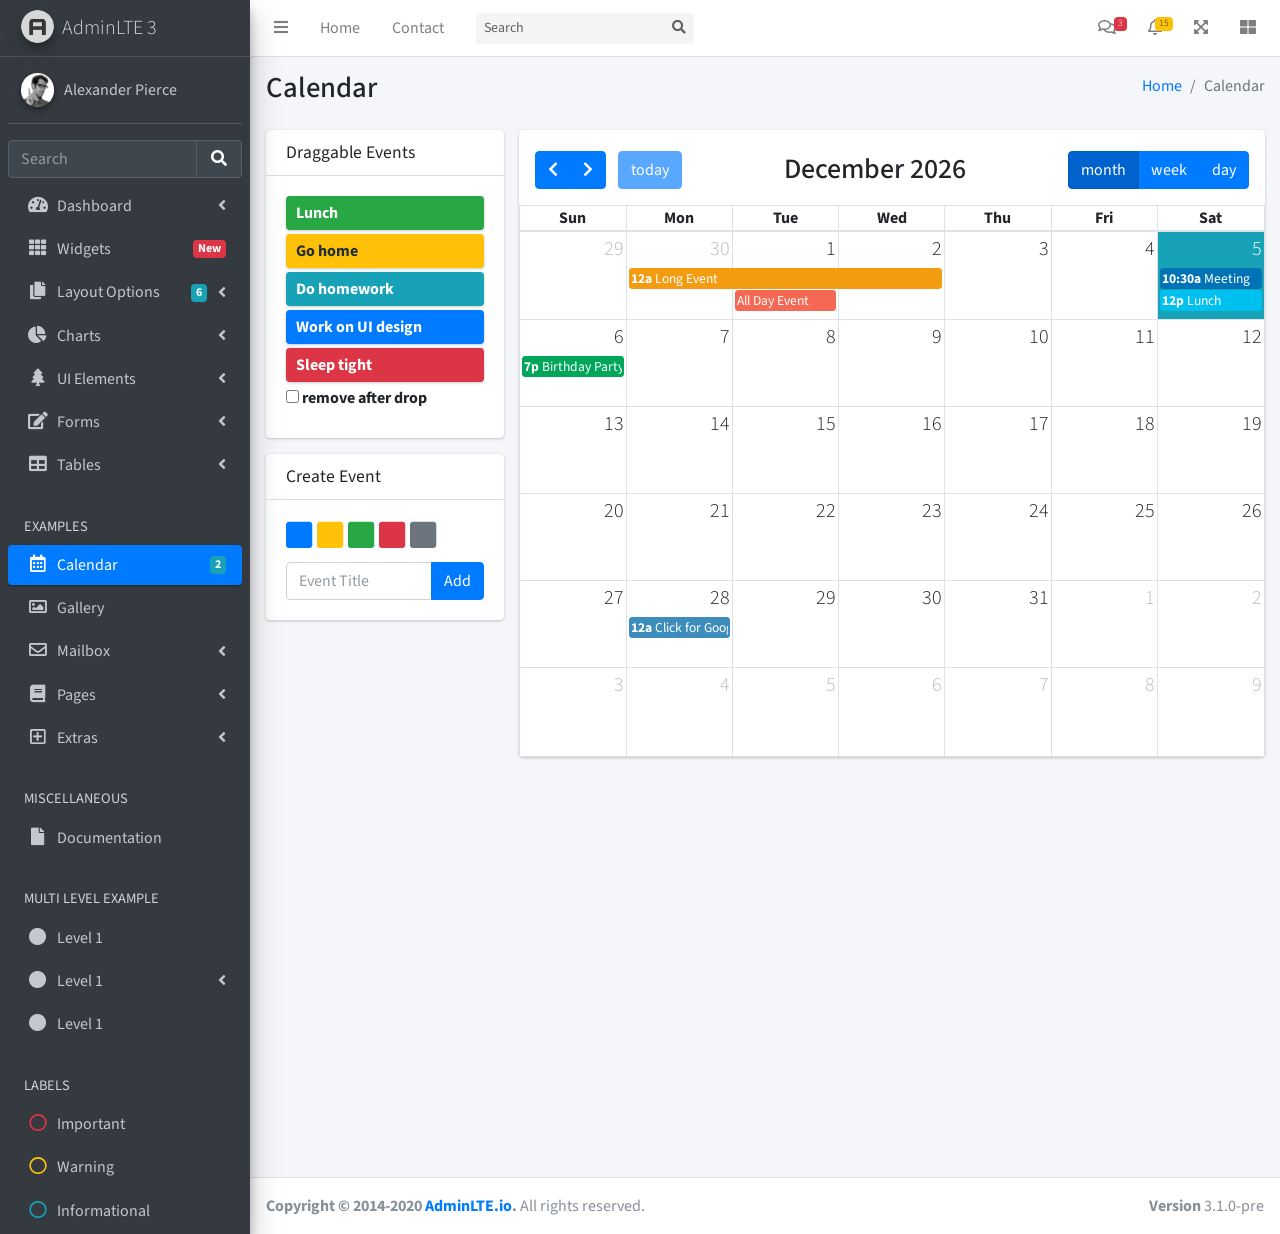
<file: AdminLTE-master/pages/calendar.html>
<!DOCTYPE html>
<html lang="en">
<head>
  <meta charset="utf-8">
  <meta name="viewport" content="width=device-width, initial-scale=1">
  <title>AdminLTE 3 | Calendar</title>

  <!-- Google Font: Source Sans Pro -->
  <link rel="stylesheet" href="https://fonts.googleapis.com/css?family=Source+Sans+Pro:300,400,400i,700&display=fallback">
  <!-- Font Awesome -->
  <link rel="stylesheet" href="../plugins/fontawesome-free/css/all.min.css">
  <!-- fullCalendar -->
  <link rel="stylesheet" href="../plugins/fullcalendar/main.min.css">
  <link rel="stylesheet" href="../plugins/fullcalendar-daygrid/main.min.css">
  <link rel="stylesheet" href="../plugins/fullcalendar-timegrid/main.min.css">
  <link rel="stylesheet" href="../plugins/fullcalendar-bootstrap/main.min.css">
  <!-- Theme style -->
  <link rel="stylesheet" href="../dist/css/adminlte.min.css">
</head>
<body class="hold-transition sidebar-mini">
<div class="wrapper">
  <!-- Navbar -->
  <nav class="main-header navbar navbar-expand navbar-white navbar-light">
    <!-- Left navbar links -->
    <ul class="navbar-nav">
      <li class="nav-item">
        <a class="nav-link" data-widget="pushmenu" href="#" role="button"><i class="fas fa-bars"></i></a>
      </li>
      <li class="nav-item d-none d-sm-inline-block">
        <a href="../index3.html" class="nav-link">Home</a>
      </li>
      <li class="nav-item d-none d-sm-inline-block">
        <a href="#" class="nav-link">Contact</a>
      </li>
    </ul>

    <!-- SEARCH FORM -->
    <form class="form-inline ml-3">
      <div class="input-group input-group-sm">
        <input class="form-control form-control-navbar" type="search" placeholder="Search" aria-label="Search">
        <div class="input-group-append">
          <button class="btn btn-navbar" type="submit">
            <i class="fas fa-search"></i>
          </button>
        </div>
      </div>
    </form>

    <!-- Right navbar links -->
    <ul class="navbar-nav ml-auto">
      <!-- Messages Dropdown Menu -->
      <li class="nav-item dropdown">
        <a class="nav-link" data-toggle="dropdown" href="#">
          <i class="far fa-comments"></i>
          <span class="badge badge-danger navbar-badge">3</span>
        </a>
        <div class="dropdown-menu dropdown-menu-lg dropdown-menu-right">
          <a href="#" class="dropdown-item">
            <!-- Message Start -->
            <div class="media">
              <img src="../dist/img/user1-128x128.jpg" alt="User Avatar" class="img-size-50 mr-3 img-circle">
              <div class="media-body">
                <h3 class="dropdown-item-title">
                  Brad Diesel
                  <span class="float-right text-sm text-danger"><i class="fas fa-star"></i></span>
                </h3>
                <p class="text-sm">Call me whenever you can...</p>
                <p class="text-sm text-muted"><i class="far fa-clock mr-1"></i> 4 Hours Ago</p>
              </div>
            </div>
            <!-- Message End -->
          </a>
          <div class="dropdown-divider"></div>
          <a href="#" class="dropdown-item">
            <!-- Message Start -->
            <div class="media">
              <img src="../dist/img/user8-128x128.jpg" alt="User Avatar" class="img-size-50 img-circle mr-3">
              <div class="media-body">
                <h3 class="dropdown-item-title">
                  John Pierce
                  <span class="float-right text-sm text-muted"><i class="fas fa-star"></i></span>
                </h3>
                <p class="text-sm">I got your message bro</p>
                <p class="text-sm text-muted"><i class="far fa-clock mr-1"></i> 4 Hours Ago</p>
              </div>
            </div>
            <!-- Message End -->
          </a>
          <div class="dropdown-divider"></div>
          <a href="#" class="dropdown-item">
            <!-- Message Start -->
            <div class="media">
              <img src="../dist/img/user3-128x128.jpg" alt="User Avatar" class="img-size-50 img-circle mr-3">
              <div class="media-body">
                <h3 class="dropdown-item-title">
                  Nora Silvester
                  <span class="float-right text-sm text-warning"><i class="fas fa-star"></i></span>
                </h3>
                <p class="text-sm">The subject goes here</p>
                <p class="text-sm text-muted"><i class="far fa-clock mr-1"></i> 4 Hours Ago</p>
              </div>
            </div>
            <!-- Message End -->
          </a>
          <div class="dropdown-divider"></div>
          <a href="#" class="dropdown-item dropdown-footer">See All Messages</a>
        </div>
      </li>
      <!-- Notifications Dropdown Menu -->
      <li class="nav-item dropdown">
        <a class="nav-link" data-toggle="dropdown" href="#">
          <i class="far fa-bell"></i>
          <span class="badge badge-warning navbar-badge">15</span>
        </a>
        <div class="dropdown-menu dropdown-menu-lg dropdown-menu-right">
          <span class="dropdown-item dropdown-header">15 Notifications</span>
          <div class="dropdown-divider"></div>
          <a href="#" class="dropdown-item">
            <i class="fas fa-envelope mr-2"></i> 4 new messages
            <span class="float-right text-muted text-sm">3 mins</span>
          </a>
          <div class="dropdown-divider"></div>
          <a href="#" class="dropdown-item">
            <i class="fas fa-users mr-2"></i> 8 friend requests
            <span class="float-right text-muted text-sm">12 hours</span>
          </a>
          <div class="dropdown-divider"></div>
          <a href="#" class="dropdown-item">
            <i class="fas fa-file mr-2"></i> 3 new reports
            <span class="float-right text-muted text-sm">2 days</span>
          </a>
          <div class="dropdown-divider"></div>
          <a href="#" class="dropdown-item dropdown-footer">See All Notifications</a>
        </div>
      </li>
      <li class="nav-item">
        <a class="nav-link" data-widget="fullscreen" href="#" role="button">
          <i class="fas fa-expand-arrows-alt"></i>
        </a>
      </li>
      <li class="nav-item">
        <a class="nav-link" data-widget="control-sidebar" data-slide="true" href="#" role="button">
          <i class="fas fa-th-large"></i>
        </a>
      </li>
    </ul>
  </nav>
  <!-- /.navbar -->

  <!-- Main Sidebar Container -->
  <aside class="main-sidebar sidebar-dark-primary elevation-4">
    <!-- Brand Logo -->
    <a href="../index3.html" class="brand-link">
      <img src="../dist/img/AdminLTELogo.png" alt="AdminLTE Logo" class="brand-image img-circle elevation-3" style="opacity: .8">
      <span class="brand-text font-weight-light">AdminLTE 3</span>
    </a>

    <!-- Sidebar -->
    <div class="sidebar">
      <!-- Sidebar user panel (optional) -->
      <div class="user-panel mt-3 pb-3 mb-3 d-flex">
        <div class="image">
          <img src="../dist/img/user2-160x160.jpg" class="img-circle elevation-2" alt="User Image">
        </div>
        <div class="info">
          <a href="#" class="d-block">Alexander Pierce</a>
        </div>
      </div>

      <!-- SidebarSearch Form -->
      <div class="form-inline">
        <div class="input-group" data-widget="sidebar-search">
          <input class="form-control form-control-sidebar" type="search" placeholder="Search" aria-label="Search">
          <div class="input-group-append">
            <button class="btn btn-sidebar">
              <i class="fas fa-search fa-fw"></i>
            </button>
          </div>
        </div>
      </div>

      <!-- Sidebar Menu -->
      <nav class="mt-2">
        <ul class="nav nav-pills nav-sidebar flex-column" data-widget="treeview" role="menu" data-accordion="false">
          <!-- Add icons to the links using the .nav-icon class
               with font-awesome or any other icon font library -->
          <li class="nav-item">
            <a href="#" class="nav-link">
              <i class="nav-icon fas fa-tachometer-alt"></i>
              <p>
                Dashboard
                <i class="right fas fa-angle-left"></i>
              </p>
            </a>
            <ul class="nav nav-treeview">
              <li class="nav-item">
                <a href="../index.html" class="nav-link">
                  <i class="far fa-circle nav-icon"></i>
                  <p>Dashboard v1</p>
                </a>
              </li>
              <li class="nav-item">
                <a href="../index2.html" class="nav-link">
                  <i class="far fa-circle nav-icon"></i>
                  <p>Dashboard v2</p>
                </a>
              </li>
              <li class="nav-item">
                <a href="../index3.html" class="nav-link">
                  <i class="far fa-circle nav-icon"></i>
                  <p>Dashboard v3</p>
                </a>
              </li>
            </ul>
          </li>
          <li class="nav-item">
            <a href="widgets.html" class="nav-link">
              <i class="nav-icon fas fa-th"></i>
              <p>
                Widgets
                <span class="right badge badge-danger">New</span>
              </p>
            </a>
          </li>
          <li class="nav-item">
            <a href="#" class="nav-link">
              <i class="nav-icon fas fa-copy"></i>
              <p>
                Layout Options
                <i class="fas fa-angle-left right"></i>
                <span class="badge badge-info right">6</span>
              </p>
            </a>
            <ul class="nav nav-treeview">
              <li class="nav-item">
                <a href="layout/top-nav.html" class="nav-link">
                  <i class="far fa-circle nav-icon"></i>
                  <p>Top Navigation</p>
                </a>
              </li>
              <li class="nav-item">
                <a href="layout/top-nav-sidebar.html" class="nav-link">
                  <i class="far fa-circle nav-icon"></i>
                  <p>Top Navigation + Sidebar</p>
                </a>
              </li>
              <li class="nav-item">
                <a href="layout/boxed.html" class="nav-link">
                  <i class="far fa-circle nav-icon"></i>
                  <p>Boxed</p>
                </a>
              </li>
              <li class="nav-item">
                <a href="layout/fixed-sidebar.html" class="nav-link">
                  <i class="far fa-circle nav-icon"></i>
                  <p>Fixed Sidebar</p>
                </a>
              </li>
              <li class="nav-item">
                <a href="layout/fixed-sidebar-custom.html" class="nav-link">
                  <i class="far fa-circle nav-icon"></i>
                  <p>Fixed Sidebar <small>+ Custom Area</small></p>
                </a>
              </li>
              <li class="nav-item">
                <a href="layout/fixed-topnav.html" class="nav-link">
                  <i class="far fa-circle nav-icon"></i>
                  <p>Fixed Navbar</p>
                </a>
              </li>
              <li class="nav-item">
                <a href="layout/fixed-footer.html" class="nav-link">
                  <i class="far fa-circle nav-icon"></i>
                  <p>Fixed Footer</p>
                </a>
              </li>
              <li class="nav-item">
                <a href="layout/collapsed-sidebar.html" class="nav-link">
                  <i class="far fa-circle nav-icon"></i>
                  <p>Collapsed Sidebar</p>
                </a>
              </li>
            </ul>
          </li>
          <li class="nav-item">
            <a href="#" class="nav-link">
              <i class="nav-icon fas fa-chart-pie"></i>
              <p>
                Charts
                <i class="right fas fa-angle-left"></i>
              </p>
            </a>
            <ul class="nav nav-treeview">
              <li class="nav-item">
                <a href="charts/chartjs.html" class="nav-link">
                  <i class="far fa-circle nav-icon"></i>
                  <p>ChartJS</p>
                </a>
              </li>
              <li class="nav-item">
                <a href="charts/flot.html" class="nav-link">
                  <i class="far fa-circle nav-icon"></i>
                  <p>Flot</p>
                </a>
              </li>
              <li class="nav-item">
                <a href="charts/inline.html" class="nav-link">
                  <i class="far fa-circle nav-icon"></i>
                  <p>Inline</p>
                </a>
              </li>
            </ul>
          </li>
          <li class="nav-item">
            <a href="#" class="nav-link">
              <i class="nav-icon fas fa-tree"></i>
              <p>
                UI Elements
                <i class="fas fa-angle-left right"></i>
              </p>
            </a>
            <ul class="nav nav-treeview">
              <li class="nav-item">
                <a href="UI/general.html" class="nav-link">
                  <i class="far fa-circle nav-icon"></i>
                  <p>General</p>
                </a>
              </li>
              <li class="nav-item">
                <a href="UI/icons.html" class="nav-link">
                  <i class="far fa-circle nav-icon"></i>
                  <p>Icons</p>
                </a>
              </li>
              <li class="nav-item">
                <a href="UI/buttons.html" class="nav-link">
                  <i class="far fa-circle nav-icon"></i>
                  <p>Buttons</p>
                </a>
              </li>
              <li class="nav-item">
                <a href="UI/sliders.html" class="nav-link">
                  <i class="far fa-circle nav-icon"></i>
                  <p>Sliders</p>
                </a>
              </li>
              <li class="nav-item">
                <a href="UI/modals.html" class="nav-link">
                  <i class="far fa-circle nav-icon"></i>
                  <p>Modals & Alerts</p>
                </a>
              </li>
              <li class="nav-item">
                <a href="UI/navbar.html" class="nav-link">
                  <i class="far fa-circle nav-icon"></i>
                  <p>Navbar & Tabs</p>
                </a>
              </li>
              <li class="nav-item">
                <a href="UI/timeline.html" class="nav-link">
                  <i class="far fa-circle nav-icon"></i>
                  <p>Timeline</p>
                </a>
              </li>
              <li class="nav-item">
                <a href="UI/ribbons.html" class="nav-link">
                  <i class="far fa-circle nav-icon"></i>
                  <p>Ribbons</p>
                </a>
              </li>
            </ul>
          </li>
          <li class="nav-item">
            <a href="#" class="nav-link">
              <i class="nav-icon fas fa-edit"></i>
              <p>
                Forms
                <i class="fas fa-angle-left right"></i>
              </p>
            </a>
            <ul class="nav nav-treeview">
              <li class="nav-item">
                <a href="forms/general.html" class="nav-link">
                  <i class="far fa-circle nav-icon"></i>
                  <p>General Elements</p>
                </a>
              </li>
              <li class="nav-item">
                <a href="forms/advanced.html" class="nav-link">
                  <i class="far fa-circle nav-icon"></i>
                  <p>Advanced Elements</p>
                </a>
              </li>
              <li class="nav-item">
                <a href="forms/editors.html" class="nav-link">
                  <i class="far fa-circle nav-icon"></i>
                  <p>Editors</p>
                </a>
              </li>
              <li class="nav-item">
                <a href="forms/validation.html" class="nav-link">
                  <i class="far fa-circle nav-icon"></i>
                  <p>Validation</p>
                </a>
              </li>
            </ul>
          </li>
          <li class="nav-item">
            <a href="#" class="nav-link">
              <i class="nav-icon fas fa-table"></i>
              <p>
                Tables
                <i class="fas fa-angle-left right"></i>
              </p>
            </a>
            <ul class="nav nav-treeview">
              <li class="nav-item">
                <a href="tables/simple.html" class="nav-link">
                  <i class="far fa-circle nav-icon"></i>
                  <p>Simple Tables</p>
                </a>
              </li>
              <li class="nav-item">
                <a href="tables/data.html" class="nav-link">
                  <i class="far fa-circle nav-icon"></i>
                  <p>DataTables</p>
                </a>
              </li>
              <li class="nav-item">
                <a href="tables/jsgrid.html" class="nav-link">
                  <i class="far fa-circle nav-icon"></i>
                  <p>jsGrid</p>
                </a>
              </li>
            </ul>
          </li>
          <li class="nav-header">EXAMPLES</li>
          <li class="nav-item">
            <a href="calendar.html" class="nav-link active">
              <i class="nav-icon far fa-calendar-alt"></i>
              <p>
                Calendar
                <span class="badge badge-info right">2</span>
              </p>
            </a>
          </li>
          <li class="nav-item">
            <a href="gallery.html" class="nav-link">
              <i class="nav-icon far fa-image"></i>
              <p>
                Gallery
              </p>
            </a>
          </li>
          <li class="nav-item">
            <a href="#" class="nav-link">
              <i class="nav-icon far fa-envelope"></i>
              <p>
                Mailbox
                <i class="fas fa-angle-left right"></i>
              </p>
            </a>
            <ul class="nav nav-treeview">
              <li class="nav-item">
                <a href="mailbox/mailbox.html" class="nav-link">
                  <i class="far fa-circle nav-icon"></i>
                  <p>Inbox</p>
                </a>
              </li>
              <li class="nav-item">
                <a href="mailbox/compose.html" class="nav-link">
                  <i class="far fa-circle nav-icon"></i>
                  <p>Compose</p>
                </a>
              </li>
              <li class="nav-item">
                <a href="mailbox/read-mail.html" class="nav-link">
                  <i class="far fa-circle nav-icon"></i>
                  <p>Read</p>
                </a>
              </li>
            </ul>
          </li>
          <li class="nav-item">
            <a href="#" class="nav-link">
              <i class="nav-icon fas fa-book"></i>
              <p>
                Pages
                <i class="fas fa-angle-left right"></i>
              </p>
            </a>
            <ul class="nav nav-treeview">
              <li class="nav-item">
                <a href="examples/invoice.html" class="nav-link">
                  <i class="far fa-circle nav-icon"></i>
                  <p>Invoice</p>
                </a>
              </li>
              <li class="nav-item">
                <a href="examples/profile.html" class="nav-link">
                  <i class="far fa-circle nav-icon"></i>
                  <p>Profile</p>
                </a>
              </li>
              <li class="nav-item">
                <a href="examples/e-commerce.html" class="nav-link">
                  <i class="far fa-circle nav-icon"></i>
                  <p>E-commerce</p>
                </a>
              </li>
              <li class="nav-item">
                <a href="examples/projects.html" class="nav-link">
                  <i class="far fa-circle nav-icon"></i>
                  <p>Projects</p>
                </a>
              </li>
              <li class="nav-item">
                <a href="examples/project-add.html" class="nav-link">
                  <i class="far fa-circle nav-icon"></i>
                  <p>Project Add</p>
                </a>
              </li>
              <li class="nav-item">
                <a href="examples/project-edit.html" class="nav-link">
                  <i class="far fa-circle nav-icon"></i>
                  <p>Project Edit</p>
                </a>
              </li>
              <li class="nav-item">
                <a href="examples/project-detail.html" class="nav-link">
                  <i class="far fa-circle nav-icon"></i>
                  <p>Project Detail</p>
                </a>
              </li>
              <li class="nav-item">
                <a href="examples/contacts.html" class="nav-link">
                  <i class="far fa-circle nav-icon"></i>
                  <p>Contacts</p>
                </a>
              </li>
            </ul>
          </li>
          <li class="nav-item">
            <a href="#" class="nav-link">
              <i class="nav-icon far fa-plus-square"></i>
              <p>
                Extras
                <i class="fas fa-angle-left right"></i>
              </p>
            </a>
            <ul class="nav nav-treeview">
              <li class="nav-item">
                <a href="examples/login.html" class="nav-link">
                  <i class="far fa-circle nav-icon"></i>
                  <p>Login</p>
                </a>
              </li>
              <li class="nav-item">
                <a href="examples/register.html" class="nav-link">
                  <i class="far fa-circle nav-icon"></i>
                  <p>Register</p>
                </a>
              </li>
              <li class="nav-item">
                <a href="examples/forgot-password.html" class="nav-link">
                  <i class="far fa-circle nav-icon"></i>
                  <p>Forgot Password</p>
                </a>
              </li>
              <li class="nav-item">
                <a href="examples/recover-password.html" class="nav-link">
                  <i class="far fa-circle nav-icon"></i>
                  <p>Recover Password</p>
                </a>
              </li>
              <li class="nav-item">
                <a href="examples/lockscreen.html" class="nav-link">
                  <i class="far fa-circle nav-icon"></i>
                  <p>Lockscreen</p>
                </a>
              </li>
              <li class="nav-item">
                <a href="examples/legacy-user-menu.html" class="nav-link">
                  <i class="far fa-circle nav-icon"></i>
                  <p>Legacy User Menu</p>
                </a>
              </li>
              <li class="nav-item">
                <a href="examples/language-menu.html" class="nav-link">
                  <i class="far fa-circle nav-icon"></i>
                  <p>Language Menu</p>
                </a>
              </li>
              <li class="nav-item">
                <a href="examples/404.html" class="nav-link">
                  <i class="far fa-circle nav-icon"></i>
                  <p>Error 404</p>
                </a>
              </li>
              <li class="nav-item">
                <a href="examples/500.html" class="nav-link">
                  <i class="far fa-circle nav-icon"></i>
                  <p>Error 500</p>
                </a>
              </li>
              <li class="nav-item">
                <a href="examples/pace.html" class="nav-link">
                  <i class="far fa-circle nav-icon"></i>
                  <p>Pace</p>
                </a>
              </li>
              <li class="nav-item">
                <a href="examples/blank.html" class="nav-link">
                  <i class="far fa-circle nav-icon"></i>
                  <p>Blank Page</p>
                </a>
              </li>
              <li class="nav-item">
                <a href="../starter.html" class="nav-link">
                  <i class="far fa-circle nav-icon"></i>
                  <p>Starter Page</p>
                </a>
              </li>
            </ul>
          </li>
          <li class="nav-header">MISCELLANEOUS</li>
          <li class="nav-item">
            <a href="https://adminlte.io/docs/3.0/" class="nav-link">
              <i class="nav-icon fas fa-file"></i>
              <p>Documentation</p>
            </a>
          </li>
          <li class="nav-header">MULTI LEVEL EXAMPLE</li>
          <li class="nav-item">
            <a href="#" class="nav-link">
              <i class="fas fa-circle nav-icon"></i>
              <p>Level 1</p>
            </a>
          </li>
          <li class="nav-item">
            <a href="#" class="nav-link">
              <i class="nav-icon fas fa-circle"></i>
              <p>
                Level 1
                <i class="right fas fa-angle-left"></i>
              </p>
            </a>
            <ul class="nav nav-treeview">
              <li class="nav-item">
                <a href="#" class="nav-link">
                  <i class="far fa-circle nav-icon"></i>
                  <p>Level 2</p>
                </a>
              </li>
              <li class="nav-item">
                <a href="#" class="nav-link">
                  <i class="far fa-circle nav-icon"></i>
                  <p>
                    Level 2
                    <i class="right fas fa-angle-left"></i>
                  </p>
                </a>
                <ul class="nav nav-treeview">
                  <li class="nav-item">
                    <a href="#" class="nav-link">
                      <i class="far fa-dot-circle nav-icon"></i>
                      <p>Level 3</p>
                    </a>
                  </li>
                  <li class="nav-item">
                    <a href="#" class="nav-link">
                      <i class="far fa-dot-circle nav-icon"></i>
                      <p>Level 3</p>
                    </a>
                  </li>
                  <li class="nav-item">
                    <a href="#" class="nav-link">
                      <i class="far fa-dot-circle nav-icon"></i>
                      <p>Level 3</p>
                    </a>
                  </li>
                </ul>
              </li>
              <li class="nav-item">
                <a href="#" class="nav-link">
                  <i class="far fa-circle nav-icon"></i>
                  <p>Level 2</p>
                </a>
              </li>
            </ul>
          </li>
          <li class="nav-item">
            <a href="#" class="nav-link">
              <i class="fas fa-circle nav-icon"></i>
              <p>Level 1</p>
            </a>
          </li>
          <li class="nav-header">LABELS</li>
          <li class="nav-item">
            <a href="#" class="nav-link">
              <i class="nav-icon far fa-circle text-danger"></i>
              <p class="text">Important</p>
            </a>
          </li>
          <li class="nav-item">
            <a href="#" class="nav-link">
              <i class="nav-icon far fa-circle text-warning"></i>
              <p>Warning</p>
            </a>
          </li>
          <li class="nav-item">
            <a href="#" class="nav-link">
              <i class="nav-icon far fa-circle text-info"></i>
              <p>Informational</p>
            </a>
          </li>
        </ul>
      </nav>
      <!-- /.sidebar-menu -->
    </div>
    <!-- /.sidebar -->
  </aside>

  <!-- Content Wrapper. Contains page content -->
  <div class="content-wrapper">
    <!-- Content Header (Page header) -->
    <section class="content-header">
      <div class="container-fluid">
        <div class="row mb-2">
          <div class="col-sm-6">
            <h1>Calendar</h1>
          </div>
          <div class="col-sm-6">
            <ol class="breadcrumb float-sm-right">
              <li class="breadcrumb-item"><a href="#">Home</a></li>
              <li class="breadcrumb-item active">Calendar</li>
            </ol>
          </div>
        </div>
      </div><!-- /.container-fluid -->
    </section>

    <!-- Main content -->
    <section class="content">
      <div class="container-fluid">
        <div class="row">
          <div class="col-md-3">
            <div class="sticky-top mb-3">
              <div class="card">
                <div class="card-header">
                  <h4 class="card-title">Draggable Events</h4>
                </div>
                <div class="card-body">
                  <!-- the events -->
                  <div id="external-events">
                    <div class="external-event bg-success">Lunch</div>
                    <div class="external-event bg-warning">Go home</div>
                    <div class="external-event bg-info">Do homework</div>
                    <div class="external-event bg-primary">Work on UI design</div>
                    <div class="external-event bg-danger">Sleep tight</div>
                    <div class="checkbox">
                      <label for="drop-remove">
                        <input type="checkbox" id="drop-remove">
                        remove after drop
                      </label>
                    </div>
                  </div>
                </div>
                <!-- /.card-body -->
              </div>
              <!-- /.card -->
              <div class="card">
                <div class="card-header">
                  <h3 class="card-title">Create Event</h3>
                </div>
                <div class="card-body">
                  <div class="btn-group" style="width: 100%; margin-bottom: 10px;">
                    <ul class="fc-color-picker" id="color-chooser">
                      <li><a class="text-primary" href="#"><i class="fas fa-square"></i></a></li>
                      <li><a class="text-warning" href="#"><i class="fas fa-square"></i></a></li>
                      <li><a class="text-success" href="#"><i class="fas fa-square"></i></a></li>
                      <li><a class="text-danger" href="#"><i class="fas fa-square"></i></a></li>
                      <li><a class="text-muted" href="#"><i class="fas fa-square"></i></a></li>
                    </ul>
                  </div>
                  <!-- /btn-group -->
                  <div class="input-group">
                    <input id="new-event" type="text" class="form-control" placeholder="Event Title">

                    <div class="input-group-append">
                      <button id="add-new-event" type="button" class="btn btn-primary">Add</button>
                    </div>
                    <!-- /btn-group -->
                  </div>
                  <!-- /input-group -->
                </div>
              </div>
            </div>
          </div>
          <!-- /.col -->
          <div class="col-md-9">
            <div class="card card-primary">
              <div class="card-body p-0">
                <!-- THE CALENDAR -->
                <div id="calendar"></div>
              </div>
              <!-- /.card-body -->
            </div>
            <!-- /.card -->
          </div>
          <!-- /.col -->
        </div>
        <!-- /.row -->
      </div><!-- /.container-fluid -->
    </section>
    <!-- /.content -->
  </div>
  <!-- /.content-wrapper -->

  <footer class="main-footer">
    <div class="float-right d-none d-sm-block">
      <b>Version</b> 3.1.0-pre
    </div>
    <strong>Copyright &copy; 2014-2020 <a href="https://adminlte.io">AdminLTE.io</a>.</strong> All rights reserved.
  </footer>

  <!-- Control Sidebar -->
  <aside class="control-sidebar control-sidebar-dark">
    <!-- Control sidebar content goes here -->
  </aside>
  <!-- /.control-sidebar -->
</div>
<!-- ./wrapper -->

<!-- jQuery -->
<script src="../plugins/jquery/jquery.min.js"></script>
<!-- Bootstrap -->
<script src="../plugins/bootstrap/js/bootstrap.bundle.min.js"></script>
<!-- jQuery UI -->
<script src="../plugins/jquery-ui/jquery-ui.min.js"></script>
<!-- AdminLTE App -->
<script src="../dist/js/adminlte.min.js"></script>
<!-- fullCalendar 2.2.5 -->
<script src="../plugins/moment/moment.min.js"></script>
<script src="../plugins/fullcalendar/main.min.js"></script>
<script src="../plugins/fullcalendar-daygrid/main.min.js"></script>
<script src="../plugins/fullcalendar-timegrid/main.min.js"></script>
<script src="../plugins/fullcalendar-interaction/main.min.js"></script>
<script src="../plugins/fullcalendar-bootstrap/main.min.js"></script>
<!-- AdminLTE for demo purposes -->
<script src="../dist/js/demo.js"></script>
<!-- Page specific script -->
<script>
  $(function () {

    /* initialize the external events
     -----------------------------------------------------------------*/
    function ini_events(ele) {
      ele.each(function () {

        // create an Event Object (https://fullcalendar.io/docs/event-object)
        // it doesn't need to have a start or end
        var eventObject = {
          title: $.trim($(this).text()) // use the element's text as the event title
        }

        // store the Event Object in the DOM element so we can get to it later
        $(this).data('eventObject', eventObject)

        // make the event draggable using jQuery UI
        $(this).draggable({
          zIndex        : 1070,
          revert        : true, // will cause the event to go back to its
          revertDuration: 0  //  original position after the drag
        })

      })
    }

    ini_events($('#external-events div.external-event'))

    /* initialize the calendar
     -----------------------------------------------------------------*/
    //Date for the calendar events (dummy data)
    var date = new Date()
    var d    = date.getDate(),
        m    = date.getMonth(),
        y    = date.getFullYear()

    var Calendar = FullCalendar.Calendar;
    var Draggable = FullCalendarInteraction.Draggable;

    var containerEl = document.getElementById('external-events');
    var checkbox = document.getElementById('drop-remove');
    var calendarEl = document.getElementById('calendar');

    // initialize the external events
    // -----------------------------------------------------------------

    new Draggable(containerEl, {
      itemSelector: '.external-event',
      eventData: function(eventEl) {
        return {
          title: eventEl.innerText,
          backgroundColor: window.getComputedStyle( eventEl ,null).getPropertyValue('background-color'),
          borderColor: window.getComputedStyle( eventEl ,null).getPropertyValue('background-color'),
          textColor: window.getComputedStyle( eventEl ,null).getPropertyValue('color'),
        };
      }
    });

    var calendar = new Calendar(calendarEl, {
      plugins: [ 'bootstrap', 'interaction', 'dayGrid', 'timeGrid' ],
      header    : {
        left  : 'prev,next today',
        center: 'title',
        right : 'dayGridMonth,timeGridWeek,timeGridDay'
      },
      'themeSystem': 'bootstrap',
      //Random default events
      events    : [
        {
          title          : 'All Day Event',
          start          : new Date(y, m, 1),
          backgroundColor: '#f56954', //red
          borderColor    : '#f56954', //red
          allDay         : true
        },
        {
          title          : 'Long Event',
          start          : new Date(y, m, d - 5),
          end            : new Date(y, m, d - 2),
          backgroundColor: '#f39c12', //yellow
          borderColor    : '#f39c12' //yellow
        },
        {
          title          : 'Meeting',
          start          : new Date(y, m, d, 10, 30),
          allDay         : false,
          backgroundColor: '#0073b7', //Blue
          borderColor    : '#0073b7' //Blue
        },
        {
          title          : 'Lunch',
          start          : new Date(y, m, d, 12, 0),
          end            : new Date(y, m, d, 14, 0),
          allDay         : false,
          backgroundColor: '#00c0ef', //Info (aqua)
          borderColor    : '#00c0ef' //Info (aqua)
        },
        {
          title          : 'Birthday Party',
          start          : new Date(y, m, d + 1, 19, 0),
          end            : new Date(y, m, d + 1, 22, 30),
          allDay         : false,
          backgroundColor: '#00a65a', //Success (green)
          borderColor    : '#00a65a' //Success (green)
        },
        {
          title          : 'Click for Google',
          start          : new Date(y, m, 28),
          end            : new Date(y, m, 29),
          url            : 'https://www.google.com/',
          backgroundColor: '#3c8dbc', //Primary (light-blue)
          borderColor    : '#3c8dbc' //Primary (light-blue)
        }
      ],
      editable  : true,
      droppable : true, // this allows things to be dropped onto the calendar !!!
      drop      : function(info) {
        // is the "remove after drop" checkbox checked?
        if (checkbox.checked) {
          // if so, remove the element from the "Draggable Events" list
          info.draggedEl.parentNode.removeChild(info.draggedEl);
        }
      }
    });

    calendar.render();
    // $('#calendar').fullCalendar()

    /* ADDING EVENTS */
    var currColor = '#3c8dbc' //Red by default
    // Color chooser button
    $('#color-chooser > li > a').click(function (e) {
      e.preventDefault()
      // Save color
      currColor = $(this).css('color')
      // Add color effect to button
      $('#add-new-event').css({
        'background-color': currColor,
        'border-color'    : currColor
      })
    })
    $('#add-new-event').click(function (e) {
      e.preventDefault()
      // Get value and make sure it is not null
      var val = $('#new-event').val()
      if (val.length == 0) {
        return
      }

      // Create events
      var event = $('<div />')
      event.css({
        'background-color': currColor,
        'border-color'    : currColor,
        'color'           : '#fff'
      }).addClass('external-event')
      event.text(val)
      $('#external-events').prepend(event)

      // Add draggable funtionality
      ini_events(event)

      // Remove event from text input
      $('#new-event').val('')
    })
  })
</script>
</body>
</html>
</file>
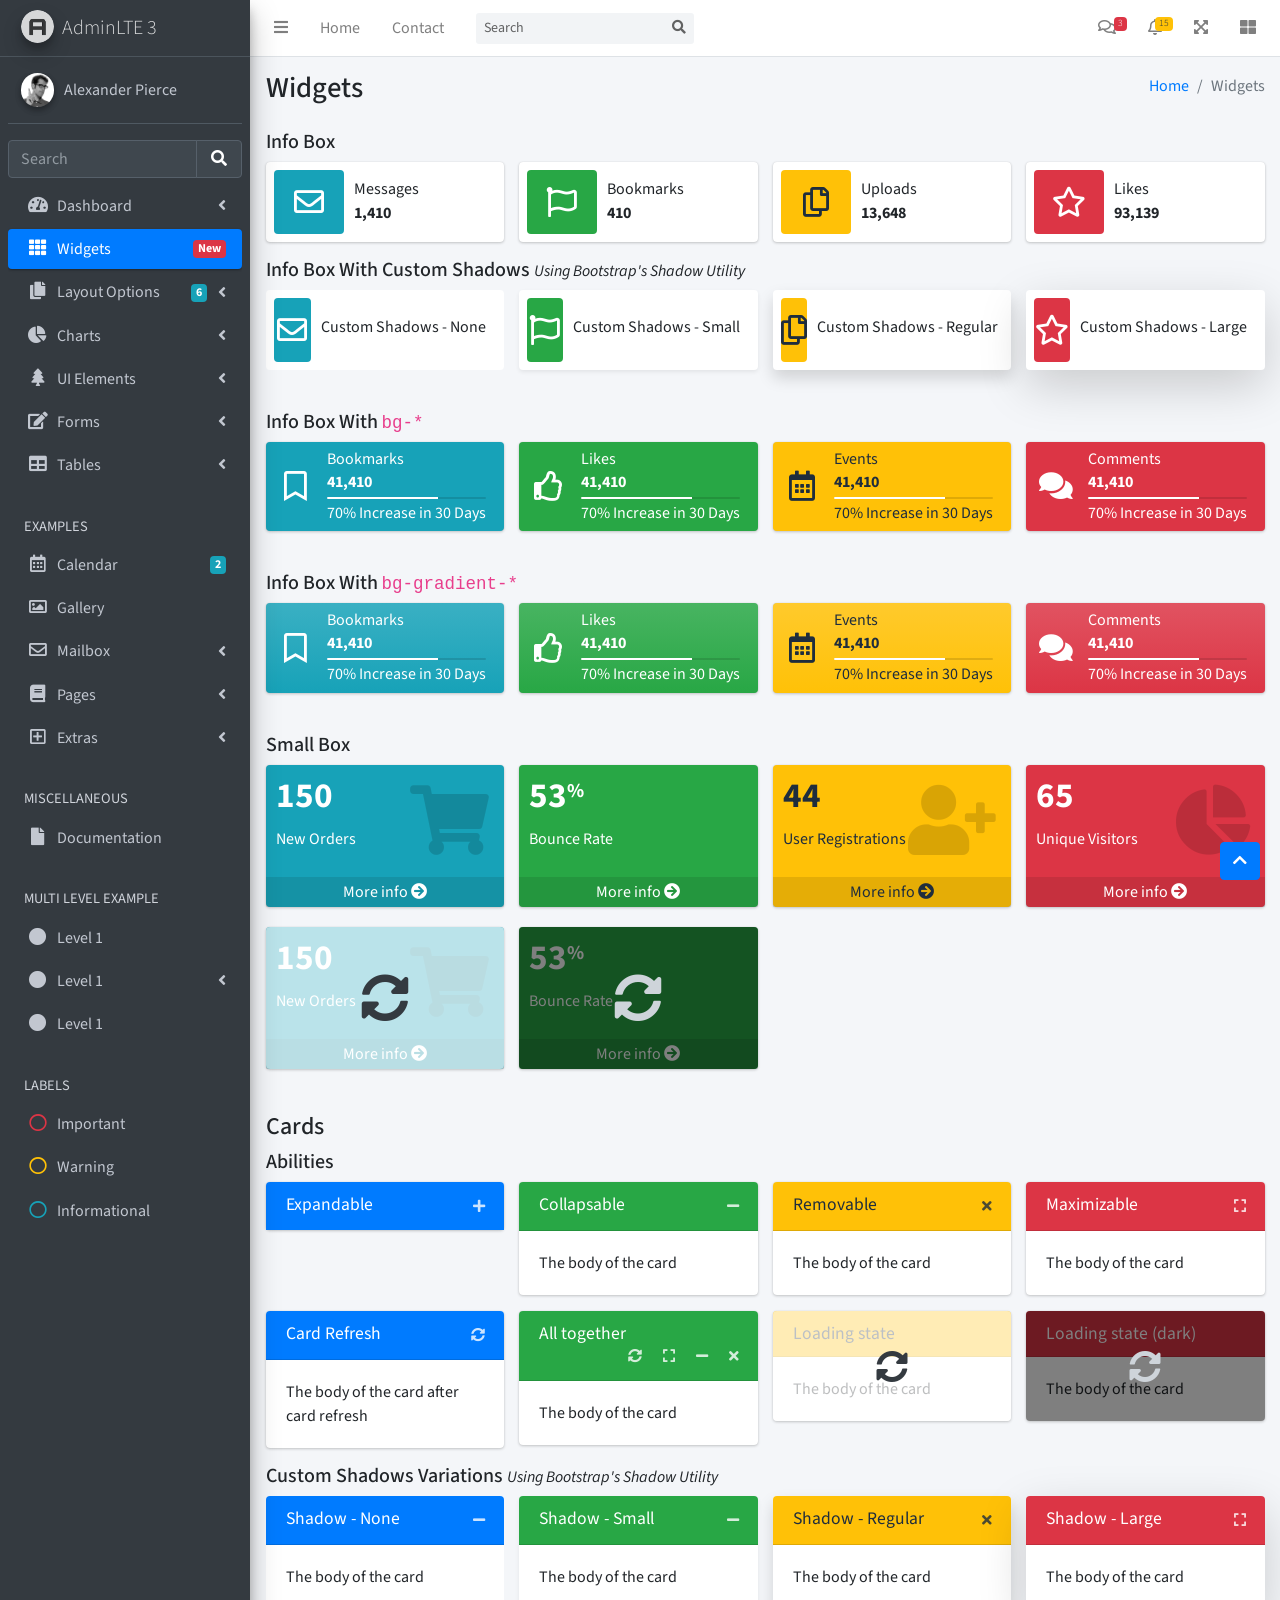
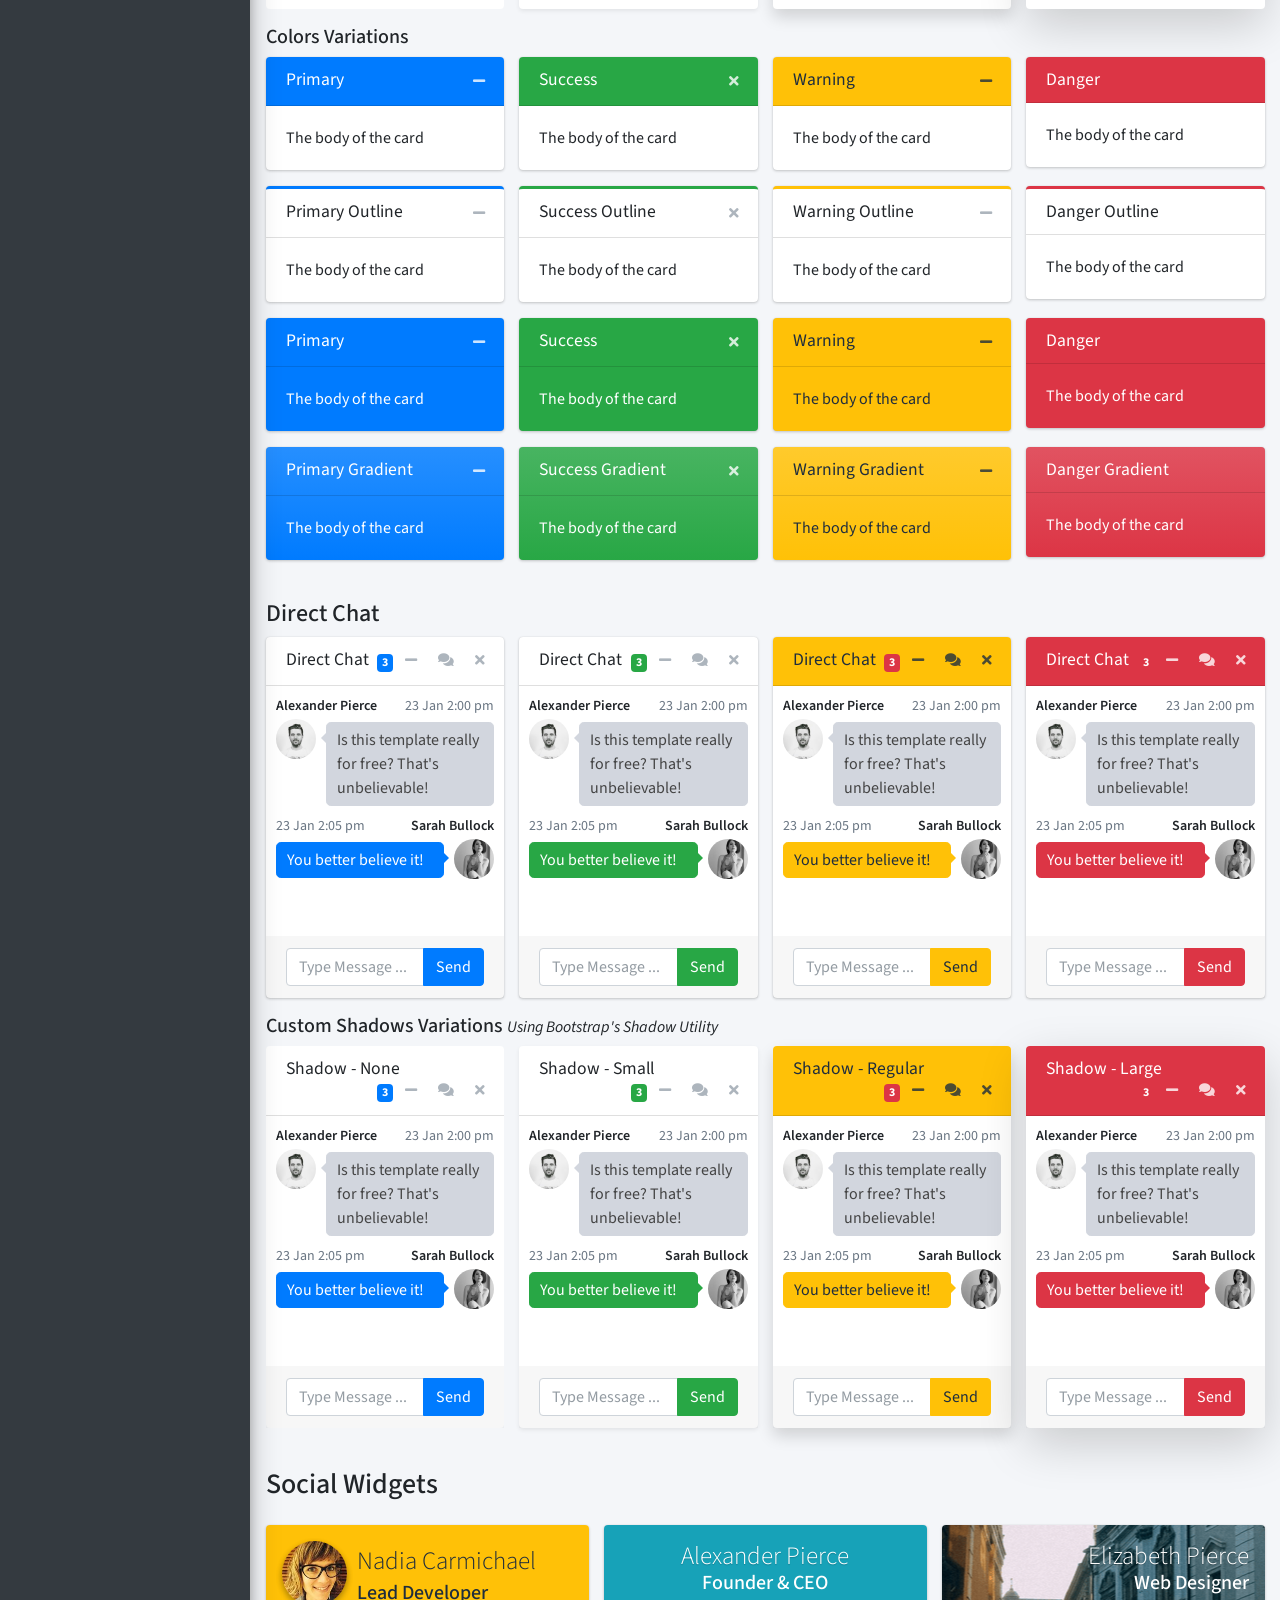
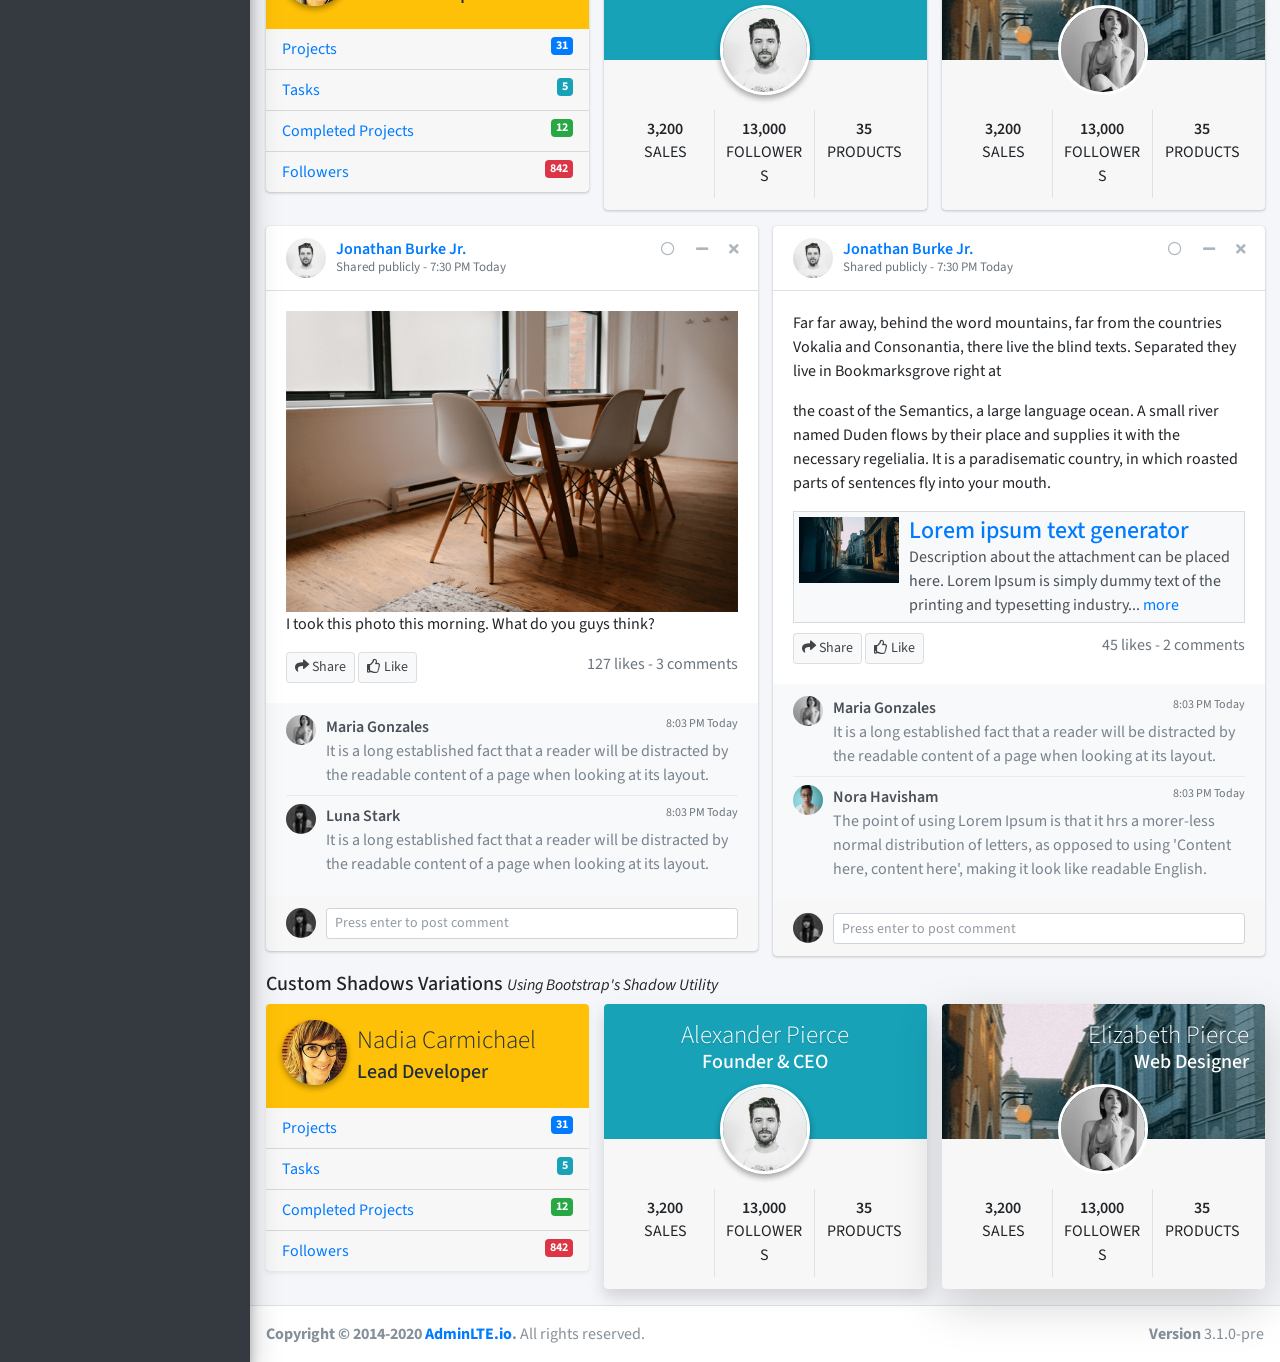
<file: AdminLTE-master/pages/widgets.html>
<!DOCTYPE html>
<html lang="en">
<head>
  <meta charset="utf-8">
  <meta name="viewport" content="width=device-width, initial-scale=1">
  <title>AdminLTE 3 | Widgets</title>

  <!-- Google Font: Source Sans Pro -->
  <link rel="stylesheet" href="https://fonts.googleapis.com/css?family=Source+Sans+Pro:300,400,400i,700&display=fallback">
  <!-- Font Awesome -->
  <link rel="stylesheet" href="../plugins/fontawesome-free/css/all.min.css">
  <!-- Ionicons -->
  <link rel="stylesheet" href="https://code.ionicframework.com/ionicons/2.0.1/css/ionicons.min.css">
  <!-- Theme style -->
  <link rel="stylesheet" href="../dist/css/adminlte.min.css">
</head>
<body class="hold-transition sidebar-mini">
<div class="wrapper">
  <!-- Navbar -->
  <nav class="main-header navbar navbar-expand navbar-white navbar-light">
    <!-- Left navbar links -->
    <ul class="navbar-nav">
      <li class="nav-item">
        <a class="nav-link" data-widget="pushmenu" href="#" role="button"><i class="fas fa-bars"></i></a>
      </li>
      <li class="nav-item d-none d-sm-inline-block">
        <a href="../index3.html" class="nav-link">Home</a>
      </li>
      <li class="nav-item d-none d-sm-inline-block">
        <a href="#" class="nav-link">Contact</a>
      </li>
    </ul>

    <!-- SEARCH FORM -->
    <form class="form-inline ml-3">
      <div class="input-group input-group-sm">
        <input class="form-control form-control-navbar" type="search" placeholder="Search" aria-label="Search">
        <div class="input-group-append">
          <button class="btn btn-navbar" type="submit">
            <i class="fas fa-search"></i>
          </button>
        </div>
      </div>
    </form>

    <!-- Right navbar links -->
    <ul class="navbar-nav ml-auto">
      <!-- Messages Dropdown Menu -->
      <li class="nav-item dropdown">
        <a class="nav-link" data-toggle="dropdown" href="#">
          <i class="far fa-comments"></i>
          <span class="badge badge-danger navbar-badge">3</span>
        </a>
        <div class="dropdown-menu dropdown-menu-lg dropdown-menu-right">
          <a href="#" class="dropdown-item">
            <!-- Message Start -->
            <div class="media">
              <img src="../dist/img/user1-128x128.jpg" alt="User Avatar" class="img-size-50 mr-3 img-circle">
              <div class="media-body">
                <h3 class="dropdown-item-title">
                  Brad Diesel
                  <span class="float-right text-sm text-danger"><i class="fas fa-star"></i></span>
                </h3>
                <p class="text-sm">Call me whenever you can...</p>
                <p class="text-sm text-muted"><i class="far fa-clock mr-1"></i> 4 Hours Ago</p>
              </div>
            </div>
            <!-- Message End -->
          </a>
          <div class="dropdown-divider"></div>
          <a href="#" class="dropdown-item">
            <!-- Message Start -->
            <div class="media">
              <img src="../dist/img/user8-128x128.jpg" alt="User Avatar" class="img-size-50 img-circle mr-3">
              <div class="media-body">
                <h3 class="dropdown-item-title">
                  John Pierce
                  <span class="float-right text-sm text-muted"><i class="fas fa-star"></i></span>
                </h3>
                <p class="text-sm">I got your message bro</p>
                <p class="text-sm text-muted"><i class="far fa-clock mr-1"></i> 4 Hours Ago</p>
              </div>
            </div>
            <!-- Message End -->
          </a>
          <div class="dropdown-divider"></div>
          <a href="#" class="dropdown-item">
            <!-- Message Start -->
            <div class="media">
              <img src="../dist/img/user3-128x128.jpg" alt="User Avatar" class="img-size-50 img-circle mr-3">
              <div class="media-body">
                <h3 class="dropdown-item-title">
                  Nora Silvester
                  <span class="float-right text-sm text-warning"><i class="fas fa-star"></i></span>
                </h3>
                <p class="text-sm">The subject goes here</p>
                <p class="text-sm text-muted"><i class="far fa-clock mr-1"></i> 4 Hours Ago</p>
              </div>
            </div>
            <!-- Message End -->
          </a>
          <div class="dropdown-divider"></div>
          <a href="#" class="dropdown-item dropdown-footer">See All Messages</a>
        </div>
      </li>
      <!-- Notifications Dropdown Menu -->
      <li class="nav-item dropdown">
        <a class="nav-link" data-toggle="dropdown" href="#">
          <i class="far fa-bell"></i>
          <span class="badge badge-warning navbar-badge">15</span>
        </a>
        <div class="dropdown-menu dropdown-menu-lg dropdown-menu-right">
          <span class="dropdown-item dropdown-header">15 Notifications</span>
          <div class="dropdown-divider"></div>
          <a href="#" class="dropdown-item">
            <i class="fas fa-envelope mr-2"></i> 4 new messages
            <span class="float-right text-muted text-sm">3 mins</span>
          </a>
          <div class="dropdown-divider"></div>
          <a href="#" class="dropdown-item">
            <i class="fas fa-users mr-2"></i> 8 friend requests
            <span class="float-right text-muted text-sm">12 hours</span>
          </a>
          <div class="dropdown-divider"></div>
          <a href="#" class="dropdown-item">
            <i class="fas fa-file mr-2"></i> 3 new reports
            <span class="float-right text-muted text-sm">2 days</span>
          </a>
          <div class="dropdown-divider"></div>
          <a href="#" class="dropdown-item dropdown-footer">See All Notifications</a>
        </div>
      </li>
      <li class="nav-item">
        <a class="nav-link" data-widget="fullscreen" href="#" role="button">
          <i class="fas fa-expand-arrows-alt"></i>
        </a>
      </li>
      <li class="nav-item">
        <a class="nav-link" data-widget="control-sidebar" data-slide="true" href="#" role="button">
          <i class="fas fa-th-large"></i>
        </a>
      </li>
    </ul>
  </nav>
  <!-- /.navbar -->

  <!-- Main Sidebar Container -->
  <aside class="main-sidebar sidebar-dark-primary elevation-4">
    <!-- Brand Logo -->
    <a href="../index3.html" class="brand-link">
      <img src="../dist/img/AdminLTELogo.png" alt="AdminLTE Logo" class="brand-image img-circle elevation-3" style="opacity: .8">
      <span class="brand-text font-weight-light">AdminLTE 3</span>
    </a>

    <!-- Sidebar -->
    <div class="sidebar">
      <!-- Sidebar user panel (optional) -->
      <div class="user-panel mt-3 pb-3 mb-3 d-flex">
        <div class="image">
          <img src="../dist/img/user2-160x160.jpg" class="img-circle elevation-2" alt="User Image">
        </div>
        <div class="info">
          <a href="#" class="d-block">Alexander Pierce</a>
        </div>
      </div>

      <!-- SidebarSearch Form -->
      <div class="form-inline">
        <div class="input-group" data-widget="sidebar-search">
          <input class="form-control form-control-sidebar" type="search" placeholder="Search" aria-label="Search">
          <div class="input-group-append">
            <button class="btn btn-sidebar">
              <i class="fas fa-search fa-fw"></i>
            </button>
          </div>
        </div>
      </div>

      <!-- Sidebar Menu -->
      <nav class="mt-2">
        <ul class="nav nav-pills nav-sidebar flex-column" data-widget="treeview" role="menu" data-accordion="false">
          <!-- Add icons to the links using the .nav-icon class
               with font-awesome or any other icon font library -->
          <li class="nav-item">
            <a href="#" class="nav-link">
              <i class="nav-icon fas fa-tachometer-alt"></i>
              <p>
                Dashboard
                <i class="right fas fa-angle-left"></i>
              </p>
            </a>
            <ul class="nav nav-treeview">
              <li class="nav-item">
                <a href="../index.html" class="nav-link">
                  <i class="far fa-circle nav-icon"></i>
                  <p>Dashboard v1</p>
                </a>
              </li>
              <li class="nav-item">
                <a href="../index2.html" class="nav-link">
                  <i class="far fa-circle nav-icon"></i>
                  <p>Dashboard v2</p>
                </a>
              </li>
              <li class="nav-item">
                <a href="../index3.html" class="nav-link">
                  <i class="far fa-circle nav-icon"></i>
                  <p>Dashboard v3</p>
                </a>
              </li>
            </ul>
          </li>
          <li class="nav-item">
            <a href="widgets.html" class="nav-link active">
              <i class="nav-icon fas fa-th"></i>
              <p>
                Widgets
                <span class="right badge badge-danger">New</span>
              </p>
            </a>
          </li>
          <li class="nav-item">
            <a href="#" class="nav-link">
              <i class="nav-icon fas fa-copy"></i>
              <p>
                Layout Options
                <i class="fas fa-angle-left right"></i>
                <span class="badge badge-info right">6</span>
              </p>
            </a>
            <ul class="nav nav-treeview">
              <li class="nav-item">
                <a href="layout/top-nav.html" class="nav-link">
                  <i class="far fa-circle nav-icon"></i>
                  <p>Top Navigation</p>
                </a>
              </li>
              <li class="nav-item">
                <a href="layout/top-nav-sidebar.html" class="nav-link">
                  <i class="far fa-circle nav-icon"></i>
                  <p>Top Navigation + Sidebar</p>
                </a>
              </li>
              <li class="nav-item">
                <a href="layout/boxed.html" class="nav-link">
                  <i class="far fa-circle nav-icon"></i>
                  <p>Boxed</p>
                </a>
              </li>
              <li class="nav-item">
                <a href="layout/fixed-sidebar.html" class="nav-link">
                  <i class="far fa-circle nav-icon"></i>
                  <p>Fixed Sidebar</p>
                </a>
              </li>
              <li class="nav-item">
                <a href="layout/fixed-sidebar-custom.html" class="nav-link">
                  <i class="far fa-circle nav-icon"></i>
                  <p>Fixed Sidebar <small>+ Custom Area</small></p>
                </a>
              </li>
              <li class="nav-item">
                <a href="layout/fixed-topnav.html" class="nav-link">
                  <i class="far fa-circle nav-icon"></i>
                  <p>Fixed Navbar</p>
                </a>
              </li>
              <li class="nav-item">
                <a href="layout/fixed-footer.html" class="nav-link">
                  <i class="far fa-circle nav-icon"></i>
                  <p>Fixed Footer</p>
                </a>
              </li>
              <li class="nav-item">
                <a href="layout/collapsed-sidebar.html" class="nav-link">
                  <i class="far fa-circle nav-icon"></i>
                  <p>Collapsed Sidebar</p>
                </a>
              </li>
            </ul>
          </li>
          <li class="nav-item">
            <a href="#" class="nav-link">
              <i class="nav-icon fas fa-chart-pie"></i>
              <p>
                Charts
                <i class="right fas fa-angle-left"></i>
              </p>
            </a>
            <ul class="nav nav-treeview">
              <li class="nav-item">
                <a href="charts/chartjs.html" class="nav-link">
                  <i class="far fa-circle nav-icon"></i>
                  <p>ChartJS</p>
                </a>
              </li>
              <li class="nav-item">
                <a href="charts/flot.html" class="nav-link">
                  <i class="far fa-circle nav-icon"></i>
                  <p>Flot</p>
                </a>
              </li>
              <li class="nav-item">
                <a href="charts/inline.html" class="nav-link">
                  <i class="far fa-circle nav-icon"></i>
                  <p>Inline</p>
                </a>
              </li>
            </ul>
          </li>
          <li class="nav-item">
            <a href="#" class="nav-link">
              <i class="nav-icon fas fa-tree"></i>
              <p>
                UI Elements
                <i class="fas fa-angle-left right"></i>
              </p>
            </a>
            <ul class="nav nav-treeview">
              <li class="nav-item">
                <a href="UI/general.html" class="nav-link">
                  <i class="far fa-circle nav-icon"></i>
                  <p>General</p>
                </a>
              </li>
              <li class="nav-item">
                <a href="UI/icons.html" class="nav-link">
                  <i class="far fa-circle nav-icon"></i>
                  <p>Icons</p>
                </a>
              </li>
              <li class="nav-item">
                <a href="UI/buttons.html" class="nav-link">
                  <i class="far fa-circle nav-icon"></i>
                  <p>Buttons</p>
                </a>
              </li>
              <li class="nav-item">
                <a href="UI/sliders.html" class="nav-link">
                  <i class="far fa-circle nav-icon"></i>
                  <p>Sliders</p>
                </a>
              </li>
              <li class="nav-item">
                <a href="UI/modals.html" class="nav-link">
                  <i class="far fa-circle nav-icon"></i>
                  <p>Modals & Alerts</p>
                </a>
              </li>
              <li class="nav-item">
                <a href="UI/navbar.html" class="nav-link">
                  <i class="far fa-circle nav-icon"></i>
                  <p>Navbar & Tabs</p>
                </a>
              </li>
              <li class="nav-item">
                <a href="UI/timeline.html" class="nav-link">
                  <i class="far fa-circle nav-icon"></i>
                  <p>Timeline</p>
                </a>
              </li>
              <li class="nav-item">
                <a href="UI/ribbons.html" class="nav-link">
                  <i class="far fa-circle nav-icon"></i>
                  <p>Ribbons</p>
                </a>
              </li>
            </ul>
          </li>
          <li class="nav-item">
            <a href="#" class="nav-link">
              <i class="nav-icon fas fa-edit"></i>
              <p>
                Forms
                <i class="fas fa-angle-left right"></i>
              </p>
            </a>
            <ul class="nav nav-treeview">
              <li class="nav-item">
                <a href="forms/general.html" class="nav-link">
                  <i class="far fa-circle nav-icon"></i>
                  <p>General Elements</p>
                </a>
              </li>
              <li class="nav-item">
                <a href="forms/advanced.html" class="nav-link">
                  <i class="far fa-circle nav-icon"></i>
                  <p>Advanced Elements</p>
                </a>
              </li>
              <li class="nav-item">
                <a href="forms/editors.html" class="nav-link">
                  <i class="far fa-circle nav-icon"></i>
                  <p>Editors</p>
                </a>
              </li>
              <li class="nav-item">
                <a href="forms/validation.html" class="nav-link">
                  <i class="far fa-circle nav-icon"></i>
                  <p>Validation</p>
                </a>
              </li>
            </ul>
          </li>
          <li class="nav-item">
            <a href="#" class="nav-link">
              <i class="nav-icon fas fa-table"></i>
              <p>
                Tables
                <i class="fas fa-angle-left right"></i>
              </p>
            </a>
            <ul class="nav nav-treeview">
              <li class="nav-item">
                <a href="tables/simple.html" class="nav-link">
                  <i class="far fa-circle nav-icon"></i>
                  <p>Simple Tables</p>
                </a>
              </li>
              <li class="nav-item">
                <a href="tables/data.html" class="nav-link">
                  <i class="far fa-circle nav-icon"></i>
                  <p>DataTables</p>
                </a>
              </li>
              <li class="nav-item">
                <a href="tables/jsgrid.html" class="nav-link">
                  <i class="far fa-circle nav-icon"></i>
                  <p>jsGrid</p>
                </a>
              </li>
            </ul>
          </li>
          <li class="nav-header">EXAMPLES</li>
          <li class="nav-item">
            <a href="calendar.html" class="nav-link">
              <i class="nav-icon far fa-calendar-alt"></i>
              <p>
                Calendar
                <span class="badge badge-info right">2</span>
              </p>
            </a>
          </li>
          <li class="nav-item">
            <a href="gallery.html" class="nav-link">
              <i class="nav-icon far fa-image"></i>
              <p>
                Gallery
              </p>
            </a>
          </li>
          <li class="nav-item">
            <a href="#" class="nav-link">
              <i class="nav-icon far fa-envelope"></i>
              <p>
                Mailbox
                <i class="fas fa-angle-left right"></i>
              </p>
            </a>
            <ul class="nav nav-treeview">
              <li class="nav-item">
                <a href="mailbox/mailbox.html" class="nav-link">
                  <i class="far fa-circle nav-icon"></i>
                  <p>Inbox</p>
                </a>
              </li>
              <li class="nav-item">
                <a href="mailbox/compose.html" class="nav-link">
                  <i class="far fa-circle nav-icon"></i>
                  <p>Compose</p>
                </a>
              </li>
              <li class="nav-item">
                <a href="mailbox/read-mail.html" class="nav-link">
                  <i class="far fa-circle nav-icon"></i>
                  <p>Read</p>
                </a>
              </li>
            </ul>
          </li>
          <li class="nav-item">
            <a href="#" class="nav-link">
              <i class="nav-icon fas fa-book"></i>
              <p>
                Pages
                <i class="fas fa-angle-left right"></i>
              </p>
            </a>
            <ul class="nav nav-treeview">
              <li class="nav-item">
                <a href="examples/invoice.html" class="nav-link">
                  <i class="far fa-circle nav-icon"></i>
                  <p>Invoice</p>
                </a>
              </li>
              <li class="nav-item">
                <a href="examples/profile.html" class="nav-link">
                  <i class="far fa-circle nav-icon"></i>
                  <p>Profile</p>
                </a>
              </li>
              <li class="nav-item">
                <a href="examples/e-commerce.html" class="nav-link">
                  <i class="far fa-circle nav-icon"></i>
                  <p>E-commerce</p>
                </a>
              </li>
              <li class="nav-item">
                <a href="examples/projects.html" class="nav-link">
                  <i class="far fa-circle nav-icon"></i>
                  <p>Projects</p>
                </a>
              </li>
              <li class="nav-item">
                <a href="examples/project-add.html" class="nav-link">
                  <i class="far fa-circle nav-icon"></i>
                  <p>Project Add</p>
                </a>
              </li>
              <li class="nav-item">
                <a href="examples/project-edit.html" class="nav-link">
                  <i class="far fa-circle nav-icon"></i>
                  <p>Project Edit</p>
                </a>
              </li>
              <li class="nav-item">
                <a href="examples/project-detail.html" class="nav-link">
                  <i class="far fa-circle nav-icon"></i>
                  <p>Project Detail</p>
                </a>
              </li>
              <li class="nav-item">
                <a href="examples/contacts.html" class="nav-link">
                  <i class="far fa-circle nav-icon"></i>
                  <p>Contacts</p>
                </a>
              </li>
            </ul>
          </li>
          <li class="nav-item">
            <a href="#" class="nav-link">
              <i class="nav-icon far fa-plus-square"></i>
              <p>
                Extras
                <i class="fas fa-angle-left right"></i>
              </p>
            </a>
            <ul class="nav nav-treeview">
              <li class="nav-item">
                <a href="examples/login.html" class="nav-link">
                  <i class="far fa-circle nav-icon"></i>
                  <p>Login</p>
                </a>
              </li>
              <li class="nav-item">
                <a href="examples/register.html" class="nav-link">
                  <i class="far fa-circle nav-icon"></i>
                  <p>Register</p>
                </a>
              </li>
              <li class="nav-item">
                <a href="examples/forgot-password.html" class="nav-link">
                  <i class="far fa-circle nav-icon"></i>
                  <p>Forgot Password</p>
                </a>
              </li>
              <li class="nav-item">
                <a href="examples/recover-password.html" class="nav-link">
                  <i class="far fa-circle nav-icon"></i>
                  <p>Recover Password</p>
                </a>
              </li>
              <li class="nav-item">
                <a href="examples/lockscreen.html" class="nav-link">
                  <i class="far fa-circle nav-icon"></i>
                  <p>Lockscreen</p>
                </a>
              </li>
              <li class="nav-item">
                <a href="examples/legacy-user-menu.html" class="nav-link">
                  <i class="far fa-circle nav-icon"></i>
                  <p>Legacy User Menu</p>
                </a>
              </li>
              <li class="nav-item">
                <a href="examples/language-menu.html" class="nav-link">
                  <i class="far fa-circle nav-icon"></i>
                  <p>Language Menu</p>
                </a>
              </li>
              <li class="nav-item">
                <a href="examples/404.html" class="nav-link">
                  <i class="far fa-circle nav-icon"></i>
                  <p>Error 404</p>
                </a>
              </li>
              <li class="nav-item">
                <a href="examples/500.html" class="nav-link">
                  <i class="far fa-circle nav-icon"></i>
                  <p>Error 500</p>
                </a>
              </li>
              <li class="nav-item">
                <a href="examples/pace.html" class="nav-link">
                  <i class="far fa-circle nav-icon"></i>
                  <p>Pace</p>
                </a>
              </li>
              <li class="nav-item">
                <a href="examples/blank.html" class="nav-link">
                  <i class="far fa-circle nav-icon"></i>
                  <p>Blank Page</p>
                </a>
              </li>
              <li class="nav-item">
                <a href="../starter.html" class="nav-link">
                  <i class="far fa-circle nav-icon"></i>
                  <p>Starter Page</p>
                </a>
              </li>
            </ul>
          </li>
          <li class="nav-header">MISCELLANEOUS</li>
          <li class="nav-item">
            <a href="https://adminlte.io/docs/3.0/" class="nav-link">
              <i class="nav-icon fas fa-file"></i>
              <p>Documentation</p>
            </a>
          </li>
          <li class="nav-header">MULTI LEVEL EXAMPLE</li>
          <li class="nav-item">
            <a href="#" class="nav-link">
              <i class="fas fa-circle nav-icon"></i>
              <p>Level 1</p>
            </a>
          </li>
          <li class="nav-item">
            <a href="#" class="nav-link">
              <i class="nav-icon fas fa-circle"></i>
              <p>
                Level 1
                <i class="right fas fa-angle-left"></i>
              </p>
            </a>
            <ul class="nav nav-treeview">
              <li class="nav-item">
                <a href="#" class="nav-link">
                  <i class="far fa-circle nav-icon"></i>
                  <p>Level 2</p>
                </a>
              </li>
              <li class="nav-item">
                <a href="#" class="nav-link">
                  <i class="far fa-circle nav-icon"></i>
                  <p>
                    Level 2
                    <i class="right fas fa-angle-left"></i>
                  </p>
                </a>
                <ul class="nav nav-treeview">
                  <li class="nav-item">
                    <a href="#" class="nav-link">
                      <i class="far fa-dot-circle nav-icon"></i>
                      <p>Level 3</p>
                    </a>
                  </li>
                  <li class="nav-item">
                    <a href="#" class="nav-link">
                      <i class="far fa-dot-circle nav-icon"></i>
                      <p>Level 3</p>
                    </a>
                  </li>
                  <li class="nav-item">
                    <a href="#" class="nav-link">
                      <i class="far fa-dot-circle nav-icon"></i>
                      <p>Level 3</p>
                    </a>
                  </li>
                </ul>
              </li>
              <li class="nav-item">
                <a href="#" class="nav-link">
                  <i class="far fa-circle nav-icon"></i>
                  <p>Level 2</p>
                </a>
              </li>
            </ul>
          </li>
          <li class="nav-item">
            <a href="#" class="nav-link">
              <i class="fas fa-circle nav-icon"></i>
              <p>Level 1</p>
            </a>
          </li>
          <li class="nav-header">LABELS</li>
          <li class="nav-item">
            <a href="#" class="nav-link">
              <i class="nav-icon far fa-circle text-danger"></i>
              <p class="text">Important</p>
            </a>
          </li>
          <li class="nav-item">
            <a href="#" class="nav-link">
              <i class="nav-icon far fa-circle text-warning"></i>
              <p>Warning</p>
            </a>
          </li>
          <li class="nav-item">
            <a href="#" class="nav-link">
              <i class="nav-icon far fa-circle text-info"></i>
              <p>Informational</p>
            </a>
          </li>
        </ul>
      </nav>
      <!-- /.sidebar-menu -->
    </div>
    <!-- /.sidebar -->
  </aside>

  <!-- Content Wrapper. Contains page content -->
  <div class="content-wrapper">
    <!-- Content Header (Page header) -->
    <section class="content-header">
      <div class="container-fluid">
        <div class="row mb-2">
          <div class="col-sm-6">
            <h1>Widgets</h1>
          </div>
          <div class="col-sm-6">
            <ol class="breadcrumb float-sm-right">
              <li class="breadcrumb-item"><a href="#">Home</a></li>
              <li class="breadcrumb-item active">Widgets</li>
            </ol>
          </div>
        </div>
      </div><!-- /.container-fluid -->
    </section>

    <!-- Main content -->
    <section class="content">
      <div class="container-fluid">
        <h5 class="mb-2">Info Box</h5>
        <div class="row">
          <div class="col-md-3 col-sm-6 col-12">
            <div class="info-box">
              <span class="info-box-icon bg-info"><i class="far fa-envelope"></i></span>

              <div class="info-box-content">
                <span class="info-box-text">Messages</span>
                <span class="info-box-number">1,410</span>
              </div>
              <!-- /.info-box-content -->
            </div>
            <!-- /.info-box -->
          </div>
          <!-- /.col -->
          <div class="col-md-3 col-sm-6 col-12">
            <div class="info-box">
              <span class="info-box-icon bg-success"><i class="far fa-flag"></i></span>

              <div class="info-box-content">
                <span class="info-box-text">Bookmarks</span>
                <span class="info-box-number">410</span>
              </div>
              <!-- /.info-box-content -->
            </div>
            <!-- /.info-box -->
          </div>
          <!-- /.col -->
          <div class="col-md-3 col-sm-6 col-12">
            <div class="info-box">
              <span class="info-box-icon bg-warning"><i class="far fa-copy"></i></span>

              <div class="info-box-content">
                <span class="info-box-text">Uploads</span>
                <span class="info-box-number">13,648</span>
              </div>
              <!-- /.info-box-content -->
            </div>
            <!-- /.info-box -->
          </div>
          <!-- /.col -->
          <div class="col-md-3 col-sm-6 col-12">
            <div class="info-box">
              <span class="info-box-icon bg-danger"><i class="far fa-star"></i></span>

              <div class="info-box-content">
                <span class="info-box-text">Likes</span>
                <span class="info-box-number">93,139</span>
              </div>
              <!-- /.info-box-content -->
            </div>
            <!-- /.info-box -->
          </div>
          <!-- /.col -->
        </div>
        <!-- /.row -->

        <!-- =========================================================== -->
        <h5 class="mb-2">Info Box With Custom Shadows <small><i>Using Bootstrap's Shadow Utility</i></small></h5>
        <div class="row">
          <div class="col-md-3 col-sm-6 col-12">
            <div class="info-box shadow-none">
              <span class="info-box-icon bg-info"><i class="far fa-envelope"></i></span>

              <div class="info-box-content">
                <span class="info-box-text">Custom Shadows - None</span>
                <span class="info-box-number"></span>
              </div>
              <!-- /.info-box-content -->
            </div>
            <!-- /.info-box -->
          </div>
          <!-- /.col -->
          <div class="col-md-3 col-sm-6 col-12">
            <div class="info-box shadow-sm">
              <span class="info-box-icon bg-success"><i class="far fa-flag"></i></span>

              <div class="info-box-content">
                <span class="info-box-text">Custom Shadows - Small</span>
                <span class="info-box-number"></span>
              </div>
              <!-- /.info-box-content -->
            </div>
            <!-- /.info-box -->
          </div>
          <!-- /.col -->
          <div class="col-md-3 col-sm-6 col-12">
            <div class="info-box shadow">
              <span class="info-box-icon bg-warning"><i class="far fa-copy"></i></span>

              <div class="info-box-content">
                <span class="info-box-text">Custom Shadows - Regular</span>
                <span class="info-box-number"></span>
              </div>
              <!-- /.info-box-content -->
            </div>
            <!-- /.info-box -->
          </div>
          <!-- /.col -->
          <div class="col-md-3 col-sm-6 col-12">
            <div class="info-box shadow-lg">
              <span class="info-box-icon bg-danger"><i class="far fa-star"></i></span>

              <div class="info-box-content">
                <span class="info-box-text">Custom Shadows - Large</span>
                <span class="info-box-number"></span>
              </div>
              <!-- /.info-box-content -->
            </div>
            <!-- /.info-box -->
          </div>
          <!-- /.col -->
        </div>
        <!-- /.row -->

        <!-- =========================================================== -->
        <h5 class="mt-4 mb-2">Info Box With <code>bg-*</code></h5>
        <div class="row">
          <div class="col-md-3 col-sm-6 col-12">
            <div class="info-box bg-info">
              <span class="info-box-icon"><i class="far fa-bookmark"></i></span>

              <div class="info-box-content">
                <span class="info-box-text">Bookmarks</span>
                <span class="info-box-number">41,410</span>

                <div class="progress">
                  <div class="progress-bar" style="width: 70%"></div>
                </div>
                <span class="progress-description">
                  70% Increase in 30 Days
                </span>
              </div>
              <!-- /.info-box-content -->
            </div>
            <!-- /.info-box -->
          </div>
          <!-- /.col -->
          <div class="col-md-3 col-sm-6 col-12">
            <div class="info-box bg-success">
              <span class="info-box-icon"><i class="far fa-thumbs-up"></i></span>

              <div class="info-box-content">
                <span class="info-box-text">Likes</span>
                <span class="info-box-number">41,410</span>

                <div class="progress">
                  <div class="progress-bar" style="width: 70%"></div>
                </div>
                <span class="progress-description">
                  70% Increase in 30 Days
                </span>
              </div>
              <!-- /.info-box-content -->
            </div>
            <!-- /.info-box -->
          </div>
          <!-- /.col -->
          <div class="col-md-3 col-sm-6 col-12">
            <div class="info-box bg-warning">
              <span class="info-box-icon"><i class="far fa-calendar-alt"></i></span>

              <div class="info-box-content">
                <span class="info-box-text">Events</span>
                <span class="info-box-number">41,410</span>

                <div class="progress">
                  <div class="progress-bar" style="width: 70%"></div>
                </div>
                <span class="progress-description">
                  70% Increase in 30 Days
                </span>
              </div>
              <!-- /.info-box-content -->
            </div>
            <!-- /.info-box -->
          </div>
          <!-- /.col -->
          <div class="col-md-3 col-sm-6 col-12">
            <div class="info-box bg-danger">
              <span class="info-box-icon"><i class="fas fa-comments"></i></span>

              <div class="info-box-content">
                <span class="info-box-text">Comments</span>
                <span class="info-box-number">41,410</span>

                <div class="progress">
                  <div class="progress-bar" style="width: 70%"></div>
                </div>
                <span class="progress-description">
                  70% Increase in 30 Days
                </span>
              </div>
              <!-- /.info-box-content -->
            </div>
            <!-- /.info-box -->
          </div>
          <!-- /.col -->
        </div>
        <!-- /.row -->

        <!-- =========================================================== -->
        <h5 class="mt-4 mb-2">Info Box With <code>bg-gradient-*</code></h5>
        <div class="row">
          <div class="col-md-3 col-sm-6 col-12">
            <div class="info-box bg-gradient-info">
              <span class="info-box-icon"><i class="far fa-bookmark"></i></span>

              <div class="info-box-content">
                <span class="info-box-text">Bookmarks</span>
                <span class="info-box-number">41,410</span>

                <div class="progress">
                  <div class="progress-bar" style="width: 70%"></div>
                </div>
                <span class="progress-description">
                  70% Increase in 30 Days
                </span>
              </div>
              <!-- /.info-box-content -->
            </div>
            <!-- /.info-box -->
          </div>
          <!-- /.col -->
          <div class="col-md-3 col-sm-6 col-12">
            <div class="info-box bg-gradient-success">
              <span class="info-box-icon"><i class="far fa-thumbs-up"></i></span>

              <div class="info-box-content">
                <span class="info-box-text">Likes</span>
                <span class="info-box-number">41,410</span>

                <div class="progress">
                  <div class="progress-bar" style="width: 70%"></div>
                </div>
                <span class="progress-description">
                  70% Increase in 30 Days
                </span>
              </div>
              <!-- /.info-box-content -->
            </div>
            <!-- /.info-box -->
          </div>
          <!-- /.col -->
          <div class="col-md-3 col-sm-6 col-12">
            <div class="info-box bg-gradient-warning">
              <span class="info-box-icon"><i class="far fa-calendar-alt"></i></span>

              <div class="info-box-content">
                <span class="info-box-text">Events</span>
                <span class="info-box-number">41,410</span>

                <div class="progress">
                  <div class="progress-bar" style="width: 70%"></div>
                </div>
                <span class="progress-description">
                  70% Increase in 30 Days
                </span>
              </div>
              <!-- /.info-box-content -->
            </div>
            <!-- /.info-box -->
          </div>
          <!-- /.col -->
          <div class="col-md-3 col-sm-6 col-12">
            <div class="info-box bg-gradient-danger">
              <span class="info-box-icon"><i class="fas fa-comments"></i></span>

              <div class="info-box-content">
                <span class="info-box-text">Comments</span>
                <span class="info-box-number">41,410</span>

                <div class="progress">
                  <div class="progress-bar" style="width: 70%"></div>
                </div>
                <span class="progress-description">
                  70% Increase in 30 Days
                </span>
              </div>
              <!-- /.info-box-content -->
            </div>
            <!-- /.info-box -->
          </div>
          <!-- /.col -->
        </div>
        <!-- /.row -->

        <!-- =========================================================== -->

        <!-- Small Box (Stat card) -->
        <h5 class="mb-2 mt-4">Small Box</h5>
        <div class="row">
          <div class="col-lg-3 col-6">
            <!-- small card -->
            <div class="small-box bg-info">
              <div class="inner">
                <h3>150</h3>

                <p>New Orders</p>
              </div>
              <div class="icon">
                <i class="fas fa-shopping-cart"></i>
              </div>
              <a href="#" class="small-box-footer">
                More info <i class="fas fa-arrow-circle-right"></i>
              </a>
            </div>
          </div>
          <!-- ./col -->
          <div class="col-lg-3 col-6">
            <!-- small card -->
            <div class="small-box bg-success">
              <div class="inner">
                <h3>53<sup style="font-size: 20px">%</sup></h3>

                <p>Bounce Rate</p>
              </div>
              <div class="icon">
                <i class="ion ion-stats-bars"></i>
              </div>
              <a href="#" class="small-box-footer">
                More info <i class="fas fa-arrow-circle-right"></i>
              </a>
            </div>
          </div>
          <!-- ./col -->
          <div class="col-lg-3 col-6">
            <!-- small card -->
            <div class="small-box bg-warning">
              <div class="inner">
                <h3>44</h3>

                <p>User Registrations</p>
              </div>
              <div class="icon">
                <i class="fas fa-user-plus"></i>
              </div>
              <a href="#" class="small-box-footer">
                More info <i class="fas fa-arrow-circle-right"></i>
              </a>
            </div>
          </div>
          <!-- ./col -->
          <div class="col-lg-3 col-6">
            <!-- small card -->
            <div class="small-box bg-danger">
              <div class="inner">
                <h3>65</h3>

                <p>Unique Visitors</p>
              </div>
              <div class="icon">
                <i class="fas fa-chart-pie"></i>
              </div>
              <a href="#" class="small-box-footer">
                More info <i class="fas fa-arrow-circle-right"></i>
              </a>
            </div>
          </div>
          <!-- ./col -->
        </div>
        <!-- /.row -->

        <!-- Small Box (Stat card) -->
        <div class="row">
          <div class="col-lg-3 col-6">
            <!-- small card -->
            <div class="small-box bg-info">
              <!-- Loading (remove the following to stop the loading)-->
              <div class="overlay">
                <i class="fas fa-3x fa-sync-alt"></i>
              </div>
              <!-- end loading -->
              <div class="inner">
                <h3>150</h3>

                <p>New Orders</p>
              </div>
              <div class="icon">
                <i class="fas fa-shopping-cart"></i>
              </div>
              <a href="#" class="small-box-footer">
                More info <i class="fas fa-arrow-circle-right"></i>
              </a>
            </div>
          </div>
          <!-- ./col -->
          <div class="col-lg-3 col-6">
            <!-- small card -->
            <div class="small-box bg-success">
              <!-- Loading (remove the following to stop the loading)-->
              <div class="overlay dark">
                <i class="fas fa-3x fa-sync-alt"></i>
              </div>
              <!-- end loading -->
              <div class="inner">
                <h3>53<sup style="font-size: 20px">%</sup></h3>

                <p>Bounce Rate</p>
              </div>
              <div class="icon">
                <i class="ion ion-stats-bars"></i>
              </div>
              <a href="#" class="small-box-footer">
                More info <i class="fas fa-arrow-circle-right"></i>
              </a>
            </div>
          </div>
          <!-- ./col -->
        </div>
        <!-- /.row -->

        <!-- =========================================================== -->
        <h4 class="mb-2 mt-4">Cards</h4>
        <h5 class="mb-2">Abilities</h5>
        <div class="row">
          <div class="col-md-3">
            <div class="card card-primary collapsed-card">
              <div class="card-header">
                <h3 class="card-title">Expandable</h3>

                <div class="card-tools">
                  <button type="button" class="btn btn-tool" data-card-widget="collapse"><i class="fas fa-plus"></i>
                  </button>
                </div>
                <!-- /.card-tools -->
              </div>
              <!-- /.card-header -->
              <div class="card-body">
                The body of the card
              </div>
              <!-- /.card-body -->
            </div>
            <!-- /.card -->
          </div>
          <!-- /.col -->
          <div class="col-md-3">
            <div class="card card-success">
              <div class="card-header">
                <h3 class="card-title">Collapsable</h3>

                <div class="card-tools">
                  <button type="button" class="btn btn-tool" data-card-widget="collapse"><i class="fas fa-minus"></i>
                  </button>
                </div>
                <!-- /.card-tools -->
              </div>
              <!-- /.card-header -->
              <div class="card-body">
                The body of the card
              </div>
              <!-- /.card-body -->
            </div>
            <!-- /.card -->
          </div>
          <!-- /.col -->
          <div class="col-md-3">
            <div class="card card-warning">
              <div class="card-header">
                <h3 class="card-title">Removable</h3>

                <div class="card-tools">
                  <button type="button" class="btn btn-tool" data-card-widget="remove"><i class="fas fa-times"></i>
                  </button>
                </div>
                <!-- /.card-tools -->
              </div>
              <!-- /.card-header -->
              <div class="card-body">
                The body of the card
              </div>
              <!-- /.card-body -->
            </div>
            <!-- /.card -->
          </div>
          <!-- /.col -->
          <div class="col-md-3">
            <div class="card card-danger">
              <div class="card-header">
                <h3 class="card-title">Maximizable</h3>

                <div class="card-tools">
                  <button type="button" class="btn btn-tool" data-card-widget="maximize"><i class="fas fa-expand"></i>
                  </button>
                </div>
                <!-- /.card-tools -->
              </div>
              <!-- /.card-header -->
              <div class="card-body">
                The body of the card
              </div>
              <!-- /.card-body -->
            </div>
            <!-- /.card -->
          </div>
          <!-- /.col -->
        </div>
        <!-- /.row -->

        <div class="row">
          <div class="col-md-3">
            <div class="card card-primary">
              <div class="card-header">
                <h3 class="card-title">Card Refresh</h3>

                <div class="card-tools">
                  <button type="button" class="btn btn-tool" data-card-widget="card-refresh" data-source="widgets.html" data-source-selector="#card-refresh-content">
                    <i class="fas fa-sync-alt"></i>
                  </button>
                </div>
                <!-- /.card-tools -->
              </div>
              <!-- /.card-header -->
              <div class="card-body">
                The body of the card
              </div>
              <!-- /.card-body -->
            </div>
            <!-- /.card -->
            <div class="d-none" id="card-refresh-content">
                The body of the card after card refresh
            </div>
          </div>
          <!-- /.col -->
          <div class="col-md-3">
            <div class="card card-success">
              <div class="card-header">
                <h3 class="card-title">All together</h3>

                <div class="card-tools">
                  <button type="button" class="btn btn-tool" data-card-widget="card-refresh" data-source="widgets.html" data-source-selector="#card-refresh-content" data-load-on-init="false">
                    <i class="fas fa-sync-alt"></i>
                  </button>
                  <button type="button" class="btn btn-tool" data-card-widget="maximize">
                    <i class="fas fa-expand"></i>
                  </button>
                  <button type="button" class="btn btn-tool" data-card-widget="collapse">
                    <i class="fas fa-minus"></i>
                  </button>
                  <button type="button" class="btn btn-tool" data-card-widget="remove">
                    <i class="fas fa-times"></i>
                  </button>
                </div>
                <!-- /.card-tools -->
              </div>
              <!-- /.card-header -->
              <div class="card-body">
                The body of the card
              </div>
              <!-- /.card-body -->
            </div>
            <!-- /.card -->
          </div>
          <!-- /.col -->
          <div class="col-md-3">
            <div class="card card-warning">
              <div class="card-header">
                <h3 class="card-title">Loading state</h3>
              </div>
              <div class="card-body">
                The body of the card
              </div>
              <!-- /.card-body -->
              <!-- Loading (remove the following to stop the loading)-->
              <div class="overlay">
                <i class="fas fa-2x fa-sync-alt"></i>
              </div>
              <!-- end loading -->
            </div>
            <!-- /.card -->
          </div>
          <!-- /.col -->
          <div class="col-md-3">
            <div class="card card-danger">
              <div class="card-header">
                <h3 class="card-title">Loading state (dark)</h3>
              </div>
              <div class="card-body">
                The body of the card
              </div>
              <!-- /.card-body -->
              <!-- Loading (remove the following to stop the loading)-->
              <div class="overlay dark">
                <i class="fas fa-2x fa-sync-alt"></i>
              </div>
              <!-- end loading -->
            </div>
            <!-- /.card -->
          </div>
          <!-- /.col -->
        </div>
        <!-- /.row -->

        <!-- =========================================================== -->
        <h5 class="mb-2">Custom Shadows Variations <small><i>Using Bootstrap's Shadow Utility</i></small></h5>
        <div class="row">
          <div class="col-md-3">
            <div class="card card-primary shadow-none">
              <div class="card-header">
                <h3 class="card-title">Shadow - None</h3>

                <div class="card-tools">
                  <button type="button" class="btn btn-tool" data-card-widget="collapse">
                    <i class="fas fa-minus"></i>
                  </button>
                </div>
                <!-- /.card-tools -->
              </div>
              <!-- /.card-header -->
              <div class="card-body">
                The body of the card
              </div>
              <!-- /.card-body -->
            </div>
            <!-- /.card -->
          </div>
          <!-- /.col -->
          <div class="col-md-3">
            <div class="card card-success shadow-sm">
              <div class="card-header">
                <h3 class="card-title">Shadow - Small</h3>

                <div class="card-tools">
                  <button type="button" class="btn btn-tool" data-card-widget="collapse">
                    <i class="fas fa-minus"></i>
                  </button>
                </div>
                <!-- /.card-tools -->
              </div>
              <!-- /.card-header -->
              <div class="card-body">
                The body of the card
              </div>
              <!-- /.card-body -->
            </div>
            <!-- /.card -->
          </div>
          <!-- /.col -->
          <div class="col-md-3">
            <div class="card card-warning shadow">
              <div class="card-header">
                <h3 class="card-title">Shadow - Regular</h3>

                <div class="card-tools">
                  <button type="button" class="btn btn-tool" data-card-widget="remove"><i class="fas fa-times"></i>
                  </button>
                </div>
                <!-- /.card-tools -->
              </div>
              <!-- /.card-header -->
              <div class="card-body">
                The body of the card
              </div>
              <!-- /.card-body -->
            </div>
            <!-- /.card -->
          </div>
          <!-- /.col -->
          <div class="col-md-3">
            <div class="card card-danger shadow-lg">
              <div class="card-header">
                <h3 class="card-title">Shadow - Large</h3>

                <div class="card-tools">
                  <button type="button" class="btn btn-tool" data-card-widget="maximize"><i class="fas fa-expand"></i>
                  </button>
                </div>
                <!-- /.card-tools -->
              </div>
              <!-- /.card-header -->
              <div class="card-body">
                The body of the card
              </div>
              <!-- /.card-body -->
            </div>
            <!-- /.card -->
          </div>
          <!-- /.col -->
        </div>
        <!-- /.row -->

        <!-- =========================================================== -->

        <h5 class="mb-2">Colors Variations</h5>

        <div class="row">
          <div class="col-md-3">
            <div class="card card-primary">
              <div class="card-header">
                <h3 class="card-title">Primary</h3>

                <div class="card-tools">
                  <button type="button" class="btn btn-tool" data-card-widget="collapse">
                    <i class="fas fa-minus"></i>
                  </button>
                </div>
                <!-- /.card-tools -->
              </div>
              <!-- /.card-header -->
              <div class="card-body">
                The body of the card
              </div>
              <!-- /.card-body -->
            </div>
            <!-- /.card -->
          </div>
          <!-- /.col -->
          <div class="col-md-3">
            <div class="card card-success">
              <div class="card-header">
                <h3 class="card-title">Success</h3>

                <div class="card-tools">
                  <button type="button" class="btn btn-tool" data-card-widget="remove"><i class="fas fa-times"></i>
                  </button>
                </div>
                <!-- /.card-tools -->
              </div>
              <!-- /.card-header -->
              <div class="card-body">
                The body of the card
              </div>
              <!-- /.card-body -->
            </div>
            <!-- /.card -->
          </div>
          <!-- /.col -->
          <div class="col-md-3">
            <div class="card card-warning">
              <div class="card-header">
                <h3 class="card-title">Warning</h3>

                <div class="card-tools">
                  <button type="button" class="btn btn-tool" data-card-widget="collapse">
                    <i class="fas fa-minus"></i>
                  </button>
                </div>
                <!-- /.card-tools -->
              </div>
              <!-- /.card-header -->
              <div class="card-body">
                The body of the card
              </div>
              <!-- /.card-body -->
            </div>
            <!-- /.card -->
          </div>
          <!-- /.col -->
          <div class="col-md-3">
            <div class="card card-danger">
              <div class="card-header">
                <h3 class="card-title">Danger</h3>
              </div>
              <div class="card-body">
                The body of the card
              </div>
              <!-- /.card-body -->
            </div>
            <!-- /.card -->
          </div>
          <!-- /.col -->
        </div>
        <!-- /.row -->

        <div class="row">
          <div class="col-md-3">
            <div class="card card-outline card-primary">
              <div class="card-header">
                <h3 class="card-title">Primary Outline</h3>

                <div class="card-tools">
                  <button type="button" class="btn btn-tool" data-card-widget="collapse">
                    <i class="fas fa-minus"></i>
                  </button>
                </div>
                <!-- /.card-tools -->
              </div>
              <!-- /.card-header -->
              <div class="card-body">
                The body of the card
              </div>
              <!-- /.card-body -->
            </div>
            <!-- /.card -->
          </div>
          <!-- /.col -->
          <div class="col-md-3">
            <div class="card card-outline card-success">
              <div class="card-header">
                <h3 class="card-title">Success Outline</h3>

                <div class="card-tools">
                  <button type="button" class="btn btn-tool" data-card-widget="remove"><i class="fas fa-times"></i>
                  </button>
                </div>
                <!-- /.card-tools -->
              </div>
              <!-- /.card-header -->
              <div class="card-body">
                The body of the card
              </div>
              <!-- /.card-body -->
            </div>
            <!-- /.card -->
          </div>
          <!-- /.col -->
          <div class="col-md-3">
            <div class="card card-outline card-warning">
              <div class="card-header">
                <h3 class="card-title">Warning Outline</h3>

                <div class="card-tools">
                  <button type="button" class="btn btn-tool" data-card-widget="collapse">
                    <i class="fas fa-minus"></i>
                  </button>
                </div>
                <!-- /.card-tools -->
              </div>
              <!-- /.card-header -->
              <div class="card-body">
                The body of the card
              </div>
              <!-- /.card-body -->
            </div>
            <!-- /.card -->
          </div>
          <!-- /.col -->
          <div class="col-md-3">
            <div class="card card-outline card-danger">
              <div class="card-header">
                <h3 class="card-title">Danger Outline</h3>
              </div>
              <div class="card-body">
                The body of the card
              </div>
              <!-- /.card-body -->
            </div>
            <!-- /.card -->
          </div>
          <!-- /.col -->
        </div>
        <!-- /.row -->

        <div class="row">
          <div class="col-md-3">
            <div class="card bg-primary">
              <div class="card-header">
                <h3 class="card-title">Primary</h3>

                <div class="card-tools">
                  <button type="button" class="btn btn-tool" data-card-widget="collapse">
                    <i class="fas fa-minus"></i>
                  </button>
                </div>
                <!-- /.card-tools -->
              </div>
              <!-- /.card-header -->
              <div class="card-body">
                The body of the card
              </div>
              <!-- /.card-body -->
            </div>
            <!-- /.card -->
          </div>
          <!-- /.col -->
          <div class="col-md-3">
            <div class="card bg-success">
              <div class="card-header">
                <h3 class="card-title">Success</h3>

                <div class="card-tools">
                  <button type="button" class="btn btn-tool" data-card-widget="remove"><i class="fas fa-times"></i>
                  </button>
                </div>
                <!-- /.card-tools -->
              </div>
              <!-- /.card-header -->
              <div class="card-body">
                The body of the card
              </div>
              <!-- /.card-body -->
            </div>
            <!-- /.card -->
          </div>
          <!-- /.col -->
          <div class="col-md-3">
            <div class="card bg-warning">
              <div class="card-header">
                <h3 class="card-title">Warning</h3>

                <div class="card-tools">
                  <button type="button" class="btn btn-tool" data-card-widget="collapse">
                    <i class="fas fa-minus"></i>
                  </button>
                </div>
                <!-- /.card-tools -->
              </div>
              <!-- /.card-header -->
              <div class="card-body">
                The body of the card
              </div>
              <!-- /.card-body -->
            </div>
            <!-- /.card -->
          </div>
          <!-- /.col -->
          <div class="col-md-3">
            <div class="card bg-danger">
              <div class="card-header">
                <h3 class="card-title">Danger</h3>
              </div>
              <div class="card-body">
                The body of the card
              </div>
              <!-- /.card-body -->
            </div>
            <!-- /.card -->
          </div>
          <!-- /.col -->
        </div>
        <!-- /.row -->

        <div class="row">
          <div class="col-md-3">
            <div class="card bg-gradient-primary">
              <div class="card-header">
                <h3 class="card-title">Primary Gradient</h3>

                <div class="card-tools">
                  <button type="button" class="btn btn-tool" data-card-widget="collapse">
                    <i class="fas fa-minus"></i>
                  </button>
                </div>
                <!-- /.card-tools -->
              </div>
              <!-- /.card-header -->
              <div class="card-body">
                The body of the card
              </div>
              <!-- /.card-body -->
            </div>
            <!-- /.card -->
          </div>
          <!-- /.col -->
          <div class="col-md-3">
            <div class="card bg-gradient-success">
              <div class="card-header">
                <h3 class="card-title">Success Gradient</h3>

                <div class="card-tools">
                  <button type="button" class="btn btn-tool" data-card-widget="remove"><i class="fas fa-times"></i>
                  </button>
                </div>
                <!-- /.card-tools -->
              </div>
              <!-- /.card-header -->
              <div class="card-body">
                The body of the card
              </div>
              <!-- /.card-body -->
            </div>
            <!-- /.card -->
          </div>
          <!-- /.col -->
          <div class="col-md-3">
            <div class="card bg-gradient-warning">
              <div class="card-header">
                <h3 class="card-title">Warning Gradient</h3>

                <div class="card-tools">
                  <button type="button" class="btn btn-tool" data-card-widget="collapse">
                    <i class="fas fa-minus"></i>
                  </button>
                </div>
                <!-- /.card-tools -->
              </div>
              <!-- /.card-header -->
              <div class="card-body">
                The body of the card
              </div>
              <!-- /.card-body -->
            </div>
            <!-- /.card -->
          </div>
          <!-- /.col -->
          <div class="col-md-3">
            <div class="card bg-gradient-danger">
              <div class="card-header">
                <h3 class="card-title">Danger Gradient</h3>
              </div>
              <div class="card-body">
                The body of the card
              </div>
              <!-- /.card-body -->
            </div>
            <!-- /.card -->
          </div>
          <!-- /.col -->
        </div>
        <!-- /.row -->

        <!-- =========================================================== -->

        <!-- Direct Chat -->
        <h4 class="mt-4 mb-2">Direct Chat</h4>
        <div class="row">
          <div class="col-md-3">
            <!-- DIRECT CHAT PRIMARY -->
            <div class="card card-prirary cardutline direct-chat direct-chat-primary">
              <div class="card-header">
                <h3 class="card-title">Direct Chat</h3>

                <div class="card-tools">
                  <span title="3 New Messages" class="badge bg-primary">3</span>
                  <button type="button" class="btn btn-tool" data-card-widget="collapse">
                      <i class="fas fa-minus"></i>
                  </button>
                  <button type="button" class="btn btn-tool" title="Contacts" data-widget="chat-pane-toggle">
                    <i class="fas fa-comments"></i>
                  </button>
                  <button type="button" class="btn btn-tool" data-card-widget="remove">
                    <i class="fas fa-times"></i>
                  </button>
                </div>
              </div>
              <!-- /.card-header -->
              <div class="card-body">
                <!-- Conversations are loaded here -->
                <div class="direct-chat-messages">
                  <!-- Message. Default to the left -->
                  <div class="direct-chat-msg">
                    <div class="direct-chat-infos clearfix">
                      <span class="direct-chat-name float-left">Alexander Pierce</span>
                      <span class="direct-chat-timestamp float-right">23 Jan 2:00 pm</span>
                    </div>
                    <!-- /.direct-chat-infos -->
                    <img class="direct-chat-img" src="../dist/img/user1-128x128.jpg" alt="Message User Image">
                    <!-- /.direct-chat-img -->
                    <div class="direct-chat-text">
                      Is this template really for free? That's unbelievable!
                    </div>
                    <!-- /.direct-chat-text -->
                  </div>
                  <!-- /.direct-chat-msg -->

                  <!-- Message to the right -->
                  <div class="direct-chat-msg right">
                    <div class="direct-chat-infos clearfix">
                      <span class="direct-chat-name float-right">Sarah Bullock</span>
                      <span class="direct-chat-timestamp float-left">23 Jan 2:05 pm</span>
                    </div>
                    <!-- /.direct-chat-infos -->
                    <img class="direct-chat-img" src="../dist/img/user3-128x128.jpg" alt="Message User Image">
                    <!-- /.direct-chat-img -->
                    <div class="direct-chat-text">
                      You better believe it!
                    </div>
                    <!-- /.direct-chat-text -->
                  </div>
                  <!-- /.direct-chat-msg -->
                </div>
                <!--/.direct-chat-messages-->

                <!-- Contacts are loaded here -->
                <div class="direct-chat-contacts">
                  <ul class="contacts-list">
                    <li>
                      <a href="#">
                        <img class="contacts-list-img" src="../dist/img/user1-128x128.jpg" alt="User Avatar">

                        <div class="contacts-list-info">
                          <span class="contacts-list-name">
                            Count Dracula
                            <small class="contacts-list-date float-right">2/28/2015</small>
                          </span>
                          <span class="contacts-list-msg">How have you been? I was...</span>
                        </div>
                        <!-- /.contacts-list-info -->
                      </a>
                    </li>
                    <!-- End Contact Item -->
                  </ul>
                  <!-- /.contatcts-list -->
                </div>
                <!-- /.direct-chat-pane -->
              </div>
              <!-- /.card-body -->
              <div class="card-footer">
                <form action="#" method="post">
                  <div class="input-group">
                    <input type="text" name="message" placeholder="Type Message ..." class="form-control">
                    <span class="input-group-append">
                      <button type="submit" class="btn btn-primary">Send</button>
                    </span>
                  </div>
                </form>
              </div>
              <!-- /.card-footer-->
            </div>
            <!--/.direct-chat -->
          </div>
          <!-- /.col -->

          <div class="col-md-3">
            <!-- DIRECT CHAT SUCCESS -->
            <div class="card card-sucress cardutline direct-chat direct-chat-success">
              <div class="card-header">
                <h3 class="card-title">Direct Chat</h3>

                <div class="card-tools">
                  <span title="3 New Messages" class="badge bg-success">3</span>
                  <button type="button" class="btn btn-tool" data-card-widget="collapse">
                    <i class="fas fa-minus"></i>
                  </button>
                  <button type="button" class="btn btn-tool" title="Contacts" data-widget="chat-pane-toggle">
                    <i class="fas fa-comments"></i>
                  </button>
                  <button type="button" class="btn btn-tool" data-card-widget="remove">
                    <i class="fas fa-times"></i>
                  </button>
                </div>
              </div>
              <!-- /.card-header -->
              <div class="card-body">
                <!-- Conversations are loaded here -->
                <div class="direct-chat-messages">
                  <!-- Message. Default to the left -->
                  <div class="direct-chat-msg">
                    <div class="direct-chat-infos clearfix">
                      <span class="direct-chat-name float-left">Alexander Pierce</span>
                      <span class="direct-chat-timestamp float-right">23 Jan 2:00 pm</span>
                    </div>
                    <!-- /.direct-chat-infos -->
                    <img class="direct-chat-img" src="../dist/img/user1-128x128.jpg" alt="Message User Image">
                    <!-- /.direct-chat-img -->
                    <div class="direct-chat-text">
                      Is this template really for free? That's unbelievable!
                    </div>
                    <!-- /.direct-chat-text -->
                  </div>
                  <!-- /.direct-chat-msg -->

                  <!-- Message to the right -->
                  <div class="direct-chat-msg right">
                    <div class="direct-chat-infos clearfix">
                      <span class="direct-chat-name float-right">Sarah Bullock</span>
                      <span class="direct-chat-timestamp float-left">23 Jan 2:05 pm</span>
                    </div>
                    <!-- /.direct-chat-infos -->
                    <img class="direct-chat-img" src="../dist/img/user3-128x128.jpg" alt="Message User Image">
                    <!-- /.direct-chat-img -->
                    <div class="direct-chat-text">
                      You better believe it!
                    </div>
                    <!-- /.direct-chat-text -->
                  </div>
                  <!-- /.direct-chat-msg -->
                </div>
                <!--/.direct-chat-messages-->

                <!-- Contacts are loaded here -->
                <div class="direct-chat-contacts">
                  <ul class="contacts-list">
                    <li>
                      <a href="#">
                        <img class="contacts-list-img" src="../dist/img/user1-128x128.jpg" alt="User Avatar">

                        <div class="contacts-list-info">
                          <span class="contacts-list-name">
                            Count Dracula
                            <small class="contacts-list-date float-right">2/28/2015</small>
                          </span>
                          <span class="contacts-list-msg">How have you been? I was...</span>
                        </div>
                        <!-- /.contacts-list-info -->
                      </a>
                    </li>
                    <!-- End Contact Item -->
                  </ul>
                  <!-- /.contatcts-list -->
                </div>
                <!-- /.direct-chat-pane -->
              </div>
              <!-- /.card-body -->
              <div class="card-footer">
                <form action="#" method="post">
                  <div class="input-group">
                    <input type="text" name="message" placeholder="Type Message ..." class="form-control">
                    <span class="input-group-append">
                      <button type="submit" class="btn btn-success">Send</button>
                    </span>
                  </div>
                </form>
              </div>
              <!-- /.card-footer-->
            </div>
            <!--/.direct-chat -->
          </div>
          <!-- /.col -->

          <div class="col-md-3">
            <!-- DIRECT CHAT WARNING -->
            <div class="card card-warning direct-chat direct-chat-warning">
              <div class="card-header">
                <h3 class="card-title">Direct Chat</h3>

                <div class="card-tools">
                  <span title="3 New Messages" class="badge bg-danger">3</span>
                  <button type="button" class="btn btn-tool" data-card-widget="collapse">
                    <i class="fas fa-minus"></i>
                  </button>
                  <button type="button" class="btn btn-tool" title="Contacts" data-widget="chat-pane-toggle">
                    <i class="fas fa-comments"></i>
                  </button>
                  <button type="button" class="btn btn-tool" data-card-widget="remove">
                    <i class="fas fa-times"></i>
                  </button>
                </div>
              </div>
              <!-- /.card-header -->
              <div class="card-body">
                <!-- Conversations are loaded here -->
                <div class="direct-chat-messages">
                  <!-- Message. Default to the left -->
                  <div class="direct-chat-msg">
                    <div class="direct-chat-infos clearfix">
                      <span class="direct-chat-name float-left">Alexander Pierce</span>
                      <span class="direct-chat-timestamp float-right">23 Jan 2:00 pm</span>
                    </div>
                    <!-- /.direct-chat-infos -->
                    <img class="direct-chat-img" src="../dist/img/user1-128x128.jpg" alt="Message User Image">
                    <!-- /.direct-chat-img -->
                    <div class="direct-chat-text">
                      Is this template really for free? That's unbelievable!
                    </div>
                    <!-- /.direct-chat-text -->
                  </div>
                  <!-- /.direct-chat-msg -->

                  <!-- Message to the right -->
                  <div class="direct-chat-msg right">
                    <div class="direct-chat-infos clearfix">
                      <span class="direct-chat-name float-right">Sarah Bullock</span>
                      <span class="direct-chat-timestamp float-left">23 Jan 2:05 pm</span>
                    </div>
                    <!-- /.direct-chat-infos -->
                    <img class="direct-chat-img" src="../dist/img/user3-128x128.jpg" alt="Message User Image">
                    <!-- /.direct-chat-img -->
                    <div class="direct-chat-text">
                      You better believe it!
                    </div>
                    <!-- /.direct-chat-text -->
                  </div>
                  <!-- /.direct-chat-msg -->
                </div>
                <!--/.direct-chat-messages-->

                <!-- Contacts are loaded here -->
                <div class="direct-chat-contacts">
                  <ul class="contacts-list">
                    <li>
                      <a href="#">
                        <img class="contacts-list-img" src="../dist/img/user1-128x128.jpg" alt="User Avatar">

                        <div class="contacts-list-info">
                          <span class="contacts-list-name">
                            Count Dracula
                            <small class="contacts-list-date float-right">2/28/2015</small>
                          </span>
                          <span class="contacts-list-msg">How have you been? I was...</span>
                        </div>
                        <!-- /.contacts-list-info -->
                      </a>
                    </li>
                    <!-- End Contact Item -->
                  </ul>
                  <!-- /.contatcts-list -->
                </div>
                <!-- /.direct-chat-pane -->
              </div>
              <!-- /.card-body -->
              <div class="card-footer">
                <form action="#" method="post">
                  <div class="input-group">
                    <input type="text" name="message" placeholder="Type Message ..." class="form-control">
                    <span class="input-group-append">
                      <button type="submit" class="btn btn-warning">Send</button>
                    </span>
                  </div>
                </form>
              </div>
              <!-- /.card-footer-->
            </div>
            <!--/.direct-chat -->
          </div>
          <!-- /.col -->

          <div class="col-md-3">
            <!-- DIRECT CHAT DANGER -->
            <div class="card card-danger direct-chat direct-chat-danger">
              <div class="card-header">
                <h3 class="card-title">Direct Chat</h3>

                <div class="card-tools">
                  <span title="3 New Messages" class="badge">3</span>
                  <button type="button" class="btn btn-tool" data-card-widget="collapse">
                    <i class="fas fa-minus"></i>
                  </button>
                  <button type="button" class="btn btn-tool" title="Contacts" data-widget="chat-pane-toggle">
                    <i class="fas fa-comments"></i>
                  </button>
                  <button type="button" class="btn btn-tool" data-card-widget="remove">
                    <i class="fas fa-times"></i>
                  </button>
                </div>
              </div>
              <!-- /.card-header -->
              <div class="card-body">
                <!-- Conversations are loaded here -->
                <div class="direct-chat-messages">
                  <!-- Message. Default to the left -->
                  <div class="direct-chat-msg">
                    <div class="direct-chat-infos clearfix">
                      <span class="direct-chat-name float-left">Alexander Pierce</span>
                      <span class="direct-chat-timestamp float-right">23 Jan 2:00 pm</span>
                    </div>
                    <!-- /.direct-chat-infos -->
                    <img class="direct-chat-img" src="../dist/img/user1-128x128.jpg" alt="Message User Image">
                    <!-- /.direct-chat-img -->
                    <div class="direct-chat-text">
                      Is this template really for free? That's unbelievable!
                    </div>
                    <!-- /.direct-chat-text -->
                  </div>
                  <!-- /.direct-chat-msg -->

                  <!-- Message to the right -->
                  <div class="direct-chat-msg right">
                    <div class="direct-chat-infos clearfix">
                      <span class="direct-chat-name float-right">Sarah Bullock</span>
                      <span class="direct-chat-timestamp float-left">23 Jan 2:05 pm</span>
                    </div>
                    <!-- /.direct-chat-infos -->
                    <img class="direct-chat-img" src="../dist/img/user3-128x128.jpg" alt="Message User Image">
                    <!-- /.direct-chat-img -->
                    <div class="direct-chat-text">
                      You better believe it!
                    </div>
                    <!-- /.direct-chat-text -->
                  </div>
                  <!-- /.direct-chat-msg -->
                </div>
                <!--/.direct-chat-messages-->

                <!-- Contacts are loaded here -->
                <div class="direct-chat-contacts">
                  <ul class="contacts-list">
                    <li>
                      <a href="#">
                        <img class="contacts-list-img" src="../dist/img/user1-128x128.jpg" alt="User Avatar">

                        <div class="contacts-list-info">
                          <span class="contacts-list-name">
                            Count Dracula
                            <small class="contacts-list-date float-right">2/28/2015</small>
                          </span>
                          <span class="contacts-list-msg">How have you been? I was...</span>
                        </div>
                        <!-- /.contacts-list-info -->
                      </a>
                    </li>
                    <!-- End Contact Item -->
                  </ul>
                  <!-- /.contatcts-list -->
                </div>
                <!-- /.direct-chat-pane -->
              </div>
              <!-- /.card-body -->
              <div class="card-footer">
                <form action="#" method="post">
                  <div class="input-group">
                    <input type="text" name="message" placeholder="Type Message ..." class="form-control">
                    <span class="input-group-append">
                      <button type="submit" class="btn btn-danger">Send</button>
                    </span>
                  </div>
                </form>
              </div>
              <!-- /.card-footer-->
            </div>
            <!--/.direct-chat -->
          </div>
          <!-- /.col -->
        </div>
        <!-- /.row -->

        <!-- =========================================================== -->
        <h5 class="mb-2">Custom Shadows Variations <small><i>Using Bootstrap's Shadow Utility</i></small></h5>
        <div class="row">
          <div class="col-md-3">
            <!-- DIRECT CHAT PRIMARY -->
            <div class="card card-prirary cardutline direct-chat direct-chat-primary shadow-none">
              <div class="card-header">
                <h3 class="card-title">Shadow - None</h3>

                <div class="card-tools">
                  <span title="3 New Messages" class="badge bg-primary">3</span>
                  <button type="button" class="btn btn-tool" data-card-widget="collapse">
                    <i class="fas fa-minus"></i>
                  </button>
                  <button type="button" class="btn btn-tool" title="Contacts" data-widget="chat-pane-toggle">
                    <i class="fas fa-comments"></i>
                  </button>
                  <button type="button" class="btn btn-tool" data-card-widget="remove">
                    <i class="fas fa-times"></i>
                  </button>
                </div>
              </div>
              <!-- /.card-header -->
              <div class="card-body">
                <!-- Conversations are loaded here -->
                <div class="direct-chat-messages">
                  <!-- Message. Default to the left -->
                  <div class="direct-chat-msg">
                    <div class="direct-chat-infos clearfix">
                      <span class="direct-chat-name float-left">Alexander Pierce</span>
                      <span class="direct-chat-timestamp float-right">23 Jan 2:00 pm</span>
                    </div>
                    <!-- /.direct-chat-infos -->
                    <img class="direct-chat-img" src="../dist/img/user1-128x128.jpg" alt="Message User Image">
                    <!-- /.direct-chat-img -->
                    <div class="direct-chat-text">
                      Is this template really for free? That's unbelievable!
                    </div>
                    <!-- /.direct-chat-text -->
                  </div>
                  <!-- /.direct-chat-msg -->

                  <!-- Message to the right -->
                  <div class="direct-chat-msg right">
                    <div class="direct-chat-infos clearfix">
                      <span class="direct-chat-name float-right">Sarah Bullock</span>
                      <span class="direct-chat-timestamp float-left">23 Jan 2:05 pm</span>
                    </div>
                    <!-- /.direct-chat-infos -->
                    <img class="direct-chat-img" src="../dist/img/user3-128x128.jpg" alt="Message User Image">
                    <!-- /.direct-chat-img -->
                    <div class="direct-chat-text">
                      You better believe it!
                    </div>
                    <!-- /.direct-chat-text -->
                  </div>
                  <!-- /.direct-chat-msg -->
                </div>
                <!--/.direct-chat-messages-->

                <!-- Contacts are loaded here -->
                <div class="direct-chat-contacts">
                  <ul class="contacts-list">
                    <li>
                      <a href="#">
                        <img class="contacts-list-img" src="../dist/img/user1-128x128.jpg" alt="User Avatar">

                        <div class="contacts-list-info">
                          <span class="contacts-list-name">
                            Count Dracula
                            <small class="contacts-list-date float-right">2/28/2015</small>
                          </span>
                          <span class="contacts-list-msg">How have you been? I was...</span>
                        </div>
                        <!-- /.contacts-list-info -->
                      </a>
                    </li>
                    <!-- End Contact Item -->
                  </ul>
                  <!-- /.contatcts-list -->
                </div>
                <!-- /.direct-chat-pane -->
              </div>
              <!-- /.card-body -->
              <div class="card-footer">
                <form action="#" method="post">
                  <div class="input-group">
                    <input type="text" name="message" placeholder="Type Message ..." class="form-control">
                    <span class="input-group-append">
                      <button type="submit" class="btn btn-primary">Send</button>
                    </span>
                  </div>
                </form>
              </div>
              <!-- /.card-footer-->
            </div>
            <!--/.direct-chat -->
          </div>
          <!-- /.col -->

          <div class="col-md-3">
            <!-- DIRECT CHAT SUCCESS -->
            <div class="card card-sucress cardutline direct-chat direct-chat-success shadow-sm">
              <div class="card-header">
                <h3 class="card-title">Shadow - Small</h3>

                <div class="card-tools">
                  <span title="3 New Messages" class="badge bg-success">3</span>
                  <button type="button" class="btn btn-tool" data-card-widget="collapse">
                    <i class="fas fa-minus"></i>
                  </button>
                  <button type="button" class="btn btn-tool" title="Contacts" data-widget="chat-pane-toggle">
                    <i class="fas fa-comments"></i>
                  </button>
                  <button type="button" class="btn btn-tool" data-card-widget="remove">
                    <i class="fas fa-times"></i>
                  </button>
                </div>
              </div>
              <!-- /.card-header -->
              <div class="card-body">
                <!-- Conversations are loaded here -->
                <div class="direct-chat-messages">
                  <!-- Message. Default to the left -->
                  <div class="direct-chat-msg">
                    <div class="direct-chat-infos clearfix">
                      <span class="direct-chat-name float-left">Alexander Pierce</span>
                      <span class="direct-chat-timestamp float-right">23 Jan 2:00 pm</span>
                    </div>
                    <!-- /.direct-chat-infos -->
                    <img class="direct-chat-img" src="../dist/img/user1-128x128.jpg" alt="Message User Image">
                    <!-- /.direct-chat-img -->
                    <div class="direct-chat-text">
                      Is this template really for free? That's unbelievable!
                    </div>
                    <!-- /.direct-chat-text -->
                  </div>
                  <!-- /.direct-chat-msg -->

                  <!-- Message to the right -->
                  <div class="direct-chat-msg right">
                    <div class="direct-chat-infos clearfix">
                      <span class="direct-chat-name float-right">Sarah Bullock</span>
                      <span class="direct-chat-timestamp float-left">23 Jan 2:05 pm</span>
                    </div>
                    <!-- /.direct-chat-infos -->
                    <img class="direct-chat-img" src="../dist/img/user3-128x128.jpg" alt="Message User Image">
                    <!-- /.direct-chat-img -->
                    <div class="direct-chat-text">
                      You better believe it!
                    </div>
                    <!-- /.direct-chat-text -->
                  </div>
                  <!-- /.direct-chat-msg -->
                </div>
                <!--/.direct-chat-messages-->

                <!-- Contacts are loaded here -->
                <div class="direct-chat-contacts">
                  <ul class="contacts-list">
                    <li>
                      <a href="#">
                        <img class="contacts-list-img" src="../dist/img/user1-128x128.jpg" alt="User Avatar">

                        <div class="contacts-list-info">
                          <span class="contacts-list-name">
                            Count Dracula
                            <small class="contacts-list-date float-right">2/28/2015</small>
                          </span>
                          <span class="contacts-list-msg">How have you been? I was...</span>
                        </div>
                        <!-- /.contacts-list-info -->
                      </a>
                    </li>
                    <!-- End Contact Item -->
                  </ul>
                  <!-- /.contatcts-list -->
                </div>
                <!-- /.direct-chat-pane -->
              </div>
              <!-- /.card-body -->
              <div class="card-footer">
                <form action="#" method="post">
                  <div class="input-group">
                    <input type="text" name="message" placeholder="Type Message ..." class="form-control">
                    <span class="input-group-append">
                      <button type="submit" class="btn btn-success">Send</button>
                    </span>
                  </div>
                </form>
              </div>
              <!-- /.card-footer-->
            </div>
            <!--/.direct-chat -->
          </div>
          <!-- /.col -->

          <div class="col-md-3">
            <!-- DIRECT CHAT WARNING -->
            <div class="card card-warning direct-chat direct-chat-warning shadow">
              <div class="card-header">
                <h3 class="card-title">Shadow - Regular</h3>

                <div class="card-tools">
                  <span title="3 New Messages" class="badge bg-danger">3</span>
                  <button type="button" class="btn btn-tool" data-card-widget="collapse">
                    <i class="fas fa-minus"></i>
                  </button>
                  <button type="button" class="btn btn-tool" title="Contacts" data-widget="chat-pane-toggle">
                    <i class="fas fa-comments"></i>
                  </button>
                  <button type="button" class="btn btn-tool" data-card-widget="remove">
                    <i class="fas fa-times"></i>
                  </button>
                </div>
              </div>
              <!-- /.card-header -->
              <div class="card-body">
                <!-- Conversations are loaded here -->
                <div class="direct-chat-messages">
                  <!-- Message. Default to the left -->
                  <div class="direct-chat-msg">
                    <div class="direct-chat-infos clearfix">
                      <span class="direct-chat-name float-left">Alexander Pierce</span>
                      <span class="direct-chat-timestamp float-right">23 Jan 2:00 pm</span>
                    </div>
                    <!-- /.direct-chat-infos -->
                    <img class="direct-chat-img" src="../dist/img/user1-128x128.jpg" alt="Message User Image">
                    <!-- /.direct-chat-img -->
                    <div class="direct-chat-text">
                      Is this template really for free? That's unbelievable!
                    </div>
                    <!-- /.direct-chat-text -->
                  </div>
                  <!-- /.direct-chat-msg -->

                  <!-- Message to the right -->
                  <div class="direct-chat-msg right">
                    <div class="direct-chat-infos clearfix">
                      <span class="direct-chat-name float-right">Sarah Bullock</span>
                      <span class="direct-chat-timestamp float-left">23 Jan 2:05 pm</span>
                    </div>
                    <!-- /.direct-chat-infos -->
                    <img class="direct-chat-img" src="../dist/img/user3-128x128.jpg" alt="Message User Image">
                    <!-- /.direct-chat-img -->
                    <div class="direct-chat-text">
                      You better believe it!
                    </div>
                    <!-- /.direct-chat-text -->
                  </div>
                  <!-- /.direct-chat-msg -->
                </div>
                <!--/.direct-chat-messages-->

                <!-- Contacts are loaded here -->
                <div class="direct-chat-contacts">
                  <ul class="contacts-list">
                    <li>
                      <a href="#">
                        <img class="contacts-list-img" src="../dist/img/user1-128x128.jpg" alt="User Avatar">

                        <div class="contacts-list-info">
                          <span class="contacts-list-name">
                            Count Dracula
                            <small class="contacts-list-date float-right">2/28/2015</small>
                          </span>
                          <span class="contacts-list-msg">How have you been? I was...</span>
                        </div>
                        <!-- /.contacts-list-info -->
                      </a>
                    </li>
                    <!-- End Contact Item -->
                  </ul>
                  <!-- /.contatcts-list -->
                </div>
                <!-- /.direct-chat-pane -->
              </div>
              <!-- /.card-body -->
              <div class="card-footer">
                <form action="#" method="post">
                  <div class="input-group">
                    <input type="text" name="message" placeholder="Type Message ..." class="form-control">
                    <span class="input-group-append">
                      <button type="submit" class="btn btn-warning">Send</button>
                    </span>
                  </div>
                </form>
              </div>
              <!-- /.card-footer-->
            </div>
            <!--/.direct-chat -->
          </div>
          <!-- /.col -->

          <div class="col-md-3">
            <!-- DIRECT CHAT DANGER -->
            <div class="card card-danger direct-chat direct-chat-danger shadow-lg">
              <div class="card-header">
                <h3 class="card-title">Shadow - Large</h3>

                <div class="card-tools">
                  <span title="3 New Messages" class="badge">3</span>
                  <button type="button" class="btn btn-tool" data-card-widget="collapse">
                    <i class="fas fa-minus"></i>
                  </button>
                  <button type="button" class="btn btn-tool" title="Contacts" data-widget="chat-pane-toggle">
                    <i class="fas fa-comments"></i>
                  </button>
                  <button type="button" class="btn btn-tool" data-card-widget="remove">
                    <i class="fas fa-times"></i>
                  </button>
                </div>
              </div>
              <!-- /.card-header -->
              <div class="card-body">
                <!-- Conversations are loaded here -->
                <div class="direct-chat-messages">
                  <!-- Message. Default to the left -->
                  <div class="direct-chat-msg">
                    <div class="direct-chat-infos clearfix">
                      <span class="direct-chat-name float-left">Alexander Pierce</span>
                      <span class="direct-chat-timestamp float-right">23 Jan 2:00 pm</span>
                    </div>
                    <!-- /.direct-chat-infos -->
                    <img class="direct-chat-img" src="../dist/img/user1-128x128.jpg" alt="Message User Image">
                    <!-- /.direct-chat-img -->
                    <div class="direct-chat-text">
                      Is this template really for free? That's unbelievable!
                    </div>
                    <!-- /.direct-chat-text -->
                  </div>
                  <!-- /.direct-chat-msg -->

                  <!-- Message to the right -->
                  <div class="direct-chat-msg right">
                    <div class="direct-chat-infos clearfix">
                      <span class="direct-chat-name float-right">Sarah Bullock</span>
                      <span class="direct-chat-timestamp float-left">23 Jan 2:05 pm</span>
                    </div>
                    <!-- /.direct-chat-infos -->
                    <img class="direct-chat-img" src="../dist/img/user3-128x128.jpg" alt="Message User Image">
                    <!-- /.direct-chat-img -->
                    <div class="direct-chat-text">
                      You better believe it!
                    </div>
                    <!-- /.direct-chat-text -->
                  </div>
                  <!-- /.direct-chat-msg -->
                </div>
                <!--/.direct-chat-messages-->

                <!-- Contacts are loaded here -->
                <div class="direct-chat-contacts">
                  <ul class="contacts-list">
                    <li>
                      <a href="#">
                        <img class="contacts-list-img" src="../dist/img/user1-128x128.jpg" alt="User Avatar">

                        <div class="contacts-list-info">
                          <span class="contacts-list-name">
                            Count Dracula
                            <small class="contacts-list-date float-right">2/28/2015</small>
                          </span>
                          <span class="contacts-list-msg">How have you been? I was...</span>
                        </div>
                        <!-- /.contacts-list-info -->
                      </a>
                    </li>
                    <!-- End Contact Item -->
                  </ul>
                  <!-- /.contatcts-list -->
                </div>
                <!-- /.direct-chat-pane -->
              </div>
              <!-- /.card-body -->
              <div class="card-footer">
                <form action="#" method="post">
                  <div class="input-group">
                    <input type="text" name="message" placeholder="Type Message ..." class="form-control">
                    <span class="input-group-append">
                      <button type="submit" class="btn btn-danger">Send</button>
                    </span>
                  </div>
                </form>
              </div>
              <!-- /.card-footer-->
            </div>
            <!--/.direct-chat -->
          </div>
          <!-- /.col -->
        </div>
        <!-- /.row -->

        <h3 class="mt-4 mb-4">Social Widgets</h3>

        <div class="row">
          <div class="col-md-4">
            <!-- Widget: user widget style 2 -->
            <div class="card card-widget widget-user-2">
              <!-- Add the bg color to the header using any of the bg-* classes -->
              <div class="widget-user-header bg-warning">
                <div class="widget-user-image">
                  <img class="img-circle elevation-2" src="../dist/img/user7-128x128.jpg" alt="User Avatar">
                </div>
                <!-- /.widget-user-image -->
                <h3 class="widget-user-username">Nadia Carmichael</h3>
                <h5 class="widget-user-desc">Lead Developer</h5>
              </div>
              <div class="card-footer p-0">
                <ul class="nav flex-column">
                  <li class="nav-item">
                    <a href="#" class="nav-link">
                      Projects <span class="float-right badge bg-primary">31</span>
                    </a>
                  </li>
                  <li class="nav-item">
                    <a href="#" class="nav-link">
                      Tasks <span class="float-right badge bg-info">5</span>
                    </a>
                  </li>
                  <li class="nav-item">
                    <a href="#" class="nav-link">
                      Completed Projects <span class="float-right badge bg-success">12</span>
                    </a>
                  </li>
                  <li class="nav-item">
                    <a href="#" class="nav-link">
                      Followers <span class="float-right badge bg-danger">842</span>
                    </a>
                  </li>
                </ul>
              </div>
            </div>
            <!-- /.widget-user -->
          </div>
          <!-- /.col -->
          <div class="col-md-4">
            <!-- Widget: user widget style 1 -->
            <div class="card card-widget widget-user">
              <!-- Add the bg color to the header using any of the bg-* classes -->
              <div class="widget-user-header bg-info">
                <h3 class="widget-user-username">Alexander Pierce</h3>
                <h5 class="widget-user-desc">Founder & CEO</h5>
              </div>
              <div class="widget-user-image">
                <img class="img-circle elevation-2" src="../dist/img/user1-128x128.jpg" alt="User Avatar">
              </div>
              <div class="card-footer">
                <div class="row">
                  <div class="col-sm-4 border-right">
                    <div class="description-block">
                      <h5 class="description-header">3,200</h5>
                      <span class="description-text">SALES</span>
                    </div>
                    <!-- /.description-block -->
                  </div>
                  <!-- /.col -->
                  <div class="col-sm-4 border-right">
                    <div class="description-block">
                      <h5 class="description-header">13,000</h5>
                      <span class="description-text">FOLLOWERS</span>
                    </div>
                    <!-- /.description-block -->
                  </div>
                  <!-- /.col -->
                  <div class="col-sm-4">
                    <div class="description-block">
                      <h5 class="description-header">35</h5>
                      <span class="description-text">PRODUCTS</span>
                    </div>
                    <!-- /.description-block -->
                  </div>
                  <!-- /.col -->
                </div>
                <!-- /.row -->
              </div>
            </div>
            <!-- /.widget-user -->
          </div>
          <!-- /.col -->
          <div class="col-md-4">
            <!-- Widget: user widget style 1 -->
            <div class="card card-widget widget-user">
              <!-- Add the bg color to the header using any of the bg-* classes -->
              <div class="widget-user-header text-white"
                   style="background: url('../dist/img/photo1.png') center center;">
                <h3 class="widget-user-username text-right">Elizabeth Pierce</h3>
                <h5 class="widget-user-desc text-right">Web Designer</h5>
              </div>
              <div class="widget-user-image">
                <img class="img-circle" src="../dist/img/user3-128x128.jpg" alt="User Avatar">
              </div>
              <div class="card-footer">
                <div class="row">
                  <div class="col-sm-4 border-right">
                    <div class="description-block">
                      <h5 class="description-header">3,200</h5>
                      <span class="description-text">SALES</span>
                    </div>
                    <!-- /.description-block -->
                  </div>
                  <!-- /.col -->
                  <div class="col-sm-4 border-right">
                    <div class="description-block">
                      <h5 class="description-header">13,000</h5>
                      <span class="description-text">FOLLOWERS</span>
                    </div>
                    <!-- /.description-block -->
                  </div>
                  <!-- /.col -->
                  <div class="col-sm-4">
                    <div class="description-block">
                      <h5 class="description-header">35</h5>
                      <span class="description-text">PRODUCTS</span>
                    </div>
                    <!-- /.description-block -->
                  </div>
                  <!-- /.col -->
                </div>
                <!-- /.row -->
              </div>
            </div>
            <!-- /.widget-user -->
          </div>
          <!-- /.col -->
        </div>
        <!-- /.row -->

        <div class="row">
          <div class="col-md-6">
            <!-- Box Comment -->
            <div class="card card-widget">
              <div class="card-header">
                <div class="user-block">
                  <img class="img-circle" src="../dist/img/user1-128x128.jpg" alt="User Image">
                  <span class="username"><a href="#">Jonathan Burke Jr.</a></span>
                  <span class="description">Shared publicly - 7:30 PM Today</span>
                </div>
                <!-- /.user-block -->
                <div class="card-tools">
                  <button type="button" class="btn btn-tool" title="Mark as read">
                    <i class="far fa-circle"></i>
                  </button>
                  <button type="button" class="btn btn-tool" data-card-widget="collapse">
                    <i class="fas fa-minus"></i>
                  </button>
                  <button type="button" class="btn btn-tool" data-card-widget="remove">
                    <i class="fas fa-times"></i>
                  </button>
                </div>
                <!-- /.card-tools -->
              </div>
              <!-- /.card-header -->
              <div class="card-body">
                <img class="img-fluid pad" src="../dist/img/photo2.png" alt="Photo">

                <p>I took this photo this morning. What do you guys think?</p>
                <button type="button" class="btn btn-default btn-sm"><i class="fas fa-share"></i> Share</button>
                <button type="button" class="btn btn-default btn-sm"><i class="far fa-thumbs-up"></i> Like</button>
                <span class="float-right text-muted">127 likes - 3 comments</span>
              </div>
              <!-- /.card-body -->
              <div class="card-footer card-comments">
                <div class="card-comment">
                  <!-- User image -->
                  <img class="img-circle img-sm" src="../dist/img/user3-128x128.jpg" alt="User Image">

                  <div class="comment-text">
                    <span class="username">
                      Maria Gonzales
                      <span class="text-muted float-right">8:03 PM Today</span>
                    </span><!-- /.username -->
                    It is a long established fact that a reader will be distracted
                    by the readable content of a page when looking at its layout.
                  </div>
                  <!-- /.comment-text -->
                </div>
                <!-- /.card-comment -->
                <div class="card-comment">
                  <!-- User image -->
                  <img class="img-circle img-sm" src="../dist/img/user4-128x128.jpg" alt="User Image">

                  <div class="comment-text">
                    <span class="username">
                      Luna Stark
                      <span class="text-muted float-right">8:03 PM Today</span>
                    </span><!-- /.username -->
                    It is a long established fact that a reader will be distracted
                    by the readable content of a page when looking at its layout.
                  </div>
                  <!-- /.comment-text -->
                </div>
                <!-- /.card-comment -->
              </div>
              <!-- /.card-footer -->
              <div class="card-footer">
                <form action="#" method="post">
                  <img class="img-fluid img-circle img-sm" src="../dist/img/user4-128x128.jpg" alt="Alt Text">
                  <!-- .img-push is used to add margin to elements next to floating images -->
                  <div class="img-push">
                    <input type="text" class="form-control form-control-sm" placeholder="Press enter to post comment">
                  </div>
                </form>
              </div>
              <!-- /.card-footer -->
            </div>
            <!-- /.card -->
          </div>
          <!-- /.col -->
          <div class="col-md-6">
            <!-- Box Comment -->
            <div class="card card-widget">
              <div class="card-header">
                <div class="user-block">
                  <img class="img-circle" src="../dist/img/user1-128x128.jpg" alt="User Image">
                  <span class="username"><a href="#">Jonathan Burke Jr.</a></span>
                  <span class="description">Shared publicly - 7:30 PM Today</span>
                </div>
                <!-- /.user-block -->
                <div class="card-tools">
                  <button type="button" class="btn btn-tool" title="Mark as read">
                    <i class="far fa-circle"></i>
                  </button>
                  <button type="button" class="btn btn-tool" data-card-widget="collapse">
                    <i class="fas fa-minus"></i>
                  </button>
                  <button type="button" class="btn btn-tool" data-card-widget="remove">
                    <i class="fas fa-times"></i>
                  </button>
                </div>
                <!-- /.card-tools -->
              </div>
              <!-- /.card-header -->
              <div class="card-body">
                <!-- post text -->
                <p>Far far away, behind the word mountains, far from the
                  countries Vokalia and Consonantia, there live the blind
                  texts. Separated they live in Bookmarksgrove right at</p>

                <p>the coast of the Semantics, a large language ocean.
                  A small river named Duden flows by their place and supplies
                  it with the necessary regelialia. It is a paradisematic
                  country, in which roasted parts of sentences fly into
                  your mouth.</p>

                <!-- Attachment -->
                <div class="attachment-block clearfix">
                  <img class="attachment-img" src="../dist/img/photo1.png" alt="Attachment Image">

                  <div class="attachment-pushed">
                    <h4 class="attachment-heading"><a href="https://www.lipsum.com/">Lorem ipsum text generator</a></h4>

                    <div class="attachment-text">
                      Description about the attachment can be placed here.
                      Lorem Ipsum is simply dummy text of the printing and typesetting industry... <a href="#">more</a>
                    </div>
                    <!-- /.attachment-text -->
                  </div>
                  <!-- /.attachment-pushed -->
                </div>
                <!-- /.attachment-block -->

                <!-- Social sharing buttons -->
                <button type="button" class="btn btn-default btn-sm"><i class="fas fa-share"></i> Share</button>
                <button type="button" class="btn btn-default btn-sm"><i class="far fa-thumbs-up"></i> Like</button>
                <span class="float-right text-muted">45 likes - 2 comments</span>
              </div>
              <!-- /.card-body -->
              <div class="card-footer card-comments">
                <div class="card-comment">
                  <!-- User image -->
                  <img class="img-circle img-sm" src="../dist/img/user3-128x128.jpg" alt="User Image">

                  <div class="comment-text">
                    <span class="username">
                      Maria Gonzales
                      <span class="text-muted float-right">8:03 PM Today</span>
                    </span><!-- /.username -->
                    It is a long established fact that a reader will be distracted
                    by the readable content of a page when looking at its layout.
                  </div>
                  <!-- /.comment-text -->
                </div>
                <!-- /.card-comment -->
                <div class="card-comment">
                  <!-- User image -->
                  <img class="img-circle img-sm" src="../dist/img/user5-128x128.jpg" alt="User Image">

                  <div class="comment-text">
                    <span class="username">
                      Nora Havisham
                      <span class="text-muted float-right">8:03 PM Today</span>
                    </span><!-- /.username -->
                    The point of using Lorem Ipsum is that it hrs a morer-less
                    normal distribution of letters, as opposed to using
                    'Content here, content here', making it look like readable English.
                  </div>
                  <!-- /.comment-text -->
                </div>
                <!-- /.card-comment -->
              </div>
              <!-- /.card-footer -->
              <div class="card-footer">
                <form action="#" method="post">
                  <img class="img-fluid img-circle img-sm" src="../dist/img/user4-128x128.jpg" alt="Alt Text">
                  <!-- .img-push is used to add margin to elements next to floating images -->
                  <div class="img-push">
                    <input type="text" class="form-control form-control-sm" placeholder="Press enter to post comment">
                  </div>
                </form>
              </div>
              <!-- /.card-footer -->
            </div>
            <!-- /.card -->
          </div>
          <!-- /.col -->
        </div>
        <!-- /.row -->

        <!-- =========================================================== -->
        <h5 class="mb-2">Custom Shadows Variations <small><i>Using Bootstrap's Shadow Utility</i></small></h5>
        <div class="row">
          <div class="col-md-4">
            <!-- Widget: user widget style 2 -->
            <div class="card card-widget widget-user-2 shadow-sm">
              <!-- Add the bg color to the header using any of the bg-* classes -->
              <div class="widget-user-header bg-warning">
                <div class="widget-user-image">
                  <img class="img-circle elevation-2" src="../dist/img/user7-128x128.jpg" alt="User Avatar">
                </div>
                <!-- /.widget-user-image -->
                <h3 class="widget-user-username">Nadia Carmichael</h3>
                <h5 class="widget-user-desc">Lead Developer</h5>
              </div>
              <div class="card-footer p-0">
                <ul class="nav flex-column">
                  <li class="nav-item">
                    <a href="#" class="nav-link">
                      Projects <span class="float-right badge bg-primary">31</span>
                    </a>
                  </li>
                  <li class="nav-item">
                    <a href="#" class="nav-link">
                      Tasks <span class="float-right badge bg-info">5</span>
                    </a>
                  </li>
                  <li class="nav-item">
                    <a href="#" class="nav-link">
                      Completed Projects <span class="float-right badge bg-success">12</span>
                    </a>
                  </li>
                  <li class="nav-item">
                    <a href="#" class="nav-link">
                      Followers <span class="float-right badge bg-danger">842</span>
                    </a>
                  </li>
                </ul>
              </div>
            </div>
            <!-- /.widget-user -->
          </div>
          <!-- /.col -->
          <div class="col-md-4">
            <!-- Widget: user widget style 1 -->
            <div class="card card-widget widget-user shadow">
              <!-- Add the bg color to the header using any of the bg-* classes -->
              <div class="widget-user-header bg-info">
                <h3 class="widget-user-username">Alexander Pierce</h3>
                <h5 class="widget-user-desc">Founder & CEO</h5>
              </div>
              <div class="widget-user-image">
                <img class="img-circle elevation-2" src="../dist/img/user1-128x128.jpg" alt="User Avatar">
              </div>
              <div class="card-footer">
                <div class="row">
                  <div class="col-sm-4 border-right">
                    <div class="description-block">
                      <h5 class="description-header">3,200</h5>
                      <span class="description-text">SALES</span>
                    </div>
                    <!-- /.description-block -->
                  </div>
                  <!-- /.col -->
                  <div class="col-sm-4 border-right">
                    <div class="description-block">
                      <h5 class="description-header">13,000</h5>
                      <span class="description-text">FOLLOWERS</span>
                    </div>
                    <!-- /.description-block -->
                  </div>
                  <!-- /.col -->
                  <div class="col-sm-4">
                    <div class="description-block">
                      <h5 class="description-header">35</h5>
                      <span class="description-text">PRODUCTS</span>
                    </div>
                    <!-- /.description-block -->
                  </div>
                  <!-- /.col -->
                </div>
                <!-- /.row -->
              </div>
            </div>
            <!-- /.widget-user -->
          </div>
          <!-- /.col -->
          <div class="col-md-4">
            <!-- Widget: user widget style 1 -->
            <div class="card card-widget widget-user shadow-lg">
              <!-- Add the bg color to the header using any of the bg-* classes -->
              <div class="widget-user-header text-white"
                   style="background: url('../dist/img/photo1.png') center center;">
                <h3 class="widget-user-username text-right">Elizabeth Pierce</h3>
                <h5 class="widget-user-desc text-right">Web Designer</h5>
              </div>
              <div class="widget-user-image">
                <img class="img-circle" src="../dist/img/user3-128x128.jpg" alt="User Avatar">
              </div>
              <div class="card-footer">
                <div class="row">
                  <div class="col-sm-4 border-right">
                    <div class="description-block">
                      <h5 class="description-header">3,200</h5>
                      <span class="description-text">SALES</span>
                    </div>
                    <!-- /.description-block -->
                  </div>
                  <!-- /.col -->
                  <div class="col-sm-4 border-right">
                    <div class="description-block">
                      <h5 class="description-header">13,000</h5>
                      <span class="description-text">FOLLOWERS</span>
                    </div>
                    <!-- /.description-block -->
                  </div>
                  <!-- /.col -->
                  <div class="col-sm-4">
                    <div class="description-block">
                      <h5 class="description-header">35</h5>
                      <span class="description-text">PRODUCTS</span>
                    </div>
                    <!-- /.description-block -->
                  </div>
                  <!-- /.col -->
                </div>
                <!-- /.row -->
              </div>
            </div>
            <!-- /.widget-user -->
          </div>
          <!-- /.col -->
        </div>
        <!-- /.row -->
      </div><!-- /.container-fluid -->
    </section>
    <!-- /.content -->

    <a id="back-to-top" href="#" class="btn btn-primary back-to-top" role="button" aria-label="Scroll to top">
      <i class="fas fa-chevron-up"></i>
    </a>
  </div>
  <!-- /.content-wrapper -->

  <footer class="main-footer">
    <div class="float-right d-none d-sm-block">
      <b>Version</b> 3.1.0-pre
    </div>
    <strong>Copyright &copy; 2014-2020 <a href="https://adminlte.io">AdminLTE.io</a>.</strong> All rights reserved.
  </footer>

  <!-- Control Sidebar -->
  <aside class="control-sidebar control-sidebar-dark">
    <!-- Control sidebar content goes here -->
  </aside>
  <!-- /.control-sidebar -->
</div>
<!-- ./wrapper -->

<!-- jQuery -->
<script src="../plugins/jquery/jquery.min.js"></script>
<!-- Bootstrap 4 -->
<script src="../plugins/bootstrap/js/bootstrap.bundle.min.js"></script>
<!-- AdminLTE App -->
<script src="../dist/js/adminlte.min.js"></script>
<!-- AdminLTE for demo purposes -->
<script src="../dist/js/demo.js"></script>
</body>
</html>
</file>
<file: AdminLTE-master/plugins/daterangepicker/daterangepicker.css>
.daterangepicker {
  position: absolute;
  color: inherit;
  background-color: #fff;
  border-radius: 4px;
  border: 1px solid #ddd;
  width: 278px;
  max-width: none;
  padding: 0;
  margin-top: 7px;
  top: 100px;
  left: 20px;
  z-index: 3001;
  display: none;
  font-family: arial;
  font-size: 15px;
  line-height: 1em;
}

.daterangepicker:before, .daterangepicker:after {
  position: absolute;
  display: inline-block;
  border-bottom-color: rgba(0, 0, 0, 0.2);
  content: '';
}

.daterangepicker:before {
  top: -7px;
  border-right: 7px solid transparent;
  border-left: 7px solid transparent;
  border-bottom: 7px solid #ccc;
}

.daterangepicker:after {
  top: -6px;
  border-right: 6px solid transparent;
  border-bottom: 6px solid #fff;
  border-left: 6px solid transparent;
}

.daterangepicker.opensleft:before {
  right: 9px;
}

.daterangepicker.opensleft:after {
  right: 10px;
}

.daterangepicker.openscenter:before {
  left: 0;
  right: 0;
  width: 0;
  margin-left: auto;
  margin-right: auto;
}

.daterangepicker.openscenter:after {
  left: 0;
  right: 0;
  width: 0;
  margin-left: auto;
  margin-right: auto;
}

.daterangepicker.opensright:before {
  left: 9px;
}

.daterangepicker.opensright:after {
  left: 10px;
}

.daterangepicker.drop-up {
  margin-top: -7px;
}

.daterangepicker.drop-up:before {
  top: initial;
  bottom: -7px;
  border-bottom: initial;
  border-top: 7px solid #ccc;
}

.daterangepicker.drop-up:after {
  top: initial;
  bottom: -6px;
  border-bottom: initial;
  border-top: 6px solid #fff;
}

.daterangepicker.single .daterangepicker .ranges, .daterangepicker.single .drp-calendar {
  float: none;
}

.daterangepicker.single .drp-selected {
  display: none;
}

.daterangepicker.show-calendar .drp-calendar {
  display: block;
}

.daterangepicker.show-calendar .drp-buttons {
  display: block;
}

.daterangepicker.auto-apply .drp-buttons {
  display: none;
}

.daterangepicker .drp-calendar {
  display: none;
  max-width: 270px;
}

.daterangepicker .drp-calendar.left {
  padding: 8px 0 8px 8px;
}

.daterangepicker .drp-calendar.right {
  padding: 8px;
}

.daterangepicker .drp-calendar.single .calendar-table {
  border: none;
}

.daterangepicker .calendar-table .next span, .daterangepicker .calendar-table .prev span {
  color: #fff;
  border: solid black;
  border-width: 0 2px 2px 0;
  border-radius: 0;
  display: inline-block;
  padding: 3px;
}

.daterangepicker .calendar-table .next span {
  transform: rotate(-45deg);
  -webkit-transform: rotate(-45deg);
}

.daterangepicker .calendar-table .prev span {
  transform: rotate(135deg);
  -webkit-transform: rotate(135deg);
}

.daterangepicker .calendar-table th, .daterangepicker .calendar-table td {
  white-space: nowrap;
  text-align: center;
  vertical-align: middle;
  min-width: 32px;
  width: 32px;
  height: 24px;
  line-height: 24px;
  font-size: 12px;
  border-radius: 4px;
  border: 1px solid transparent;
  white-space: nowrap;
  cursor: pointer;
}

.daterangepicker .calendar-table {
  border: 1px solid #fff;
  border-radius: 4px;
  background-color: #fff;
}

.daterangepicker .calendar-table table {
  width: 100%;
  margin: 0;
  border-spacing: 0;
  border-collapse: collapse;
}

.daterangepicker td.available:hover, .daterangepicker th.available:hover {
  background-color: #eee;
  border-color: transparent;
  color: inherit;
}

.daterangepicker td.week, .daterangepicker th.week {
  font-size: 80%;
  color: #ccc;
}

.daterangepicker td.off, .daterangepicker td.off.in-range, .daterangepicker td.off.start-date, .daterangepicker td.off.end-date {
  background-color: #fff;
  border-color: transparent;
  color: #999;
}

.daterangepicker td.in-range {
  background-color: #ebf4f8;
  border-color: transparent;
  color: #000;
  border-radius: 0;
}

.daterangepicker td.start-date {
  border-radius: 4px 0 0 4px;
}

.daterangepicker td.end-date {
  border-radius: 0 4px 4px 0;
}

.daterangepicker td.start-date.end-date {
  border-radius: 4px;
}

.daterangepicker td.active, .daterangepicker td.active:hover {
  background-color: #357ebd;
  border-color: transparent;
  color: #fff;
}

.daterangepicker th.month {
  width: auto;
}

.daterangepicker td.disabled, .daterangepicker option.disabled {
  color: #999;
  cursor: not-allowed;
  text-decoration: line-through;
}

.daterangepicker select.monthselect, .daterangepicker select.yearselect {
  font-size: 12px;
  padding: 1px;
  height: auto;
  margin: 0;
  cursor: default;
}

.daterangepicker select.monthselect {
  margin-right: 2%;
  width: 56%;
}

.daterangepicker select.yearselect {
  width: 40%;
}

.daterangepicker select.hourselect, .daterangepicker select.minuteselect, .daterangepicker select.secondselect, .daterangepicker select.ampmselect {
  width: 50px;
  margin: 0 auto;
  background: #eee;
  border: 1px solid #eee;
  padding: 2px;
  outline: 0;
  font-size: 12px;
}

.daterangepicker .calendar-time {
  text-align: center;
  margin: 4px auto 0 auto;
  line-height: 30px;
  position: relative;
}

.daterangepicker .calendar-time select.disabled {
  color: #ccc;
  cursor: not-allowed;
}

.daterangepicker .drp-buttons {
  clear: both;
  text-align: right;
  padding: 8px;
  border-top: 1px solid #ddd;
  display: none;
  line-height: 12px;
  vertical-align: middle;
}

.daterangepicker .drp-selected {
  display: inline-block;
  font-size: 12px;
  padding-right: 8px;
}

.daterangepicker .drp-buttons .btn {
  margin-left: 8px;
  font-size: 12px;
  font-weight: bold;
  padding: 4px 8px;
}

.daterangepicker.show-ranges.single.rtl .drp-calendar.left {
  border-right: 1px solid #ddd;
}

.daterangepicker.show-ranges.single.ltr .drp-calendar.left {
  border-left: 1px solid #ddd;
}

.daterangepicker.show-ranges.rtl .drp-calendar.right {
  border-right: 1px solid #ddd;
}

.daterangepicker.show-ranges.ltr .drp-calendar.left {
  border-left: 1px solid #ddd;
}

.daterangepicker .ranges {
  float: none;
  text-align: left;
  margin: 0;
}

.daterangepicker.show-calendar .ranges {
  margin-top: 8px;
}

.daterangepicker .ranges ul {
  list-style: none;
  margin: 0 auto;
  padding: 0;
  width: 100%;
}

.daterangepicker .ranges li {
  font-size: 12px;
  padding: 8px 12px;
  cursor: pointer;
}

.daterangepicker .ranges li:hover {
  background-color: #eee;
}

.daterangepicker .ranges li.active {
  background-color: #08c;
  color: #fff;
}

/*  Larger Screen Styling */
@media (min-width: 564px) {
  .daterangepicker {
    width: auto;
  }

  .daterangepicker .ranges ul {
    width: 140px;
  }

  .daterangepicker.single .ranges ul {
    width: 100%;
  }

  .daterangepicker.single .drp-calendar.left {
    clear: none;
  }

  .daterangepicker.single .ranges, .daterangepicker.single .drp-calendar {
    float: left;
  }

  .daterangepicker {
    direction: ltr;
    text-align: left;
  }

  .daterangepicker .drp-calendar.left {
    clear: left;
    margin-right: 0;
  }

  .daterangepicker .drp-calendar.left .calendar-table {
    border-right: none;
    border-top-right-radius: 0;
    border-bottom-right-radius: 0;
  }

  .daterangepicker .drp-calendar.right {
    margin-left: 0;
  }

  .daterangepicker .drp-calendar.right .calendar-table {
    border-left: none;
    border-top-left-radius: 0;
    border-bottom-left-radius: 0;
  }

  .daterangepicker .drp-calendar.left .calendar-table {
    padding-right: 8px;
  }

  .daterangepicker .ranges, .daterangepicker .drp-calendar {
    float: left;
  }
}

@media (min-width: 730px) {
  .daterangepicker .ranges {
    width: auto;
  }

  .daterangepicker .ranges {
    float: left;
  }

  .daterangepicker.rtl .ranges {
    float: right;
  }

  .daterangepicker .drp-calendar.left {
    clear: none !important;
  }
}
</file>
<file: AdminLTE-master/plugins/jqvmap/jqvmap.min.css>
.jqvmap-label,.jqvmap-pin{pointer-events:none}.jqvmap-label{position:absolute;display:none;-webkit-border-radius:3px;-moz-border-radius:3px;border-radius:3px;background:#292929;color:#fff;font-family:sans-serif,Verdana;font-size:smaller;padding:3px}.jqvmap-zoomin,.jqvmap-zoomout{position:absolute;left:10px;-webkit-border-radius:3px;-moz-border-radius:3px;border-radius:3px;background:#000;padding:3px;color:#fff;width:10px;height:10px;cursor:pointer;line-height:10px;text-align:center}.jqvmap-zoomin{top:10px}.jqvmap-zoomout{top:30px}.jqvmap-region{cursor:pointer}.jqvmap-ajax_response{width:100%;height:500px}
</file>
<file: AdminLTE-master/plugins/overlayScrollbars/css/OverlayScrollbars.min.css>
/*!
 * OverlayScrollbars
 * https://github.com/KingSora/OverlayScrollbars
 *
 * Version: 1.12.0
 *
 * Copyright KingSora | Rene Haas.
 * https://github.com/KingSora
 *
 * Released under the MIT license.
 * Date: 05.04.2020
 */
html.os-html,html.os-html>.os-host{display:block;overflow:hidden;box-sizing:border-box;height:100%!important;width:100%!important;min-width:100%!important;min-height:100%!important;margin:0!important;position:absolute!important}html.os-html>.os-host>.os-padding{position:absolute}body.os-dragging,body.os-dragging *{cursor:default}.os-host,.os-host-textarea{position:relative;overflow:visible!important;-webkit-box-orient:vertical;-webkit-box-direction:normal;-ms-flex-direction:column;flex-direction:column;-ms-flex-wrap:nowrap;flex-wrap:nowrap;-webkit-box-pack:start;-ms-flex-pack:start;justify-content:flex-start;-ms-flex-line-pack:start;align-content:flex-start;-webkit-box-align:start;-ms-flex-align:start;-ms-grid-row-align:flex-start;align-items:flex-start}.os-host-flexbox{overflow:hidden!important;display:-webkit-box;display:-ms-flexbox;display:flex}.os-host-flexbox>.os-size-auto-observer{height:inherit!important}.os-host-flexbox>.os-content-glue{-webkit-box-flex:1;-ms-flex-positive:1;flex-grow:1;-ms-flex-negative:0;flex-shrink:0}.os-host-flexbox>.os-size-auto-observer,.os-host-flexbox>.os-content-glue{min-height:0;min-width:0;-webkit-box-flex:0;-ms-flex-positive:0;flex-grow:0;-ms-flex-negative:1;flex-shrink:1;-ms-flex-preferred-size:auto;flex-basis:auto}#os-dummy-scrollbar-size{position:fixed;opacity:0;-ms-filter:'progid:DXImageTransform.Microsoft.Alpha(Opacity=0)';visibility:hidden;overflow:scroll;height:500px;width:500px}#os-dummy-scrollbar-size>div{width:200%;height:200%;margin:10px 0}#os-dummy-scrollbar-size:before,#os-dummy-scrollbar-size:after,.os-content:before,.os-content:after{content:'';display:table;width:.01px;height:.01px;line-height:0;font-size:0;flex-grow:0;flex-shrink:0;visibility:hidden}#os-dummy-scrollbar-size,.os-viewport{-ms-overflow-style:scrollbar!important}.os-viewport-native-scrollbars-invisible#os-dummy-scrollbar-size,.os-viewport-native-scrollbars-invisible.os-viewport{scrollbar-width:none!important}.os-viewport-native-scrollbars-invisible#os-dummy-scrollbar-size::-webkit-scrollbar,.os-viewport-native-scrollbars-invisible.os-viewport::-webkit-scrollbar,.os-viewport-native-scrollbars-invisible#os-dummy-scrollbar-size::-webkit-scrollbar-corner,.os-viewport-native-scrollbars-invisible.os-viewport::-webkit-scrollbar-corner{display:none!important;width:0!important;height:0!important;visibility:hidden!important;background:0 0!important}.os-content-glue{box-sizing:inherit;max-height:100%;max-width:100%;width:100%;pointer-events:none}.os-padding{box-sizing:inherit;direction:inherit;position:absolute;overflow:visible;padding:0;margin:0;left:0;top:0;bottom:0;right:0;width:auto!important;height:auto!important;z-index:1}.os-host-overflow>.os-padding{overflow:hidden}.os-viewport{direction:inherit!important;box-sizing:inherit!important;resize:none!important;outline:0!important;position:absolute;overflow:hidden;top:0;left:0;bottom:0;right:0;padding:0;margin:0;-webkit-overflow-scrolling:touch}.os-content-arrange{position:absolute;z-index:-1;min-height:1px;min-width:1px;pointer-events:none}.os-content{direction:inherit;box-sizing:border-box!important;position:relative;display:block;height:100%;width:100%;height:100%;width:100%;visibility:visible}.os-content>.os-textarea{box-sizing:border-box!important;direction:inherit!important;background:0 0!important;outline:0 transparent!important;overflow:hidden!important;position:absolute!important;display:block!important;top:0!important;left:0!important;margin:0!important;border-radius:0!important;float:none!important;-webkit-filter:none!important;filter:none!important;border:0!important;resize:none!important;-webkit-transform:none!important;transform:none!important;max-width:none!important;max-height:none!important;box-shadow:none!important;-webkit-perspective:none!important;perspective:none!important;opacity:1!important;z-index:1!important;clip:auto!important;vertical-align:baseline!important;padding:0}.os-host-rtl>.os-padding>.os-viewport>.os-content>.os-textarea{right:0!important}.os-content>.os-textarea-cover{z-index:-1;pointer-events:none}.os-content>.os-textarea[wrap=off]{white-space:pre!important;margin:0!important}.os-text-inherit{font-family:inherit;font-size:inherit;font-weight:inherit;font-style:inherit;font-variant:inherit;text-transform:inherit;text-decoration:inherit;text-indent:inherit;text-align:inherit;text-shadow:inherit;text-overflow:inherit;letter-spacing:inherit;word-spacing:inherit;line-height:inherit;unicode-bidi:inherit;direction:inherit;color:inherit;cursor:text}.os-resize-observer,.os-resize-observer-host{box-sizing:inherit;display:block;visibility:hidden;position:absolute;top:0;left:0;height:100%;width:100%;overflow:hidden;pointer-events:none;z-index:-1}.os-resize-observer-host{padding:inherit;border:inherit;border-color:transparent;border-style:solid;box-sizing:border-box}.os-resize-observer-host>.os-resize-observer{height:200%;width:200%;padding:inherit;border:inherit;margin:0;display:block;box-sizing:content-box}.os-resize-observer-host.observed{display:flex;flex-direction:column;justify-content:flex-start;align-items:flex-start}.os-resize-observer-host.observed>.os-resize-observer{position:relative;flex-grow:1;flex-shrink:0;flex-basis:auto}.os-size-auto-observer{box-sizing:inherit!important;height:100%;width:inherit;max-width:1px;position:relative;float:left;max-height:1px;overflow:hidden;z-index:-1;padding:0;margin:0;pointer-events:none;-webkit-box-flex:inherit;-ms-flex-positive:inherit;flex-grow:inherit;-ms-flex-negative:0;flex-shrink:0;-ms-flex-preferred-size:0;flex-basis:0}.os-size-auto-observer>.os-resize-observer{width:1000%;height:1000%;min-height:1px;min-width:1px}.os-resize-observer-item{position:absolute;top:0;right:0;bottom:0;left:0;overflow:hidden;z-index:-1;opacity:0;direction:ltr!important;-webkit-box-flex:0!important;-ms-flex:none!important;flex:none!important}.os-resize-observer-item-final{position:absolute;left:0;top:0;-webkit-transition:none!important;transition:none!important;-webkit-box-flex:0!important;-ms-flex:none!important;flex:none!important}.os-resize-observer{-webkit-animation-duration:.001s;animation-duration:.001s;-webkit-animation-name:os-resize-observer-dummy-animation;animation-name:os-resize-observer-dummy-animation}object.os-resize-observer{box-sizing:border-box!important}@-webkit-keyframes os-resize-observer-dummy-animation{0%{z-index:0}to{z-index:-1}}@keyframes os-resize-observer-dummy-animation{0%{z-index:0}to{z-index:-1}}.os-host-transition>.os-scrollbar,.os-host-transition>.os-scrollbar-corner{-webkit-transition:opacity .3s,visibility .3s,top .3s,right .3s,bottom .3s,left .3s;transition:opacity .3s,visibility .3s,top .3s,right .3s,bottom .3s,left .3s}html.os-html>.os-host>.os-scrollbar{position:absolute;z-index:999999}.os-scrollbar,.os-scrollbar-corner{position:absolute;opacity:1;-ms-filter:'progid:DXImageTransform.Microsoft.Alpha(Opacity=100)';z-index:1}.os-scrollbar-corner{bottom:0;right:0}.os-scrollbar{pointer-events:none}.os-scrollbar-track{pointer-events:auto;position:relative;height:100%;width:100%;padding:0!important;border:0!important}.os-scrollbar-handle{pointer-events:auto;position:absolute;width:100%;height:100%}.os-scrollbar-handle-off,.os-scrollbar-track-off{pointer-events:none}.os-scrollbar.os-scrollbar-unusable,.os-scrollbar.os-scrollbar-unusable *{pointer-events:none!important}.os-scrollbar.os-scrollbar-unusable .os-scrollbar-handle{opacity:0!important}.os-scrollbar-horizontal{bottom:0;left:0}.os-scrollbar-vertical{top:0;right:0}.os-host-rtl>.os-scrollbar-horizontal{right:0}.os-host-rtl>.os-scrollbar-vertical{right:auto;left:0}.os-host-rtl>.os-scrollbar-corner{right:auto;left:0}.os-scrollbar-auto-hidden,.os-padding+.os-scrollbar-corner,.os-host-resize-disabled.os-host-scrollbar-horizontal-hidden>.os-scrollbar-corner,.os-host-scrollbar-horizontal-hidden>.os-scrollbar-horizontal,.os-host-resize-disabled.os-host-scrollbar-vertical-hidden>.os-scrollbar-corner,.os-host-scrollbar-vertical-hidden>.os-scrollbar-vertical,.os-scrollbar-horizontal.os-scrollbar-auto-hidden+.os-scrollbar-vertical+.os-scrollbar-corner,.os-scrollbar-horizontal+.os-scrollbar-vertical.os-scrollbar-auto-hidden+.os-scrollbar-corner,.os-scrollbar-horizontal.os-scrollbar-auto-hidden+.os-scrollbar-vertical.os-scrollbar-auto-hidden+.os-scrollbar-corner{opacity:0;visibility:hidden;pointer-events:none}.os-scrollbar-corner-resize-both{cursor:nwse-resize}.os-host-rtl>.os-scrollbar-corner-resize-both{cursor:nesw-resize}.os-scrollbar-corner-resize-horizontal{cursor:ew-resize}.os-scrollbar-corner-resize-vertical{cursor:ns-resize}.os-dragging .os-scrollbar-corner.os-scrollbar-corner-resize{cursor:default}.os-host-resize-disabled.os-host-scrollbar-horizontal-hidden>.os-scrollbar-vertical{top:0;bottom:0}.os-host-resize-disabled.os-host-scrollbar-vertical-hidden>.os-scrollbar-horizontal,.os-host-rtl.os-host-resize-disabled.os-host-scrollbar-vertical-hidden>.os-scrollbar-horizontal{right:0;left:0}.os-scrollbar:hover,.os-scrollbar-corner.os-scrollbar-corner-resize{opacity:1!important;visibility:visible!important}.os-scrollbar-corner.os-scrollbar-corner-resize{background-image:url([data-uri]);background-repeat:no-repeat;background-position:100% 100%;pointer-events:auto!important}.os-host-rtl>.os-scrollbar-corner.os-scrollbar-corner-resize{-webkit-transform:scale(-1,1);transform:scale(-1,1)}.os-host-overflow{overflow:hidden!important}.os-theme-none>.os-scrollbar-horizontal,.os-theme-none>.os-scrollbar-vertical,.os-theme-none>.os-scrollbar-corner{display:none!important}.os-theme-none>.os-scrollbar-corner-resize{display:block!important;min-width:10px;min-height:10px}.os-theme-dark>.os-scrollbar-horizontal,.os-theme-light>.os-scrollbar-horizontal{right:10px;height:10px}.os-theme-dark>.os-scrollbar-vertical,.os-theme-light>.os-scrollbar-vertical{bottom:10px;width:10px}.os-theme-dark.os-host-rtl>.os-scrollbar-horizontal,.os-theme-light.os-host-rtl>.os-scrollbar-horizontal{left:10px;right:0}.os-theme-dark>.os-scrollbar-corner,.os-theme-light>.os-scrollbar-corner{height:10px;width:10px}.os-theme-dark>.os-scrollbar-corner,.os-theme-light>.os-scrollbar-corner{background-color:transparent}.os-theme-dark>.os-scrollbar,.os-theme-light>.os-scrollbar{padding:2px;box-sizing:border-box;background:0 0}.os-theme-dark>.os-scrollbar.os-scrollbar-unusable,.os-theme-light>.os-scrollbar.os-scrollbar-unusable{background:0 0}.os-theme-dark>.os-scrollbar>.os-scrollbar-track,.os-theme-light>.os-scrollbar>.os-scrollbar-track{background:0 0}.os-theme-dark>.os-scrollbar-horizontal>.os-scrollbar-track>.os-scrollbar-handle,.os-theme-light>.os-scrollbar-horizontal>.os-scrollbar-track>.os-scrollbar-handle{min-width:30px}.os-theme-dark>.os-scrollbar-vertical>.os-scrollbar-track>.os-scrollbar-handle,.os-theme-light>.os-scrollbar-vertical>.os-scrollbar-track>.os-scrollbar-handle{min-height:30px}.os-theme-dark.os-host-transition>.os-scrollbar>.os-scrollbar-track>.os-scrollbar-handle,.os-theme-light.os-host-transition>.os-scrollbar>.os-scrollbar-track>.os-scrollbar-handle{-webkit-transition:background-color .3s;transition:background-color .3s}.os-theme-dark>.os-scrollbar>.os-scrollbar-track>.os-scrollbar-handle,.os-theme-light>.os-scrollbar>.os-scrollbar-track>.os-scrollbar-handle,.os-theme-dark>.os-scrollbar>.os-scrollbar-track,.os-theme-light>.os-scrollbar>.os-scrollbar-track{border-radius:10px}.os-theme-dark>.os-scrollbar>.os-scrollbar-track>.os-scrollbar-handle{background:rgba(0,0,0,.4)}.os-theme-light>.os-scrollbar>.os-scrollbar-track>.os-scrollbar-handle{background:rgba(255,255,255,.4)}.os-theme-dark>.os-scrollbar:hover>.os-scrollbar-track>.os-scrollbar-handle{background:rgba(0,0,0,.55)}.os-theme-light>.os-scrollbar:hover>.os-scrollbar-track>.os-scrollbar-handle{background:rgba(255,255,255,.55)}.os-theme-dark>.os-scrollbar>.os-scrollbar-track>.os-scrollbar-handle.active{background:rgba(0,0,0,.7)}.os-theme-light>.os-scrollbar>.os-scrollbar-track>.os-scrollbar-handle.active{background:rgba(255,255,255,.7)}.os-theme-dark>.os-scrollbar-horizontal .os-scrollbar-handle:before,.os-theme-dark>.os-scrollbar-vertical .os-scrollbar-handle:before,.os-theme-light>.os-scrollbar-horizontal .os-scrollbar-handle:before,.os-theme-light>.os-scrollbar-vertical .os-scrollbar-handle:before{content:'';position:absolute;left:0;right:0;top:0;bottom:0;display:block}.os-theme-dark.os-host-scrollbar-horizontal-hidden>.os-scrollbar-horizontal .os-scrollbar-handle:before,.os-theme-dark.os-host-scrollbar-vertical-hidden>.os-scrollbar-vertical .os-scrollbar-handle:before,.os-theme-light.os-host-scrollbar-horizontal-hidden>.os-scrollbar-horizontal .os-scrollbar-handle:before,.os-theme-light.os-host-scrollbar-vertical-hidden>.os-scrollbar-vertical .os-scrollbar-handle:before{display:none}.os-theme-dark>.os-scrollbar-horizontal .os-scrollbar-handle:before,.os-theme-light>.os-scrollbar-horizontal .os-scrollbar-handle:before{top:-6px;bottom:-2px}.os-theme-dark>.os-scrollbar-vertical .os-scrollbar-handle:before,.os-theme-light>.os-scrollbar-vertical .os-scrollbar-handle:before{left:-6px;right:-2px}.os-host-rtl.os-theme-dark>.os-scrollbar-vertical .os-scrollbar-handle:before,.os-host-rtl.os-theme-light>.os-scrollbar-vertical .os-scrollbar-handle:before{right:-6px;left:-2px}
</file>
<file: AdminLTE-master/plugins/summernote/summernote-bs4.min.css>
@font-face{font-family:summernote;font-style:normal;font-weight:400;font-display:auto;src:url(font/summernote.eot);src:url(font/summernote.eot?#iefix) format("embedded-opentype"),url(font/summernote.woff2) format("woff2"),url(font/summernote.woff) format("woff"),url(font/summernote.ttf) format("truetype")}[class*=" note-icon"]:before,[class^=note-icon]:before{display:inline-block;font-family:summernote;font-style:normal;font-size:inherit;text-decoration:inherit;text-rendering:auto;text-transform:none;vertical-align:middle;-moz-osx-font-smoothing:grayscale;-webkit-font-smoothing:antialiased;speak:none}.note-icon-fw{text-align:center;width:1.25em}.note-icon-border{border:.08em solid #eee;border-radius:.1em;padding:.2em .25em .15em}.note-icon-pull-left{float:left}.note-icon-pull-right{float:right}.note-icon.note-icon-pull-left{margin-right:.3em}.note-icon.note-icon-pull-right{margin-left:.3em}.note-icon-align:before{content:""}.note-icon-align-center:before{content:""}.note-icon-align-indent:before{content:""}.note-icon-align-justify:before{content:""}.note-icon-align-left:before{content:""}.note-icon-align-outdent:before{content:""}.note-icon-align-right:before{content:""}.note-icon-arrow-circle-down:before{content:""}.note-icon-arrow-circle-left:before{content:""}.note-icon-arrow-circle-right:before{content:""}.note-icon-arrow-circle-up:before{content:""}.note-icon-arrows-alt:before{content:""}.note-icon-arrows-h:before{content:""}.note-icon-arrows-v:before{content:""}.note-icon-bold:before{content:""}.note-icon-caret:before{content:""}.note-icon-chain-broken:before{content:""}.note-icon-circle:before{content:""}.note-icon-close:before{content:""}.note-icon-code:before{content:""}.note-icon-col-after:before{content:""}.note-icon-col-before:before{content:""}.note-icon-col-remove:before{content:""}.note-icon-eraser:before{content:""}.note-icon-float-left:before{content:""}.note-icon-float-none:before{content:""}.note-icon-float-right:before{content:""}.note-icon-font:before{content:""}.note-icon-frame:before{content:""}.note-icon-italic:before{content:""}.note-icon-link:before{content:""}.note-icon-magic:before{content:""}.note-icon-menu-check:before{content:""}.note-icon-minus:before{content:""}.note-icon-orderedlist:before{content:""}.note-icon-pencil:before{content:""}.note-icon-picture:before{content:""}.note-icon-question:before{content:""}.note-icon-redo:before{content:""}.note-icon-rollback:before{content:""}.note-icon-row-above:before{content:""}.note-icon-row-below:before{content:""}.note-icon-row-remove:before{content:""}.note-icon-special-character:before{content:""}.note-icon-square:before{content:""}.note-icon-strikethrough:before{content:""}.note-icon-subscript:before{content:""}.note-icon-summernote:before{content:""}.note-icon-superscript:before{content:""}.note-icon-table:before{content:""}.note-icon-text-height:before{content:""}.note-icon-trash:before{content:""}.note-icon-underline:before{content:""}.note-icon-undo:before{content:""}.note-icon-unorderedlist:before{content:""}.note-icon-video:before{content:""}.note-editor{position:relative}.note-editor .note-dropzone{position:absolute;display:none;z-index:100;color:#87cefa;background-color:#fff;opacity:.95}.note-editor .note-dropzone .note-dropzone-message{display:table-cell;vertical-align:middle;text-align:center;font-size:28px;font-weight:700}.note-editor .note-dropzone.hover{color:#098ddf}.note-editor.dragover .note-dropzone{display:table}.note-editor .note-editing-area{position:relative}.note-editor .note-editing-area .note-editable{outline:none}.note-editor .note-editing-area .note-editable sup{vertical-align:super}.note-editor .note-editing-area .note-editable sub{vertical-align:sub}.note-editor .note-editing-area .note-editable img.note-float-left{margin-right:10px}.note-editor .note-editing-area .note-editable img.note-float-right{margin-left:10px}.note-editor.note-airframe,.note-editor.note-frame{border:1px solid rgba(0,0,0,.2)}.note-editor.note-airframe.codeview .note-editing-area .note-editable,.note-editor.note-frame.codeview .note-editing-area .note-editable{display:none}.note-editor.note-airframe.codeview .note-editing-area .note-codable,.note-editor.note-frame.codeview .note-editing-area .note-codable{display:block}.note-editor.note-airframe .note-editing-area,.note-editor.note-frame .note-editing-area{overflow:hidden}.note-editor.note-airframe .note-editing-area .note-editable,.note-editor.note-frame .note-editing-area .note-editable{padding:10px;overflow:auto;word-wrap:break-word}.note-editor.note-airframe .note-editing-area .note-editable[contenteditable=false],.note-editor.note-frame .note-editing-area .note-editable[contenteditable=false]{background-color:hsla(0,0%,50.2%,.11)}.note-editor.note-airframe .note-editing-area .note-codable,.note-editor.note-frame .note-editing-area .note-codable{display:none;width:100%;padding:10px;border:none;box-shadow:none;font-family:Menlo,Monaco,monospace,sans-serif;font-size:14px;color:#ccc;background-color:#222;resize:none;outline:none;-ms-box-sizing:border-box;box-sizing:border-box;border-radius:0;margin-bottom:0}.note-editor.note-airframe.fullscreen,.note-editor.note-frame.fullscreen{position:fixed;top:0;left:0;width:100%!important;z-index:1050}.note-editor.note-airframe.fullscreen .note-resizebar,.note-editor.note-frame.fullscreen .note-resizebar{display:none}.note-editor.note-airframe .note-status-output,.note-editor.note-frame .note-status-output{display:block;width:100%;font-size:14px;line-height:1.42857143;height:20px;margin-bottom:0;color:#000;border:0;border-top:1px solid #e2e2e2}.note-editor.note-airframe .note-status-output:empty,.note-editor.note-frame .note-status-output:empty{height:0;border-top:0 solid transparent}.note-editor.note-airframe .note-status-output .pull-right,.note-editor.note-frame .note-status-output .pull-right{float:right!important}.note-editor.note-airframe .note-status-output .text-muted,.note-editor.note-frame .note-status-output .text-muted{color:#777}.note-editor.note-airframe .note-status-output .text-primary,.note-editor.note-frame .note-status-output .text-primary{color:#286090}.note-editor.note-airframe .note-status-output .text-success,.note-editor.note-frame .note-status-output .text-success{color:#3c763d}.note-editor.note-airframe .note-status-output .text-info,.note-editor.note-frame .note-status-output .text-info{color:#31708f}.note-editor.note-airframe .note-status-output .text-warning,.note-editor.note-frame .note-status-output .text-warning{color:#8a6d3b}.note-editor.note-airframe .note-status-output .text-danger,.note-editor.note-frame .note-status-output .text-danger{color:#a94442}.note-editor.note-airframe .note-status-output .alert,.note-editor.note-frame .note-status-output .alert{margin:-7px 0 0;padding:7px 10px 2px;border-radius:0;color:#000;background-color:#f5f5f5}.note-editor.note-airframe .note-status-output .alert .note-icon,.note-editor.note-frame .note-status-output .alert .note-icon{margin-right:5px}.note-editor.note-airframe .note-status-output .alert-success,.note-editor.note-frame .note-status-output .alert-success{color:#3c763d!important;background-color:#dff0d8!important}.note-editor.note-airframe .note-status-output .alert-info,.note-editor.note-frame .note-status-output .alert-info{color:#31708f!important;background-color:#d9edf7!important}.note-editor.note-airframe .note-status-output .alert-warning,.note-editor.note-frame .note-status-output .alert-warning{color:#8a6d3b!important;background-color:#fcf8e3!important}.note-editor.note-airframe .note-status-output .alert-danger,.note-editor.note-frame .note-status-output .alert-danger{color:#a94442!important;background-color:#f2dede!important}.note-editor.note-airframe .note-statusbar,.note-editor.note-frame .note-statusbar{background-color:hsla(0,0%,50.2%,.11);border-bottom-left-radius:4px;border-bottom-right-radius:4px;border-top:1px solid rgba(0,0,0,.2)}.note-editor.note-airframe .note-statusbar .note-resizebar,.note-editor.note-frame .note-statusbar .note-resizebar{padding-top:1px;height:9px;width:100%;cursor:ns-resize}.note-editor.note-airframe .note-statusbar .note-resizebar .note-icon-bar,.note-editor.note-frame .note-statusbar .note-resizebar .note-icon-bar{width:20px;margin:1px auto;border-top:1px solid rgba(0,0,0,.2)}.note-editor.note-airframe .note-statusbar.locked .note-resizebar,.note-editor.note-frame .note-statusbar.locked .note-resizebar{cursor:default}.note-editor.note-airframe .note-statusbar.locked .note-resizebar .note-icon-bar,.note-editor.note-frame .note-statusbar.locked .note-resizebar .note-icon-bar{display:none}.note-editor.note-airframe .note-placeholder,.note-editor.note-frame .note-placeholder{padding:10px}.note-editor.note-airframe{border:0}.note-editor.note-airframe .note-editing-area .note-editable{padding:0}.note-popover.popover{display:none;max-width:none}.note-popover.popover .popover-content a{display:inline-block;max-width:200px;overflow:hidden;text-overflow:ellipsis;white-space:nowrap;vertical-align:middle}.note-popover.popover .arrow{left:20px!important}.note-toolbar{position:relative}.note-editor .note-toolbar,.note-popover .popover-content{margin:0;padding:0 0 5px 5px}.note-editor .note-toolbar>.note-btn-group,.note-popover .popover-content>.note-btn-group{margin-top:5px;margin-left:0;margin-right:5px}.note-editor .note-toolbar .note-btn-group .note-table,.note-popover .popover-content .note-btn-group .note-table{min-width:0;padding:5px}.note-editor .note-toolbar .note-btn-group .note-table .note-dimension-picker,.note-popover .popover-content .note-btn-group .note-table .note-dimension-picker{font-size:18px}.note-editor .note-toolbar .note-btn-group .note-table .note-dimension-picker .note-dimension-picker-mousecatcher,.note-popover .popover-content .note-btn-group .note-table .note-dimension-picker .note-dimension-picker-mousecatcher{position:absolute!important;z-index:3;width:10em;height:10em;cursor:pointer}.note-editor .note-toolbar .note-btn-group .note-table .note-dimension-picker .note-dimension-picker-unhighlighted,.note-popover .popover-content .note-btn-group .note-table .note-dimension-picker .note-dimension-picker-unhighlighted{position:relative!important;z-index:1;width:5em;height:5em;background:url("[data-uri]") repeat}.note-editor .note-toolbar .note-btn-group .note-table .note-dimension-picker .note-dimension-picker-highlighted,.note-popover .popover-content .note-btn-group .note-table .note-dimension-picker .note-dimension-picker-highlighted{position:absolute!important;z-index:2;width:1em;height:1em;background:url("[data-uri]") repeat}.note-editor .note-toolbar .note-style .dropdown-style blockquote,.note-editor .note-toolbar .note-style .dropdown-style pre,.note-popover .popover-content .note-style .dropdown-style blockquote,.note-popover .popover-content .note-style .dropdown-style pre{margin:0;padding:5px 10px}.note-editor .note-toolbar .note-style .dropdown-style h1,.note-editor .note-toolbar .note-style .dropdown-style h2,.note-editor .note-toolbar .note-style .dropdown-style h3,.note-editor .note-toolbar .note-style .dropdown-style h4,.note-editor .note-toolbar .note-style .dropdown-style h5,.note-editor .note-toolbar .note-style .dropdown-style h6,.note-editor .note-toolbar .note-style .dropdown-style p,.note-popover .popover-content .note-style .dropdown-style h1,.note-popover .popover-content .note-style .dropdown-style h2,.note-popover .popover-content .note-style .dropdown-style h3,.note-popover .popover-content .note-style .dropdown-style h4,.note-popover .popover-content .note-style .dropdown-style h5,.note-popover .popover-content .note-style .dropdown-style h6,.note-popover .popover-content .note-style .dropdown-style p{margin:0;padding:0}.note-editor .note-toolbar .note-color-all .note-dropdown-menu,.note-popover .popover-content .note-color-all .note-dropdown-menu{min-width:337px}.note-editor .note-toolbar .note-color .dropdown-toggle,.note-popover .popover-content .note-color .dropdown-toggle{width:20px;padding-left:5px}.note-editor .note-toolbar .note-color .note-dropdown-menu .note-palette,.note-popover .popover-content .note-color .note-dropdown-menu .note-palette{display:inline-block;margin:0;width:160px}.note-editor .note-toolbar .note-color .note-dropdown-menu .note-palette:first-child,.note-popover .popover-content .note-color .note-dropdown-menu .note-palette:first-child{margin:0 5px}.note-editor .note-toolbar .note-color .note-dropdown-menu .note-palette .note-palette-title,.note-popover .popover-content .note-color .note-dropdown-menu .note-palette .note-palette-title{font-size:12px;margin:2px 7px;text-align:center;border-bottom:1px solid #eee}.note-editor .note-toolbar .note-color .note-dropdown-menu .note-palette .note-color-reset,.note-editor .note-toolbar .note-color .note-dropdown-menu .note-palette .note-color-select,.note-popover .popover-content .note-color .note-dropdown-menu .note-palette .note-color-reset,.note-popover .popover-content .note-color .note-dropdown-menu .note-palette .note-color-select{font-size:11px;margin:3px;padding:0 3px;cursor:pointer;width:100%;border-radius:5px}.note-editor .note-toolbar .note-color .note-dropdown-menu .note-palette .note-color-reset:hover,.note-editor .note-toolbar .note-color .note-dropdown-menu .note-palette .note-color-select:hover,.note-popover .popover-content .note-color .note-dropdown-menu .note-palette .note-color-reset:hover,.note-popover .popover-content .note-color .note-dropdown-menu .note-palette .note-color-select:hover{background:#eee}.note-editor .note-toolbar .note-color .note-dropdown-menu .note-palette .note-color-row,.note-popover .popover-content .note-color .note-dropdown-menu .note-palette .note-color-row{height:20px}.note-editor .note-toolbar .note-color .note-dropdown-menu .note-palette .note-color-select-btn,.note-popover .popover-content .note-color .note-dropdown-menu .note-palette .note-color-select-btn{display:none}.note-editor .note-toolbar .note-color .note-dropdown-menu .note-palette .note-holder-custom .note-color-btn,.note-popover .popover-content .note-color .note-dropdown-menu .note-palette .note-holder-custom .note-color-btn{border:1px solid #eee}.note-editor .note-toolbar .note-para .note-dropdown-menu,.note-popover .popover-content .note-para .note-dropdown-menu{min-width:228px;padding:5px}.note-editor .note-toolbar .note-para .note-dropdown-menu>div+div,.note-popover .popover-content .note-para .note-dropdown-menu>div+div{margin-left:5px}.note-editor .note-toolbar .note-dropdown-menu,.note-popover .popover-content .note-dropdown-menu{min-width:160px}.note-editor .note-toolbar .note-dropdown-menu.right,.note-popover .popover-content .note-dropdown-menu.right{right:0;left:auto}.note-editor .note-toolbar .note-dropdown-menu.right:before,.note-popover .popover-content .note-dropdown-menu.right:before{right:9px;left:auto!important}.note-editor .note-toolbar .note-dropdown-menu.right:after,.note-popover .popover-content .note-dropdown-menu.right:after{right:10px;left:auto!important}.note-editor .note-toolbar .note-dropdown-menu.note-check a i,.note-popover .popover-content .note-dropdown-menu.note-check a i{color:#00bfff;visibility:hidden}.note-editor .note-toolbar .note-dropdown-menu.note-check a.checked i,.note-popover .popover-content .note-dropdown-menu.note-check a.checked i{visibility:visible}.note-editor .note-toolbar .note-fontsize-10,.note-popover .popover-content .note-fontsize-10{font-size:10px}.note-editor .note-toolbar .note-color-palette,.note-popover .popover-content .note-color-palette{line-height:1}.note-editor .note-toolbar .note-color-palette div .note-color-btn,.note-popover .popover-content .note-color-palette div .note-color-btn{width:20px;height:20px;padding:0;margin:0;border:0;border-radius:0}.note-editor .note-toolbar .note-color-palette div .note-color-btn:hover,.note-popover .popover-content .note-color-palette div .note-color-btn:hover{transform:scale(1.2);transition:all .2s}.note-modal .modal-dialog{outline:0;border-radius:5px;box-shadow:0 3px 9px rgba(0,0,0,.5)}.note-modal .form-group{margin-left:0;margin-right:0}.note-modal .note-modal-form{margin:0}.note-modal .note-image-dialog .note-dropzone{min-height:100px;font-size:30px;line-height:4;color:#d3d3d3;text-align:center;border:4px dashed #d3d3d3;margin-bottom:10px}@-moz-document url-prefix(){.note-modal .note-image-input{height:auto}}.note-placeholder{position:absolute;display:none;color:grey}.note-handle .note-control-selection{position:absolute;display:none;border:1px solid #000}.note-handle .note-control-selection>div{position:absolute}.note-handle .note-control-selection .note-control-selection-bg{width:100%;height:100%;background-color:#000;-webkit-opacity:.3;-khtml-opacity:.3;-moz-opacity:.3;opacity:.3;-ms-filter:progid:DXImageTransform.Microsoft.Alpha(opacity=30);filter:alpha(opacity=30)}.note-handle .note-control-selection .note-control-handle,.note-handle .note-control-selection .note-control-holder,.note-handle .note-control-selection .note-control-sizing{width:7px;height:7px;border:1px solid #000}.note-handle .note-control-selection .note-control-sizing{background-color:#000}.note-handle .note-control-selection .note-control-nw{top:-5px;left:-5px;border-right:none;border-bottom:none}.note-handle .note-control-selection .note-control-ne{top:-5px;right:-5px;border-bottom:none;border-left:none}.note-handle .note-control-selection .note-control-sw{bottom:-5px;left:-5px;border-top:none;border-right:none}.note-handle .note-control-selection .note-control-se{right:-5px;bottom:-5px;cursor:se-resize}.note-handle .note-control-selection .note-control-se.note-control-holder{cursor:default;border-top:none;border-left:none}.note-handle .note-control-selection .note-control-selection-info{right:0;bottom:0;padding:5px;margin:5px;color:#fff;background-color:#000;font-size:12px;border-radius:5px;-webkit-opacity:.7;-khtml-opacity:.7;-moz-opacity:.7;opacity:.7;-ms-filter:progid:DXImageTransform.Microsoft.Alpha(opacity=70);filter:alpha(opacity=70)}.note-hint-popover{min-width:100px;padding:2px}.note-hint-popover .popover-content{padding:3px;max-height:150px;overflow:auto}.note-hint-popover .popover-content .note-hint-group .note-hint-item{display:block!important;padding:3px}.note-hint-popover .popover-content .note-hint-group .note-hint-item.active,.note-hint-popover .popover-content .note-hint-group .note-hint-item:hover{display:block;clear:both;font-weight:400;line-height:1.4;color:#fff;white-space:nowrap;text-decoration:none;background-color:#428bca;outline:0;cursor:pointer}.note-toolbar{background:hsla(0,0%,50.2%,.11)}.note-btn-group .note-btn{border-color:rgba(0,0,0,.2);padding:.28rem .65rem;font-size:13px}
</file>
<file: AdminLTE-master/plugins/fullcalendar/main.min.css>
@charset "UTF-8";.fc-button:not(:disabled),.fc-event.fc-draggable,.fc-event[href],.fc-popover .fc-header .fc-close,a.fc-more,a[data-goto]{cursor:pointer}.fc-bg,.fc-row .fc-bgevent-skeleton,.fc-row .fc-highlight-skeleton{bottom:0}.fc{direction:ltr;text-align:left}.fc-rtl{text-align:right}body .fc{font-size:1em}.fc-highlight{background:#bce8f1;opacity:.3}.fc-bgevent{background:#8fdf82;opacity:.3}.fc-nonbusiness{background:#d7d7d7}.fc-popover{position:absolute;box-shadow:0 2px 6px rgba(0,0,0,.15)}.fc-popover .fc-header{display:flex;flex-direction:row;justify-content:space-between;align-items:center;padding:2px 4px}.fc-rtl .fc-popover .fc-header{flex-direction:row-reverse}.fc-popover .fc-header .fc-title{margin:0 2px}.fc-popover .fc-header .fc-close{opacity:.65;font-size:1.1em}.fc-divider{border-style:solid;border-width:1px}hr.fc-divider{height:0;margin:0;padding:0 0 2px;border-width:1px 0}.fc-bg table,.fc-row .fc-bgevent-skeleton table,.fc-row .fc-highlight-skeleton table{height:100%}.fc-bg,.fc-bgevent-skeleton,.fc-highlight-skeleton,.fc-mirror-skeleton{position:absolute;top:0;left:0;right:0}.fc table{width:100%;box-sizing:border-box;table-layout:fixed;border-collapse:collapse;border-spacing:0;font-size:1em}.fc th{text-align:center}.fc td,.fc th{border-style:solid;border-width:1px;padding:0;vertical-align:top}.fc td.fc-today{border-style:double}a[data-goto]:hover{text-decoration:underline}.fc .fc-row{border-style:solid;border-width:0}.fc-row table{border-left:0 hidden transparent;border-right:0 hidden transparent;border-bottom:0 hidden transparent}.fc-row:first-child table{border-top:0 hidden transparent}.fc-row{position:relative}.fc-row .fc-bg{z-index:1}.fc-row .fc-bgevent-skeleton td,.fc-row .fc-highlight-skeleton td{border-color:transparent}.fc-row .fc-bgevent-skeleton{z-index:2}.fc-row .fc-highlight-skeleton{z-index:3}.fc-row .fc-content-skeleton{position:relative;z-index:4;padding-bottom:2px}.fc-row .fc-mirror-skeleton{z-index:5}.fc .fc-row .fc-content-skeleton table,.fc .fc-row .fc-content-skeleton td,.fc .fc-row .fc-mirror-skeleton td{background:0 0;border-color:transparent}.fc-row .fc-content-skeleton td,.fc-row .fc-mirror-skeleton td{border-bottom:0}.fc-row .fc-content-skeleton tbody td,.fc-row .fc-mirror-skeleton tbody td{border-top:0}.fc-scroller{-webkit-overflow-scrolling:touch}.fc-scroller>.fc-day-grid,.fc-scroller>.fc-time-grid{position:relative;width:100%}.fc-event{position:relative;display:block;font-size:.85em;line-height:1.4;border-radius:3px;border:1px solid #3788d8}.fc-event,.fc-event-dot{background-color:#3788d8}.fc-event,.fc-event:hover{color:#fff;text-decoration:none}.fc-not-allowed,.fc-not-allowed .fc-event{cursor:not-allowed}.fc-event .fc-content{position:relative;z-index:2}.fc-event .fc-resizer{position:absolute;z-index:4;display:none}.fc-event.fc-allow-mouse-resize .fc-resizer,.fc-event.fc-selected .fc-resizer{display:block}.fc-event.fc-selected .fc-resizer:before{content:"";position:absolute;z-index:9999;top:50%;left:50%;width:40px;height:40px;margin-left:-20px;margin-top:-20px}.fc-event.fc-selected{z-index:9999!important;box-shadow:0 2px 5px rgba(0,0,0,.2)}.fc-event.fc-selected:after{content:"";position:absolute;z-index:1;top:-1px;right:-1px;bottom:-1px;left:-1px;background:#000;opacity:.25}.fc-event.fc-dragging.fc-selected{box-shadow:0 2px 7px rgba(0,0,0,.3)}.fc-event.fc-dragging:not(.fc-selected){opacity:.75}.fc-h-event.fc-selected:before{content:"";position:absolute;z-index:3;top:-10px;bottom:-10px;left:0;right:0}.fc-ltr .fc-h-event.fc-not-start,.fc-rtl .fc-h-event.fc-not-end{margin-left:0;border-left-width:0;padding-left:1px;border-top-left-radius:0;border-bottom-left-radius:0}.fc-ltr .fc-h-event.fc-not-end,.fc-rtl .fc-h-event.fc-not-start{margin-right:0;border-right-width:0;padding-right:1px;border-top-right-radius:0;border-bottom-right-radius:0}.fc-ltr .fc-h-event .fc-start-resizer,.fc-rtl .fc-h-event .fc-end-resizer{cursor:w-resize;left:-1px}.fc-ltr .fc-h-event .fc-end-resizer,.fc-rtl .fc-h-event .fc-start-resizer{cursor:e-resize;right:-1px}.fc-h-event.fc-allow-mouse-resize .fc-resizer{width:7px;top:-1px;bottom:-1px}.fc-h-event.fc-selected .fc-resizer{border-radius:4px;border-width:1px;width:6px;height:6px;border-style:solid;border-color:inherit;background:#fff;top:50%;margin-top:-4px}.fc-ltr .fc-h-event.fc-selected .fc-start-resizer,.fc-rtl .fc-h-event.fc-selected .fc-end-resizer{margin-left:-4px}.fc-ltr .fc-h-event.fc-selected .fc-end-resizer,.fc-rtl .fc-h-event.fc-selected .fc-start-resizer{margin-right:-4px}.fc-day-grid-event{margin:1px 2px 0;padding:0 1px}tr:first-child>td>.fc-day-grid-event{margin-top:2px}.fc-mirror-skeleton tr:first-child>td>.fc-day-grid-event{margin-top:0}.fc-day-grid-event .fc-content{white-space:nowrap;overflow:hidden}.fc-day-grid-event .fc-time{font-weight:700}.fc-ltr .fc-day-grid-event.fc-allow-mouse-resize .fc-start-resizer,.fc-rtl .fc-day-grid-event.fc-allow-mouse-resize .fc-end-resizer{margin-left:-2px}.fc-ltr .fc-day-grid-event.fc-allow-mouse-resize .fc-end-resizer,.fc-rtl .fc-day-grid-event.fc-allow-mouse-resize .fc-start-resizer{margin-right:-2px}a.fc-more{margin:1px 3px;font-size:.85em;text-decoration:none}a.fc-more:hover{text-decoration:underline}.fc-limited{display:none}.fc-button,.fc-icon{display:inline-block;font-weight:400;text-align:center}.fc-day-grid .fc-row{z-index:1}.fc-more-popover{z-index:2;width:220px}.fc-more-popover .fc-event-container{padding:10px}.fc-now-indicator{position:absolute;border:0 solid red}.fc-unselectable{-webkit-user-select:none;-khtml-user-select:none;-moz-user-select:none;-ms-user-select:none;user-select:none;-webkit-touch-callout:none;-webkit-tap-highlight-color:transparent}.fc-unthemed .fc-content,.fc-unthemed .fc-divider,.fc-unthemed .fc-list-heading td,.fc-unthemed .fc-list-view,.fc-unthemed .fc-popover,.fc-unthemed .fc-row,.fc-unthemed tbody,.fc-unthemed td,.fc-unthemed th,.fc-unthemed thead{border-color:#ddd}.fc-unthemed .fc-popover{background-color:#fff}.fc-unthemed .fc-divider,.fc-unthemed .fc-list-heading td,.fc-unthemed .fc-popover .fc-header{background:#eee}.fc-unthemed td.fc-today{background:#fcf8e3}.fc-unthemed .fc-disabled-day{background:#d7d7d7;opacity:.3}@font-face{font-family:fcicons;src:url("[data-uri]") format("truetype");font-weight:400;font-style:normal}.fc-icon{font-family:fcicons!important;speak:none;font-style:normal;font-variant:normal;text-transform:none;line-height:1;-webkit-font-smoothing:antialiased;-moz-osx-font-smoothing:grayscale;width:1em;height:1em}.fc-icon-chevron-left:before{content:""}.fc-icon-chevron-right:before{content:""}.fc-icon-chevrons-left:before{content:""}.fc-icon-chevrons-right:before{content:""}.fc-icon-minus-square:before{content:""}.fc-icon-plus-square:before{content:""}.fc-icon-x:before{content:""}.fc-button{overflow:visible;text-transform:none;margin:0;font-family:inherit}.fc-button::-moz-focus-inner{padding:0;border-style:none}.fc-button{-webkit-appearance:button;color:#212529;vertical-align:middle;-webkit-user-select:none;-moz-user-select:none;-ms-user-select:none;user-select:none;background-color:transparent;border:1px solid transparent;padding:.4em .65em;font-size:1em;line-height:1.5;border-radius:.25em}.fc-button:hover{color:#212529;text-decoration:none}.fc-button:focus{outline:0;-webkit-box-shadow:0 0 0 .2rem rgba(44,62,80,.25);box-shadow:0 0 0 .2rem rgba(44,62,80,.25)}.fc-button:disabled{opacity:.65}.fc-button-primary{color:#fff;background-color:#2C3E50;border-color:#2C3E50}.fc-button-primary:hover{color:#fff;background-color:#1e2b37;border-color:#1a252f}.fc-button-primary:focus{-webkit-box-shadow:0 0 0 .2rem rgba(76,91,106,.5);box-shadow:0 0 0 .2rem rgba(76,91,106,.5)}.fc-button-primary:disabled{color:#fff;background-color:#2C3E50;border-color:#2C3E50}.fc-button-primary:not(:disabled).fc-button-active,.fc-button-primary:not(:disabled):active{color:#fff;background-color:#1a252f;border-color:#151e27}.fc-button-primary:not(:disabled).fc-button-active:focus,.fc-button-primary:not(:disabled):active:focus{-webkit-box-shadow:0 0 0 .2rem rgba(76,91,106,.5);box-shadow:0 0 0 .2rem rgba(76,91,106,.5)}.fc-button .fc-icon{vertical-align:middle;font-size:1.5em}.fc-button-group{position:relative;display:-webkit-inline-box;display:-ms-inline-flexbox;display:inline-flex;vertical-align:middle}.fc-button-group>.fc-button{position:relative;-webkit-box-flex:1;-ms-flex:1 1 auto;flex:1 1 auto}.fc-button-group>.fc-button.fc-button-active,.fc-button-group>.fc-button:active,.fc-button-group>.fc-button:focus,.fc-button-group>.fc-button:hover{z-index:1}.fc-button-group>.fc-button:not(:first-child){margin-left:-1px;border-top-left-radius:0;border-bottom-left-radius:0}.fc-button-group>.fc-button:not(:last-child){border-top-right-radius:0;border-bottom-right-radius:0}.fc-unthemed .fc-popover{border-width:1px;border-style:solid}.fc-unthemed .fc-list-item:hover td{background-color:#f5f5f5}.fc-toolbar{display:flex;justify-content:space-between;align-items:center}.fc-toolbar.fc-header-toolbar{margin-bottom:1.5em}.fc-toolbar.fc-footer-toolbar{margin-top:1.5em}.fc-toolbar>*>:not(:first-child){margin-left:.75em}.fc-toolbar h2{font-size:1.75em;margin:0}.fc-view-container{position:relative}.fc-view-container *,.fc-view-container :after,.fc-view-container :before{-webkit-box-sizing:content-box;-moz-box-sizing:content-box;box-sizing:content-box}.fc-view,.fc-view>table{position:relative;z-index:1}@media print{.fc-bg,.fc-bgevent-container,.fc-bgevent-skeleton,.fc-business-container,.fc-event .fc-resizer,.fc-highlight-container,.fc-highlight-skeleton,.fc-mirror-container,.fc-mirror-skeleton{display:none}.fc tbody .fc-row,.fc-time-grid{min-height:0!important}.fc-time-grid .fc-event.fc-not-end:after,.fc-time-grid .fc-event.fc-not-start:before{content:"..."}.fc{max-width:100%!important}.fc-event{background:#fff!important;color:#000!important;page-break-inside:avoid}.fc hr,.fc tbody,.fc td,.fc th,.fc thead,.fc-row{border-color:#ccc!important;background:#fff!important}.fc tbody .fc-row{height:auto!important}.fc tbody .fc-row .fc-content-skeleton{position:static;padding-bottom:0!important}.fc tbody .fc-row .fc-content-skeleton tbody tr:last-child td{padding-bottom:1em}.fc tbody .fc-row .fc-content-skeleton table{height:1em}.fc-more,.fc-more-cell{display:none!important}.fc tr.fc-limited{display:table-row!important}.fc td.fc-limited{display:table-cell!important}.fc-popover,.fc-timeGrid-view .fc-axis{display:none}.fc-slats,.fc-time-grid hr{display:none!important}.fc button,.fc-button-group,.fc-time-grid .fc-event .fc-time span{display:none}.fc-time-grid .fc-content-skeleton{position:static}.fc-time-grid .fc-content-skeleton table{height:4em}.fc-time-grid .fc-event-container{margin:0!important}.fc-time-grid .fc-event{position:static!important;margin:3px 2px!important}.fc-time-grid .fc-event.fc-not-end{border-bottom-width:1px!important}.fc-time-grid .fc-event.fc-not-start{border-top-width:1px!important}.fc-time-grid .fc-event .fc-time{white-space:normal!important}.fc-time-grid .fc-event .fc-time:after{content:attr(data-full)}.fc-day-grid-container,.fc-scroller,.fc-time-grid-container{overflow:visible!important;height:auto!important}.fc-row{border:0!important;margin:0!important}}
</file>
<file: AdminLTE-master/plugins/fullcalendar-daygrid/main.min.css>
.fc-dayGridDay-view .fc-content-skeleton,.fc-dayGridWeek-view .fc-content-skeleton{padding-bottom:1em}.fc-dayGrid-view .fc-body .fc-row{min-height:4em}.fc-row.fc-rigid{overflow:hidden}.fc-row.fc-rigid .fc-content-skeleton{position:absolute;top:0;left:0;right:0}.fc-day-top.fc-other-month{opacity:.3}.fc-dayGrid-view .fc-day-number,.fc-dayGrid-view .fc-week-number{padding:2px}.fc-dayGrid-view th.fc-day-number,.fc-dayGrid-view th.fc-week-number{padding:0 2px}.fc-ltr .fc-dayGrid-view .fc-day-top .fc-day-number{float:right}.fc-rtl .fc-dayGrid-view .fc-day-top .fc-day-number{float:left}.fc-ltr .fc-dayGrid-view .fc-day-top .fc-week-number{float:left;border-radius:0 0 3px}.fc-rtl .fc-dayGrid-view .fc-day-top .fc-week-number{float:right;border-radius:0 0 0 3px}.fc-dayGrid-view .fc-day-top .fc-week-number{min-width:1.5em;text-align:center;background-color:#f2f2f2;color:grey}.fc-dayGrid-view td.fc-week-number{text-align:center}.fc-dayGrid-view td.fc-week-number>*{display:inline-block;min-width:1.25em}
</file>
<file: AdminLTE-master/plugins/fullcalendar-timegrid/main.min.css>
@charset "UTF-8";.fc-timeGrid-view .fc-day-grid{position:relative;z-index:2}.fc-timeGrid-view .fc-day-grid .fc-row{min-height:3em}.fc-timeGrid-view .fc-day-grid .fc-row .fc-content-skeleton{padding-bottom:1em}.fc .fc-axis{vertical-align:middle;padding:0 4px;white-space:nowrap}.fc-ltr .fc-axis{text-align:right}.fc-rtl .fc-axis{text-align:left}.fc-time-grid,.fc-time-grid-container{position:relative;z-index:1}.fc-time-grid{min-height:100%}.fc-time-grid table{border:0 hidden transparent}.fc-time-grid>.fc-bg{z-index:1}.fc-time-grid .fc-slats,.fc-time-grid>hr{position:relative;z-index:2}.fc-time-grid .fc-content-col{position:relative}.fc-time-grid .fc-content-skeleton{position:absolute;z-index:3;top:0;left:0;right:0}.fc-time-grid .fc-business-container{position:relative;z-index:1}.fc-time-grid .fc-bgevent-container{position:relative;z-index:2}.fc-time-grid .fc-highlight-container{z-index:3;position:relative}.fc-time-grid .fc-event-container{position:relative;z-index:4}.fc-time-grid .fc-now-indicator-line{z-index:5}.fc-time-grid .fc-mirror-container{position:relative;z-index:6}.fc-time-grid .fc-slats td{height:1.5em;border-bottom:0}.fc-time-grid .fc-slats .fc-minor td{border-top-style:dotted}.fc-time-grid .fc-highlight{position:absolute;left:0;right:0}.fc-ltr .fc-time-grid .fc-event-container{margin:0 2.5% 0 2px}.fc-rtl .fc-time-grid .fc-event-container{margin:0 2px 0 2.5%}.fc-time-grid .fc-bgevent,.fc-time-grid .fc-event{position:absolute;z-index:1}.fc-time-grid .fc-bgevent{left:0;right:0}.fc-time-grid-event{margin-bottom:1px}.fc-time-grid-event-inset{-webkit-box-shadow:0 0 0 1px #fff;box-shadow:0 0 0 1px #fff}.fc-time-grid-event.fc-not-start{border-top-width:0;padding-top:1px;border-top-left-radius:0;border-top-right-radius:0}.fc-time-grid-event.fc-not-end{border-bottom-width:0;padding-bottom:1px;border-bottom-left-radius:0;border-bottom-right-radius:0}.fc-time-grid-event .fc-content{overflow:hidden;max-height:100%}.fc-time-grid-event .fc-time,.fc-time-grid-event .fc-title{padding:0 1px}.fc-time-grid-event .fc-time{font-size:.85em;white-space:nowrap}.fc-time-grid-event.fc-short .fc-content{white-space:nowrap}.fc-time-grid-event.fc-short .fc-time,.fc-time-grid-event.fc-short .fc-title{display:inline-block;vertical-align:top}.fc-time-grid-event.fc-short .fc-time span{display:none}.fc-time-grid-event.fc-short .fc-time:before{content:attr(data-start)}.fc-time-grid-event.fc-short .fc-time:after{content:" - "}.fc-time-grid-event.fc-short .fc-title{font-size:.85em;padding:0}.fc-time-grid-event.fc-allow-mouse-resize .fc-resizer{left:0;right:0;bottom:0;height:8px;overflow:hidden;line-height:8px;font-size:11px;font-family:monospace;text-align:center;cursor:s-resize}.fc-time-grid-event.fc-allow-mouse-resize .fc-resizer:after{content:"="}.fc-time-grid-event.fc-selected .fc-resizer{border-radius:5px;border-width:1px;width:8px;height:8px;border-style:solid;border-color:inherit;background:#fff;left:50%;margin-left:-5px;bottom:-5px}.fc-time-grid .fc-now-indicator-line{border-top-width:1px;left:0;right:0}.fc-time-grid .fc-now-indicator-arrow{margin-top:-5px}.fc-ltr .fc-time-grid .fc-now-indicator-arrow{left:0;border-width:5px 0 5px 6px;border-top-color:transparent;border-bottom-color:transparent}.fc-rtl .fc-time-grid .fc-now-indicator-arrow{right:0;border-width:5px 6px 5px 0;border-top-color:transparent;border-bottom-color:transparent}
</file>
<file: AdminLTE-master/plugins/fullcalendar-bootstrap/main.min.css>
.fc.fc-bootstrap a{text-decoration:none}.fc.fc-bootstrap a[data-goto]:hover{text-decoration:underline}.fc-bootstrap hr.fc-divider{border-color:inherit}.fc-bootstrap .fc-today.alert{border-radius:0}.fc-bootstrap a.fc-event:not([href]):not([tabindex]){color:#fff}.fc-bootstrap .fc-popover.card{position:absolute}.fc-bootstrap .fc-popover .card-body{padding:0}.fc-bootstrap .fc-time-grid .fc-slats table{background:0 0}
</file>
